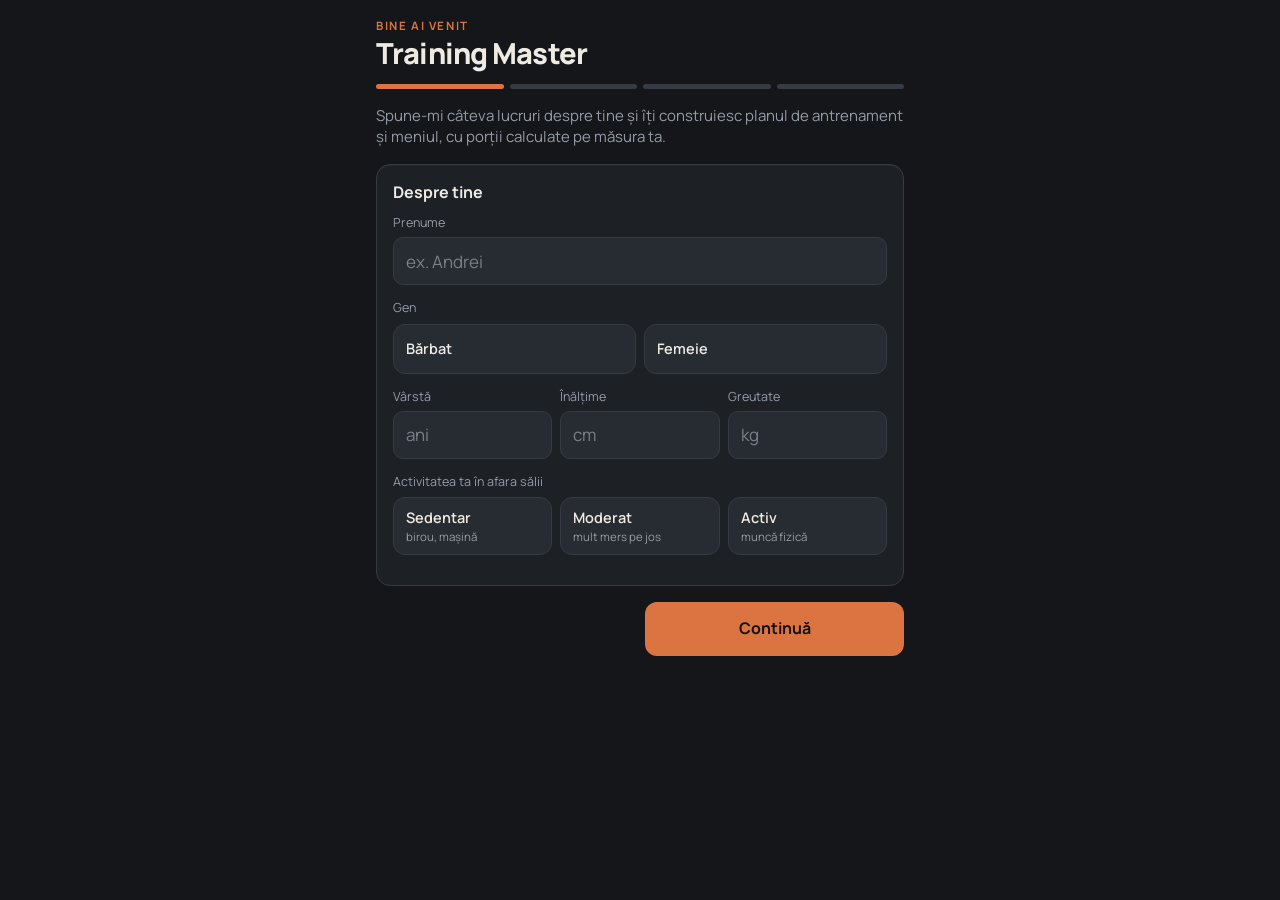
<file: index.html>
<!DOCTYPE html>
<html lang="ro">
<head>
<meta charset="UTF-8">
<meta name="viewport" content="width=device-width, initial-scale=1, viewport-fit=cover">
<title>Training Master</title>
<meta name="description" content="Plan de antrenament, meniu cu porții calculate și jurnal de progres, pe profilul tău.">
<meta name="theme-color" content="#141619">
<meta name="color-scheme" content="dark">
<meta name="mobile-web-app-capable" content="yes">
<meta name="apple-mobile-web-app-capable" content="yes">
<meta name="apple-mobile-web-app-status-bar-style" content="black-translucent">
<meta name="apple-mobile-web-app-title" content="Training Master">
<link rel="manifest" href="manifest.webmanifest">
<link rel="icon" type="image/png" sizes="192x192" href="icons/icon-192.png">
<link rel="apple-touch-icon" href="icons/apple-touch-icon.png">
<style>
/* Manrope (SIL Open Font License, vezi fonts/OFL-Manrope.txt), inclus în aplicație ca să meargă și fără internet */
@font-face{font-family:'Manrope';font-style:normal;font-display:swap;font-weight:200 800;src:url(fonts/manrope-latin-ext-wght-normal.woff2) format('woff2-variations');unicode-range:U+0100-02AF,U+0304,U+0308,U+0329,U+1E00-1E9F,U+1EF2-1EFF,U+2020,U+20A0-20AB,U+20AD-20C0,U+2113,U+2C60-2C7F,U+A720-A7FF}
@font-face{font-family:'Manrope';font-style:normal;font-display:swap;font-weight:200 800;src:url(fonts/manrope-latin-wght-normal.woff2) format('woff2-variations');unicode-range:U+0000-00FF,U+0131,U+0152-0153,U+02BB-02BC,U+02C6,U+02DA,U+02DC,U+0304,U+0308,U+0329,U+2000-206F,U+2074,U+20AC,U+2122,U+2191,U+2193,U+2212,U+2215,U+FEFF,U+FFFD}
:root{
  --bg:#141619; --surface:#1D2025; --surface-2:#272B32; --line:#353A43;
  --text:#EFEBE3; --muted:#959CA7; --good:#5DBB8A; --warn:#E0B552; --danger:#E0736B;
  --accent:#DB7440; --accent-dim:#7A3F1E; --anim-outline:#0D0F12; --map-base:#3A414B; --map-line:rgba(0,0,0,.35); --anim-pad:#2B3037; --anim-padhi:#4B535E; --anim-metal:#6E7682; --anim-metal2:#3B4149; --anim-steel:#A9B0BA; --anim-floor:#191C20; --anim-body:#E6E0D6; --anim-body2:#7D838D; --anim-hair:#2B2420; --anim-mp:var(--accent); --anim-ms:rgba(219,116,64,.45); --glow:rgba(219,116,64,.26);
  --r:14px; --tab-h:62px;
  /* v2.6: sistem de design unitar: toate culorile și razele trec prin variabilele de mai jos */
  --surface-hi:#23272D; --surface-lo:#1B1E23; --surface-glow:#2C3138; --map-bg:#2E343C;
  --placeholder:#79818C; --on-accent:#15110D; --on-good:#0E1A13; --on-light:#15171A;
  --info:#6FA8E6; --mistake:#E9B9AC; --banner-bg:#3A2E14; --banner-text:#F3DFA6;
  --good-soft:rgba(93,187,138,.14); --good-line:rgba(93,187,138,.5); --danger-soft:rgba(224,115,107,.12);
  --hairline:rgba(255,255,255,.035); --press:rgba(255,255,255,.05); --hover:rgba(255,255,255,.035);
  --scrim:rgba(0,0,0,.6); --glass:rgba(20,22,25,.94); --glass-2:rgba(20,22,25,.72);
  --r-xs:8px; --r-sm:10px; --r-md:12px; --r-lg:20px; --r-pill:999px;
  --shadow-float:0 8px 24px rgba(0,0,0,.5);
}
*{box-sizing:border-box;-webkit-tap-highlight-color:transparent}
html{-webkit-text-size-adjust:100%;overflow-x:hidden}
body{margin:0;background:var(--bg);color:var(--text);font:16px/1.45 Manrope,-apple-system,BlinkMacSystemFont,"Segoe UI",Roboto,Helvetica,Arial,sans-serif;font-feature-settings:"tnum" 0;-webkit-font-smoothing:antialiased;overscroll-behavior-y:none}
body.noscroll{overflow:hidden;position:fixed;left:0;right:0;width:100%}
button,input{font:inherit;color:inherit}
button{cursor:pointer;border:0;background:none;padding:0}
[hidden]{display:none!important}
h1,h2,h3,h4,p{margin:0}
small{font-size:12.5px;color:var(--muted);font-weight:400}
:focus-visible{outline:2px solid var(--accent);outline-offset:2px}

#app{max-width:560px;margin:0 auto;padding:0 16px calc(var(--tab-h) + 96px + env(safe-area-inset-bottom))}
#banner{background:var(--banner-bg);color:var(--banner-text);font-size:13px;padding:10px 16px calc(10px);padding-top:calc(10px + env(safe-area-inset-top));text-align:center}

.top{display:flex;justify-content:space-between;align-items:flex-end;padding:calc(18px + env(safe-area-inset-top)) 0 14px}
.eyebrow{color:var(--accent);font-size:11.5px;font-weight:700;letter-spacing:.14em;text-transform:uppercase}
h1{font-size:29px;font-weight:800;letter-spacing:-.02em;line-height:1.1;margin-top:3px;text-wrap:balance}
h2{font-size:21px;font-weight:800;letter-spacing:-.01em}
h3{font-size:16px;font-weight:700;margin-bottom:10px}
h4{font-size:12px;text-transform:uppercase;letter-spacing:.08em;color:var(--muted);margin:14px 0 6px}
.lead{color:var(--muted);margin:0 0 16px;font-size:15px}
.avatar{width:42px;height:42px;border-radius:50%;background:var(--accent-dim);border:2px solid var(--accent);font-weight:800;font-size:17px;flex:none}

.card{background:var(--surface);border:1px solid var(--line);border-radius:var(--r);padding:16px;margin-bottom:12px}
.card.note{border-left:3px solid var(--accent)}
.card.note p{color:var(--muted);font-size:14px;margin-top:4px}
.card.note.warn{border-left-color:var(--warn)} .card.note.good{border-left-color:var(--good)}
.card.note .btn{margin-top:10px}
.fine{font-size:13px;color:var(--muted);line-height:1.5}
.fine.pad{padding:8px 4px 0}
.kv{color:var(--muted);font-size:14px;margin-bottom:4px}

/* butoane */
.btn{display:inline-flex;align-items:center;justify-content:center;gap:6px;min-height:46px;padding:0 18px;border-radius:var(--r-md);background:var(--accent);color:var(--on-accent);font-weight:700;font-size:15px;text-decoration:none;white-space:nowrap}
.btn:active{filter:brightness(.88)}
.btn.ghost{background:transparent;color:var(--text);border:1px solid var(--line)}
.btn.small{min-height:38px;padding:0 13px;font-size:13.5px;border-radius:var(--r-sm)}
.btn.big{width:100%;min-height:54px;font-size:16px;margin-top:8px}
.btn.danger{color:var(--danger)}
.row2{display:grid;grid-template-columns:minmax(0,1fr) minmax(0,1fr);gap:10px;margin:12px 0}
.row2 .btn{padding:6px 10px;white-space:normal;text-align:center;line-height:1.2}
.icon{width:44px;height:44px;border-radius:var(--r-md);border:1px solid var(--line);font-size:20px;color:var(--muted);flex:none}

/* săptămâna */
.week{display:flex;justify-content:space-between;align-items:center;gap:12px;font-size:14.5px}
.week small{display:block;margin-top:2px}
.week b{font-size:17px}
.plates{display:flex;gap:5px;flex:none}
.plate{width:22px;height:22px;border-radius:50%;border:3px solid var(--line);position:relative}
.plate::after{content:"";position:absolute;inset:5px;border-radius:50%;background:var(--bg)}
.plate.on{border-color:var(--accent);background:var(--accent-dim)}

/* zile */
.chips{display:flex;gap:8px;overflow-x:auto;margin:0 -16px 14px;padding:2px 16px 6px;scrollbar-width:none}
.chips::-webkit-scrollbar{display:none}
.chip{flex:none;min-width:112px;text-align:left;padding:10px 13px;border-radius:var(--r-md);background:var(--surface);border:1px solid var(--line);display:flex;flex-direction:column;gap:1px}
.chip b{font-size:12px;color:var(--muted);font-weight:700;text-transform:uppercase;letter-spacing:.06em}
.chip span{font-size:14px;font-weight:600}
.chip i{font-style:normal;font-size:11px;color:var(--accent);font-weight:700}
.chip.on{background:var(--accent-dim);border-color:var(--accent)}
.chip.on b,.chip.on i{color:var(--text)}
.dayhead{margin:4px 0 12px}
.dayhead p{color:var(--muted);font-size:13.5px;margin-top:2px}

/* exerciții */
.ex{background:var(--surface);border:1px solid var(--line);border-radius:var(--r);margin-bottom:10px;overflow:hidden}
.ex.open{border-color:var(--accent)}
.ex-head{display:flex;align-items:center;gap:12px;width:100%;padding:13px 14px;text-align:left}
.ring{flex:none;width:44px;height:44px;border-radius:50%;border:3px solid var(--line);display:grid;place-items:center;font-size:13px;font-weight:700;color:var(--muted);font-variant-numeric:tabular-nums}
.ex.complete .ring{border-color:var(--good);background:var(--good-soft);color:var(--good);font-size:18px}
.ex-txt{flex:1;min-width:0;display:flex;flex-direction:column;gap:2px}
.ex-txt b{font-size:15.5px;line-height:1.25}
.chev{color:var(--muted);font-size:22px;transition:transform .15s}
.ex.open .chev{transform:rotate(90deg)}
.ex-body{padding:2px 14px 16px;border-top:1px solid var(--line)}
.anim{position:relative;margin:12px 0 0;background:var(--surface-2);border-radius:var(--r-md);color:var(--text);overflow:hidden}
.anim svg{display:block;width:100%;height:auto;max-height:240px}
.anim-btn{position:absolute;right:8px;top:8px;min-height:32px;padding:0 11px;border-radius:var(--r-sm);background:var(--glass-2);border:1px solid var(--line);font-size:12.5px;font-weight:700;color:var(--muted)}
.anim-cap{position:absolute;left:10px;top:9px;font-size:12px;font-weight:700;color:var(--accent);letter-spacing:.02em}
.sug{font-size:13.5px;color:var(--text);background:var(--surface-2);border-radius:var(--r-sm);padding:10px 12px;margin:12px 0}
.sets{display:flex;flex-direction:column;gap:8px}
.set{display:flex;align-items:center;gap:8px}
.sn{width:18px;text-align:center;font-size:13px;color:var(--muted);font-weight:700;flex:none}
.unit{font-size:12.5px;color:var(--muted);flex:none}
.in{width:100%;min-width:0;height:48px;border-radius:var(--r-sm);background:var(--surface-2);border:1px solid var(--line);padding:0 12px;font-size:17px;font-variant-numeric:tabular-nums}
.set .in{text-align:center;padding:0 6px}
.in::placeholder{color:var(--placeholder)}
.in:focus{outline:none;border-color:var(--accent)}
.chk{flex:none;width:48px;height:48px;border-radius:var(--r-sm);border:2px solid var(--line);font-size:20px;color:var(--muted);opacity:.75;transition:background .15s,border-color .15s,transform .1s}
.chk:active,.mchk:active,.stepper button:active,.icon:active{transform:scale(.94)}
.set.ok .chk{opacity:1}
.set.ok .chk{background:var(--good);border-color:var(--good);color:var(--on-good)}
.set.ok .in{border-color:var(--good-line);color:var(--good)}
.ex-actions{display:flex;flex-wrap:wrap;gap:8px;margin:12px 0 4px}

details.how{margin-top:12px;border-top:1px solid var(--line);padding-top:4px}
details.how summary{list-style:none;padding:10px 0;font-weight:700;font-size:14px;cursor:pointer;display:flex;justify-content:space-between}
details.how summary::-webkit-details-marker{display:none}
details.how summary::after{content:"+";color:var(--muted);font-size:18px;line-height:1}
details.how[open] summary::after{content:"−"}
details.how p,details.how li{font-size:14px;line-height:1.55}
details.how p{margin-bottom:8px;color:var(--muted)}
details.how p b{color:var(--text)}
details.how ol,details.how ul{margin:0;padding-left:20px}
details.how li{margin-bottom:5px}
details.how ul li{color:var(--mistake)}
details.how ul li b{color:var(--text)}
.card details.how ul li{color:var(--muted)}
.en{white-space:nowrap}
.tip{background:var(--surface-2);border-left:3px solid var(--accent);border-radius:var(--r-xs);padding:9px 12px;margin-top:10px;color:var(--text)!important}
.rest{margin-top:10px}

/* cronometru */
#timer{position:fixed;left:50%;transform:translateX(-50%);bottom:calc(var(--tab-h) + 10px + env(safe-area-inset-bottom));width:min(528px,calc(100% - 24px));z-index:30;background:var(--surface-2);border:1px solid var(--accent);border-radius:var(--r);display:flex;align-items:center;gap:6px;padding:8px 8px 8px 16px;overflow:hidden;box-shadow:var(--shadow-float)}
#timer-fill{position:absolute;left:0;top:0;bottom:0;background:var(--accent-dim);opacity:.55;transition:width .25s linear}
#timer-t{position:relative;flex:1;font-weight:800;font-size:18px;font-variant-numeric:tabular-nums}
#timer button{position:relative;min-width:48px;height:40px;border-radius:var(--r-sm);border:1px solid var(--line);background:var(--surface);font-size:13.5px;font-weight:700;padding:0 10px}
#timer.fin{border-color:var(--good)} #timer.fin #timer-fill{background:var(--good);opacity:.25}

/* nutriție */
.bar{margin-bottom:12px}
.bar-l{display:flex;justify-content:space-between;font-size:13.5px;color:var(--muted);margin-bottom:5px}
.bar-l b{color:var(--text);font-size:15px}
.track{height:9px;border-radius:5px;background:var(--surface-2);overflow:hidden}
.track i{display:block;height:100%;border-radius:5px;background:var(--accent);transition:width .3s}
.track i.alt{background:var(--good)}
.water{display:flex;justify-content:space-between;align-items:center;gap:12px}
.water small{display:block}
.stepper{display:flex;align-items:center;gap:6px;flex:none}
.stepper button{width:44px;height:44px;border-radius:var(--r-md);border:1px solid var(--line);font-size:22px}
.stepper span{min-width:48px;text-align:center;font-weight:800;font-size:18px;font-variant-numeric:tabular-nums}
.meal{background:var(--surface);border:1px solid var(--line);border-radius:var(--r);margin-bottom:10px}
.meal.open{border-color:var(--accent)}
.meal-head{display:flex;align-items:center;gap:10px;padding:12px}
.mchk{flex:none;width:44px;height:44px;border-radius:var(--r-md);border:2px solid var(--line);font-size:19px;color:var(--muted);transition:background .15s,border-color .15s,transform .1s}
.mchk.on{background:var(--good);border-color:var(--good);color:var(--on-good)}
.meal-txt{flex:1;min-width:0;text-align:left;display:flex;flex-direction:column;gap:3px}
.meal-txt small{text-transform:uppercase;letter-spacing:.04em;font-size:11px;font-weight:700;color:var(--accent)}
.meal-txt b{font-size:15px;line-height:1.3}
.meal.eaten .meal-txt b{color:var(--muted)}
.meal-body{padding:0 14px 14px;border-top:1px solid var(--line)}
.ingr{margin:12px 0;padding:0;list-style:none}
.ingr li{padding:8px 0;border-bottom:1px dashed var(--line);font-size:14.5px}
.ingr li:last-child{border-bottom:0}
.prep{font-size:14px;line-height:1.55;margin-bottom:8px}

/* progres */
.stats{display:grid;grid-template-columns:repeat(3,1fr);gap:8px;margin-bottom:12px}
.stats div,.tgrid div{background:var(--surface);border:1px solid var(--line);border-radius:var(--r-md);padding:12px 8px;text-align:center}
.stats b,.tgrid b{display:block;font-size:20px;font-weight:800;font-variant-numeric:tabular-nums}
.stats span,.tgrid span{display:block;font-size:11.5px;line-height:1.3;color:var(--muted);margin-top:2px}
.tgrid{display:grid;grid-template-columns:repeat(4,1fr);gap:6px;margin:12px 0}
.tgrid div{background:var(--surface-2);padding:10px 4px}
.tgrid b{font-size:16px}
.bwrow{display:grid;grid-template-columns:1fr 1fr auto;gap:8px;align-items:end;margin-bottom:10px}
.bwrow label,.fld{display:block;font-size:12.5px;color:var(--muted)}
.bwrow .in,.fld .in{margin-top:5px}
.bwrow .btn{height:48px}
.spark{width:100%;height:56px;margin:6px 0}
.advice{border-radius:var(--r-sm);padding:11px 12px;font-size:14px;background:var(--surface-2);border-left:3px solid var(--muted);margin:8px 0}
.advice.good{border-left-color:var(--good)} .advice.warn{border-left-color:var(--warn)}
.advice .btn{margin-top:10px}
.list{list-style:none;margin:8px 0 0;padding:0}
.list li{display:flex;justify-content:space-between;align-items:center;gap:12px;padding:11px 0;border-bottom:1px solid var(--line);font-size:14.5px}
.list li:last-child{border-bottom:0}
.list span{min-width:0}
.list small{display:block}
.list b{flex:none;font-weight:600;font-variant-numeric:tabular-nums;text-align:right}
.list.tap li{cursor:pointer;min-height:52px}
.list.tap b{color:var(--accent)}
.dot{display:inline-block;width:10px;height:10px;border-radius:50%;margin-right:8px}
.hist{border-bottom:1px solid var(--line)}
.hist:last-child{border-bottom:0}
.hist-head{width:100%;display:flex;justify-content:space-between;gap:10px;padding:12px 0;text-align:left;font-size:14px}
.hist-head b{flex:none;color:var(--muted);font-weight:600;font-variant-numeric:tabular-nums}
.hist-body{padding:0 0 12px}
.hist-body p{font-size:13.5px;color:var(--muted);margin-bottom:8px}
.hist-body p b{color:var(--text)}
.plan{margin:8px 0;padding:0;list-style:none;counter-reset:d}
.plan li{counter-increment:d;display:flex;flex-direction:column;padding:9px 0 9px 40px;position:relative;border-bottom:1px solid var(--line)}
.plan li:last-child{border-bottom:0}
.plan li::before{content:counter(d);position:absolute;left:0;top:10px;width:28px;height:28px;border-radius:50%;border:2px solid var(--accent);display:grid;place-items:center;font-size:13px;font-weight:800}
.plan span{font-size:13px;color:var(--muted)}

/* formular */
.fld{margin-bottom:14px}
.fld>span{display:block;margin-bottom:6px}
.grid3{display:grid;grid-template-columns:repeat(3,1fr);gap:8px}
.opts{display:flex;flex-wrap:wrap;gap:8px}
.opt{flex:1 1 30%;min-width:88px;position:relative}
.opt input{position:absolute;opacity:0;inset:0;width:100%;height:100%;margin:0;cursor:pointer}
.opt span{display:flex;flex-direction:column;justify-content:center;gap:2px;min-height:50px;height:100%;padding:9px 12px;border-radius:var(--r-md);border:1px solid var(--line);background:var(--surface-2);color:var(--text)}
.opt span b{font-size:14.5px;font-weight:600}
.opt span small{font-size:11.5px;line-height:1.3}
.opt input:checked+span{border-color:var(--accent);background:var(--accent-dim)}
.opt input:checked+span small{color:var(--text)}
.opt input:focus-visible+span{outline:2px solid var(--accent);outline-offset:2px}
.card>.opts .opt{flex-basis:100%}
.opts.sw .opt{flex:none;min-width:0;width:48px}
.swatch span{min-height:48px;padding:0;background:var(--c)!important;border:3px solid transparent}
.swatch input:checked+span{border-color:var(--text)}
.hint{display:block;margin-top:7px}

/* bara de jos */
#tabs{position:fixed;left:0;right:0;bottom:0;z-index:20;background:var(--glass);-webkit-backdrop-filter:blur(12px);backdrop-filter:blur(12px);border-top:1px solid var(--line);padding-bottom:env(safe-area-inset-bottom)}
#tabs div{max-width:560px;margin:0 auto;display:grid;grid-template-columns:repeat(4,1fr);height:var(--tab-h)}
#tabs button{display:flex;flex-direction:column;align-items:center;justify-content:center;gap:3px;color:var(--muted);font-size:11px;font-weight:600}
#tabs svg{width:24px;height:24px;fill:none;stroke:currentColor;stroke-width:1.8;stroke-linecap:round;stroke-linejoin:round}
#tabs button.on{color:var(--accent)}

/* foi */
#sheet{position:fixed;inset:0;z-index:40;background:var(--scrim);display:flex;align-items:flex-end;justify-content:center}
.sheet-box{width:100%;max-width:560px;max-height:88vh;display:flex;flex-direction:column;background:var(--surface);border-radius:var(--r-lg) var(--r-lg) 0 0;border-top:1px solid var(--line);box-shadow:var(--shadow-float)}
.sheet-bar{flex:none;position:relative;height:30px;display:flex;justify-content:center;align-items:flex-start;padding-top:8px}
.grab{width:40px;height:5px;border-radius:var(--r-pill);background:var(--line)}
.sheet-x{position:absolute;right:10px;top:8px;width:44px;height:44px;border-radius:var(--r-pill);background:var(--surface-2);color:var(--muted);font-size:16px;font-weight:700;z-index:3}
.sheet-x:active{transform:scale(.94)}
#sheet-in{position:relative;flex:1;min-height:0;overflow-y:auto;overscroll-behavior:contain;padding:6px 18px calc(20px + env(safe-area-inset-bottom));-webkit-overflow-scrolling:touch}
#sheet-in>h3:first-child{padding-right:44px}
#sheet-in h3{font-size:20px;font-weight:800;margin-bottom:8px}
#toast{position:fixed;left:50%;transform:translateX(-50%);bottom:calc(var(--tab-h) + 76px + env(safe-area-inset-bottom));z-index:50;background:var(--text);color:var(--on-light);font-size:14px;font-weight:600;padding:10px 16px;border-radius:var(--r-pill);max-width:calc(100% - 32px);text-align:center;box-shadow:0 6px 20px rgba(0,0,0,.5)}

@media (max-width:359px){.tgrid{grid-template-columns:repeat(2,1fr)}.bwrow{grid-template-columns:1fr 1fr}.bwrow .btn{grid-column:1/-1}}
@media (prefers-reduced-motion:reduce){*{transition:none!important}}

@supports (color: color-mix(in srgb, red 50%, transparent)){
  :root{--anim-ms:color-mix(in srgb, var(--accent) 45%, transparent);--glow:color-mix(in srgb, var(--accent) 30%, transparent)}
}

/* ---------- v2.2: antrenamentul de azi ---------- */
.hero{position:relative;border-radius:var(--r-lg);padding:18px 16px 16px;margin-bottom:12px;border:1px solid var(--line);overflow:hidden;
  background:radial-gradient(130% 95% at 100% 0%, var(--glow) 0%, transparent 62%), linear-gradient(180deg,var(--surface-hi),var(--surface-lo))}
.hero-top{display:flex;justify-content:space-between;gap:12px;align-items:flex-start}
.hero h2{font-size:27px;margin-top:5px;line-height:1.1}
.hero .mus{margin-top:14px}
.hero-stats{display:flex;gap:18px;margin:14px 0 6px;color:var(--muted);font-size:13px}
.hero-stats b{color:var(--text);font-size:16px;margin-right:2px;font-variant-numeric:tabular-nums}
.hero .btn.big{margin-top:10px;box-shadow:0 6px 18px -6px var(--glow)}
.hero-done{display:flex;justify-content:space-between;align-items:center;gap:10px;margin-top:12px;padding:10px 10px 10px 14px;border-radius:var(--r-md);background:var(--good-soft);color:var(--good);font-weight:700;font-size:14px}
.pring{position:relative;width:64px;height:64px;flex:none}
.pring svg{width:100%;height:100%;display:block}
.pr-bg{fill:none;stroke:rgba(255,255,255,.08);stroke-width:5.5}
.pr-fg{fill:none;stroke:var(--accent);stroke-width:5.5;stroke-linecap:round;transition:stroke-dasharray .45s ease}
.pring span{position:absolute;inset:0;display:flex;flex-direction:column;align-items:center;justify-content:center;font-size:11.5px;color:var(--muted);line-height:1.15;text-align:center}
.pring em{font-style:normal;white-space:nowrap}
.pring b{font-size:17px;color:var(--text)}
.pring small{font-size:10.5px}
.sec{font-size:11.5px;text-transform:uppercase;letter-spacing:.12em;color:var(--muted);margin:22px 2px 10px;font-weight:700}
.week{padding:13px 16px}

/* grupe musculare */
.mus{display:flex;flex-wrap:wrap;gap:6px}
.mu{font-size:12px;font-weight:700;padding:6px 10px;border-radius:var(--r-pill);line-height:1;white-space:nowrap}
.mu.p{background:var(--accent);color:var(--on-accent)}
.mu.s{background:var(--anim-ms);color:var(--text)}

/* rândul exercițiului */
.ex-head{gap:12px;padding:10px 12px}
.anim-thumb{width:62px;height:50px;border-radius:var(--r-sm);background:var(--surface-2);flex:none;overflow:hidden;display:block}
.anim-thumb svg{width:100%;height:100%;display:block}
.ex-txt small.tgt{color:var(--text);opacity:.8;font-weight:600}
.ex .ring{width:40px;height:40px;font-size:12px;border-width:2.5px}
.ex.complete .anim-thumb{box-shadow:inset 0 0 0 2px var(--good)}
.anim{margin-top:12px}
.anim .mus{position:relative;padding:2px 10px 11px}
.anim-btn{width:44px;min-height:44px;padding:0;font-size:12px;letter-spacing:-.05em}

/* nutriție */
.nut{display:flex;gap:16px;align-items:center}
.kring{position:relative;width:122px;height:122px;flex:none}
.kring svg{width:100%;height:100%;display:block}
.kr-bg{fill:none;stroke:var(--surface-2);stroke-width:9}
.kr-fg{fill:none;stroke:var(--accent);stroke-width:9;stroke-linecap:round;transition:stroke-dasharray .45s ease}
.kring div{position:absolute;inset:0;display:flex;flex-direction:column;align-items:center;justify-content:center;text-align:center;line-height:1.15}
.kring b{font-size:22px;font-weight:800;font-variant-numeric:tabular-nums}
.kring span{font-size:11.5px;color:var(--muted)}
.kring small{font-size:11px}
.macros{flex:1;min-width:0}
.macros .bar{margin-bottom:10px}
.macros .bar:last-child{margin-bottom:0}
.macros .bar-l{font-size:12.5px}
.macros .bar-l b{font-size:14px}
.track i.mp{background:var(--good)} .track i.mc{background:var(--info)} .track i.mf{background:var(--warn)}
.fine.pad0{margin:-2px 4px 14px}

/* onboarding pe pași */
.steps{display:flex;gap:6px;margin:0 0 16px}
.steps span{flex:1;height:5px;border-radius:3px;background:var(--line);transition:background .3s}
.steps span.on{background:var(--accent)} .steps span.done{background:var(--accent-dim)}
.row2.wiz{margin-top:16px}
.row2.wiz .btn{min-height:54px;font-size:16px}

@media (max-width:359px){.nut{flex-direction:column;align-items:stretch}.kring{margin:0 auto}.hero-stats{gap:12px}}

/* ---------- v2.3: finisaje ---------- */
.card{box-shadow:inset 0 1px 0 var(--hairline)}
h1{letter-spacing:-.03em}
.avatar{box-shadow:0 0 0 4px var(--bg),0 0 0 5px var(--line);transition:transform .15s}
.avatar:active{transform:scale(.94)}
#tabs button{transition:color .2s}
#tabs svg{box-sizing:content-box;padding:4px 16px;border-radius:var(--r-pill);transition:background .2s}
#tabs button.on svg{background:var(--glow)}
.btn{transition:filter .15s, transform .1s}
.btn:active{transform:scale(.98)}
.ex,.meal{transition:border-color .2s}
.anim{background:radial-gradient(120% 90% at 50% 0%, var(--surface-glow) 0%, var(--surface-2) 70%)}
.vchart{display:flex;gap:7px;align-items:flex-end;height:120px;margin:6px 0 10px}
.vb{flex:1;display:flex;flex-direction:column;align-items:center;justify-content:flex-end;height:100%;gap:6px;min-width:0}
.vb i{display:block;width:100%;border-radius:7px 7px 3px 3px;background:var(--surface-2);min-height:4px;transition:height .4s ease}
.vb.cur i{background:var(--accent)}
.vb.has i{background:var(--accent-dim)}
.vb.cur.has i{background:var(--accent)}
.vb span{font-size:10px;color:var(--muted);white-space:nowrap}
.vb b{font-size:10px;color:var(--text);font-weight:700;min-height:12px}

/* ---------- v2.5: alegerea antrenamentului ---------- */
.bmap{display:block}
.bmap text{font-size:5.2px;fill:var(--muted);font-family:inherit;letter-spacing:.02em}
.hero-body{display:flex;gap:12px;align-items:center;margin-top:12px}
.hero-body .bmap{width:92px;flex:none}
.hero-body .mus{margin-top:0;align-content:center}
.linkbtn{display:flex;align-items:center;justify-content:center;gap:8px;width:100%;min-height:44px;margin-top:6px;color:var(--accent);font-weight:700;font-size:14px;border-radius:var(--r-md)}
.linkbtn svg{width:18px;height:18px;fill:none;stroke:currentColor;stroke-width:2;stroke-linecap:round;stroke-linejoin:round}
.linkbtn:active{background:var(--press)}
.chip.more{border-style:dashed;background:transparent}
.chip.more i{font-size:16px;line-height:1;color:var(--accent)}
.jumps{display:flex;gap:6px;overflow-x:auto;margin:12px -18px 4px;padding:0 18px 4px;scrollbar-width:none;position:sticky;top:-6px;z-index:2;background:var(--surface);padding-top:10px}
.jumps::-webkit-scrollbar{display:none}
.jumps button{flex:none;font-size:12.5px;font-weight:700;padding:8px 12px;border-radius:var(--r-pill);border:1px solid var(--line);color:var(--text);background:var(--surface-2);white-space:nowrap}
.pk{margin-top:18px}
.pk h4{display:flex;align-items:center;gap:8px;font-size:15px;text-transform:none;letter-spacing:0;color:var(--text);margin:0 0 4px}
.pk>.fine{margin-bottom:10px}
.wgrid{display:grid;grid-template-columns:minmax(0,1fr) minmax(0,1fr);gap:10px}
.wcard{display:flex;flex-direction:column;gap:8px;text-align:left;background:var(--surface-2);border:1px solid var(--line);border-radius:var(--r);padding:10px 10px 12px;transition:border-color .2s, transform .1s}
.wcard:active{transform:scale(.98)}
.wcard .bmap{width:100%;height:auto;max-height:96px;border-radius:var(--r-sm);background:radial-gradient(90% 90% at 50% 30%, var(--map-bg), var(--surface-hi));padding:6px 0 2px}
.wcard.on{border-color:var(--accent);box-shadow:inset 0 0 0 1px var(--accent)}
.wtxt{display:flex;flex-direction:column;gap:3px;min-width:0}
.wtxt b{font-size:14px;line-height:1.25}
.wtxt small{font-size:11.5px;line-height:1.3}
.wtxt em{font-style:normal;font-size:11.5px;color:var(--muted);font-weight:600}
.badge{display:inline-block;align-self:flex-start;font-style:normal;font-size:10.5px;font-weight:800;letter-spacing:.04em;text-transform:uppercase;color:var(--on-accent);background:var(--accent);border-radius:var(--r-pill);padding:3px 7px}

/* ---------- v2.6: sistem de design unitar și stări ---------- */
/* stări de apăsare pentru tot ce se atinge; stări de hover doar pe dispozitive cu mouse */
.chip,.wcard,.list.tap li,.hist-head,.meal-txt,.ex-head,.jumps button{transition:background .15s,border-color .15s,transform .1s}
.chip:active,.jumps button:active{transform:scale(.97)}
.list.tap li:active,.hist-head:active{background:var(--press)}
.list.tap li{margin:0 -8px;padding-left:8px;padding-right:8px;border-radius:var(--r-sm)}
.list.tap li:focus-visible{outline-offset:-2px}
.btn:disabled,.btn[aria-disabled=true]{opacity:.45;pointer-events:none}
.icon[aria-disabled=true]{opacity:.35}
@media (hover:hover){
  .btn:hover{filter:brightness(1.08)}
  .btn.ghost:hover{background:var(--hover);filter:none}
  .chip:hover,.wcard:hover{border-color:var(--muted)}
  .chip.on:hover,.wcard.on:hover{border-color:var(--accent)}
  .list.tap li:hover,.hist-head:hover,.ex-head:hover,.icon:hover,.stepper button:hover,.chk:hover,.mchk:hover,.sheet-x:hover{background:var(--hover)}
  .set.ok .chk:hover,.mchk.on:hover{background:var(--good)}
}
.btn.danger-fill{background:var(--danger);color:var(--on-good)}
.btn.ghost.danger{border-color:var(--danger-soft);background:var(--danger-soft)}

/* exercițiul care urmează și trecerea la următorul */
.ex.next{border-color:var(--accent-dim)}
.ex.next:not(.open){box-shadow:inset 3px 0 0 var(--accent)}
.nx{font-style:normal;font-size:10.5px;font-weight:800;letter-spacing:.08em;text-transform:uppercase;color:var(--accent)}
.next-btn{margin-top:14px}

/* nutriție */
.kring b.over{color:var(--warn)}
.kr-fg.over{stroke:var(--warn)}
.water small+small{margin-top:0}

/* profil */
.bk{font-size:13px;font-weight:600;color:var(--good);margin:10px 0 0}
.bk.none{color:var(--warn)}
.card.dz{border-color:var(--danger-soft);background:linear-gradient(180deg,var(--danger-soft),transparent 70%),var(--surface)}
.card.dz .btn{margin-top:12px;width:100%}
.bwrow label{display:flex;flex-direction:column;justify-content:flex-end}
.hero .eyebrow{text-wrap:balance}

</style>
</head>
<body>
<div id="banner" hidden>Salvarea nu funcționează în acest mod de navigare (fereastră privată?). Datele se pierd când închizi pagina.</div>
<main id="app"></main>

<div id="timer" hidden>
  <div id="timer-fill"></div>
  <span id="timer-t" aria-live="polite"></span>
  <button data-act="tminus" aria-label="Scade 15 secunde">−15</button>
  <button data-act="tplus" aria-label="Adaugă 15 secunde">+15</button>
  <button data-act="tskip">Sari</button>
</div>

<nav id="tabs" hidden aria-label="Secțiuni"><div>
  <button data-act="tab" data-tab="train"><svg viewBox="0 0 24 24" aria-hidden="true"><path d="M6.5 7v10M3.5 9.5v5M17.5 7v10M20.5 9.5v5M6.5 12h11"/></svg>Antrenament</button>
  <button data-act="tab" data-tab="food"><svg viewBox="0 0 24 24" aria-hidden="true"><path d="M7 3v8M4.5 3v4.5a2.5 2.5 0 0 0 5 0V3M7 11v10M17 3c-2 1.5-3 4-3 7h3zm0 7v11"/></svg>Nutriție</button>
  <button data-act="tab" data-tab="prog"><svg viewBox="0 0 24 24" aria-hidden="true"><path d="M4 20V10M10 20V4M16 20v-7M21 20H3"/></svg>Progres</button>
  <button data-act="tab" data-tab="me"><svg viewBox="0 0 24 24" aria-hidden="true"><circle cx="12" cy="8" r="4"/><path d="M4 21c0-4 3.5-6.5 8-6.5s8 2.5 8 6.5"/></svg>Profil</button>
</div></nav>

<div id="sheet" hidden data-act="sheetbg"><div class="sheet-box" role="dialog" aria-modal="true"><div class="sheet-bar"><span class="grab" aria-hidden="true"></span><button class="sheet-x" data-act="closesheet" aria-label="Închide">✕</button></div><div id="sheet-in"></div></div></div>
<div id="toast" hidden role="status"></div>

<script>
/* ============ DATE: exerciții, programe, rețete ============ */

/* k: 'c' = compus partea superioară, 'l' = compus partea inferioară, 'i' = izolare, 't' = pe timp
   bw: true = se poate face fără greutate adăugată */
const EX = {
  /* ---------- PIEPT ---------- */
  bench: {n:'Împins la piept cu bara', en:'Bench Press', m:'Piept', k:'c', eq:'Bancă orizontală + bară',
    s:['Întinde-te pe bancă cu tălpile ferm pe podea și omoplații trași spre spate și în jos.',
       'Prinde bara puțin mai lat decât umerii și coboar-o controlat până atinge ușor pieptul, la nivelul sternului.',
       'Împinge bara în sus până brațele sunt aproape întinse, fără să blochezi brusc coatele.',
       'Inspiră la coborâre, expiră la împingere.'],
    b:['Bara săltată de pe piept: pierzi controlul și crește riscul de accidentare.','Șoldul ridicat de pe bancă în timpul împingerii.'],
    tip:'La primele ședințe lucrează doar cu bara goală (20 kg) și roagă un antrenor din sală să îți verifice poziția.',
    alt:['dbbench','chestpress','pushup']},
  dbbench: {n:'Împins la piept cu gantere', en:'Dumbbell Bench Press', m:'Piept', k:'c', eq:'Bancă orizontală + gantere',
    s:['Șezi pe bancă cu ganterele pe coapse, apoi lasă-te pe spate aducându-le la nivelul pieptului.',
       'Împinge ganterele în sus și ușor spre interior, fără să le lovești una de alta.',
       'Coboară controlat până când coatele ajung puțin sub nivelul băncii.'],
    b:['Coatele deschise la 90° față de corp: ține-le la aproximativ 45°.','Coborâre prea rapidă, fără control.'],
    tip:'Notează greutatea unei singure gantere.', alt:['bench','chestpress','pushup']},
  chestpress: {n:'Împins la piept la aparat', en:'Chest Press Machine', m:'Piept', k:'c', eq:'Aparat chest press',
    s:['Reglează scaunul astfel încât mânerele să fie la nivelul pieptului.',
       'Ține spatele lipit de spătar și împinge mânerele înainte până brațele sunt aproape întinse.',
       'Revino lent, fără să lași plăcile de greutate să se atingă între repetări.'],
    b:['Umerii ridicați spre urechi.','Spatele desprins de spătar ca să ajuți împingerea.'],
    tip:'Cel mai simplu exercițiu de piept pentru început: aparatul ghidează mișcarea.', alt:['dbbench','bench','pushup']},
  incline: {n:'Împins înclinat cu gantere', en:'Incline Dumbbell Press', m:'Piept superior', k:'c', eq:'Bancă înclinată 30-45° + gantere',
    s:['Reglează banca la 30-45° și adu ganterele la nivelul pieptului.',
       'Împinge ganterele în sus și ușor spre interior.',
       'Coboară controlat până simți o întindere ușoară în piept.'],
    b:['Bancă prea ridicată: exercițiul devine unul pentru umeri.','Spatele arcuit excesiv.'],
    tip:'Notează greutatea unei singure gantere.', alt:['chestpress','dbbench','pushup']},
  pushup: {n:'Flotări', en:'Push-up', m:'Piept, triceps', k:'c', bw:true, eq:'Fără echipament (sau o bancă)',
    s:['Palmele puțin mai late decât umerii, corpul drept de la cap la călcâie.',
       'Coboară pieptul spre podea cu coatele la aproximativ 45° față de corp.',
       'Împinge înapoi până brațele sunt întinse.'],
    b:['Șoldul lăsat în jos sau ridicat prea sus.','Capul împins înainte.'],
    tip:'Prea greu? Pune palmele pe o bancă sau sprijină-te pe genunchi. Lasă câmpul de kg gol.', alt:['chestpress','dbbench']},
  flye: {n:'Fluturări la aparat sau la cablu', en:'Pec Deck / Cable Fly', m:'Piept', k:'i', eq:'Aparat pec deck sau cabluri',
    s:['Brațele deschise lateral, coatele ușor îndoite.',
       'Adu brațele în față ca într-o îmbrățișare, strângând pieptul la final.',
       'Revino lent până simți întinderea în piept.'],
    b:['Coatele care se îndoaie și se întind: unghiul rămâne fix.','Greutate prea mare, mișcare din umeri.'],
    tip:'', alt:['incline','chestpress']},

  /* ---------- SPATE ---------- */
  latpull: {n:'Tracțiuni la helcometru', en:'Lat Pulldown', m:'Spate (dorsali)', k:'c', eq:'Helcometru cu bară lată',
    s:['Fixează coapsele sub suport și prinde bara mai lat decât umerii.',
       'Trage bara spre partea de sus a pieptului, cu pieptul ușor împins înainte.',
       'Gândește-te că tragi cu coatele spre șolduri, nu cu mâinile.',
       'Revino controlat până brațele sunt întinse.'],
    b:['Balans din trunchi ca să tragi bara.','Bara trasă în spatele gâtului: riscant pentru umeri.'],
    tip:'', alt:['asstpull','crow','dbrow']},
  asstpull: {n:'Tracțiuni asistate la aparat', en:'Assisted Pull-up', m:'Spate (dorsali)', k:'c', eq:'Aparat de tracțiuni asistate',
    s:['Alege contragreutatea, urcă pe platformă și prinde mânerele late.',
       'Trage-te în sus până bărbia trece de mâini, cu pieptul înainte.',
       'Coboară lent până brațele sunt întinse.'],
    b:['Mișcare pe jumătate, fără întindere completă jos.','Umerii ridicați spre urechi.'],
    tip:'Notează contragreutatea aleasă. Aici progresul înseamnă o contragreutate MAI MICĂ.', alt:['latpull','crow'], assist:true},
  crow: {n:'Ramat la cablu din șezut', en:'Seated Cable Row', m:'Spate (mijloc)', k:'c', eq:'Aparat de ramat cu cablu',
    s:['Șezi cu genunchii ușor îndoiți și spatele drept.',
       'Trage mânerul spre abdomen, cu coatele pe lângă corp, apropiind omoplații.',
       'Revino controlat până brațele sunt întinse, fără să rotunjești spatele.'],
    b:['Legănatul trunchiului înainte și înapoi.','Umerii ridicați spre urechi.'],
    tip:'', alt:['machinerow','dbrow','latpull','brow']},
  dbrow: {n:'Ramat cu gantera, un braț', en:'One-Arm Dumbbell Row', m:'Spate', k:'c', eq:'Bancă + ganteră',
    s:['Sprijină un genunchi și o palmă pe bancă, cu spatele drept și paralel cu podeaua.',
       'Trage gantera spre șold, cu cotul aproape de corp.',
       'Coboară controlat până brațul este întins. Fă toate repetările, apoi schimbă brațul.'],
    b:['Trunchiul care se rotește ca să ridice greutatea.','Gantera trasă spre umăr în loc de șold.'],
    tip:'', alt:['machinerow','crow','latpull','brow']},
  brow: {n:'Ramat cu bara, aplecat', en:'Barbell Row', m:'Spate', k:'c', eq:'Bară',
    s:['Apleacă trunchiul la aproximativ 45°, cu genunchii ușor îndoiți și spatele drept.',
       'Trage bara spre partea de jos a abdomenului, cu coatele aproape de corp.',
       'Coboară controlat până brațele sunt întinse.'],
    b:['Spatele rotunjit.','Trunchiul ridicat la fiecare repetare ca să ajuți mișcarea.'],
    tip:'Dacă simți zona lombară, treci la ramatul la aparat, cu pieptul sprijinit.', alt:['machinerow','crow','dbrow']},
  machinepress: {n:'Împins pentru umeri la aparat', en:'Machine Shoulder Press', m:'Umeri', k:'c', eq:'Aparat shoulder press',
    s:['Reglează scaunul astfel încât mânerele să fie la nivelul umerilor.',
       'Cu spatele lipit de spătar, împinge mânerele în sus până brațele sunt aproape întinse.',
       'Coboară controlat până când mâinile ajung la nivelul bărbiei.'],
    b:['Spatele desprins de spătar.','Coatele blocate brusc sus.'],
    tip:'Varianta cea mai sigură pentru umeri la început: aparatul ghidează traseul.', alt:['dbshoulder','ohp']},
  machinerow: {n:'Ramat la aparat, cu pieptul sprijinit', en:'Chest-Supported Machine Row', m:'Spate (mijloc)', k:'c', eq:'Aparat de ramat cu suport pentru piept',
    s:['Reglează scaunul astfel încât mânerele să fie la nivelul pieptului și sprijină pieptul de pernă.',
       'Trage mânerele spre corp, ducând coatele în spate și apropiind omoplații.',
       'Revino lent până brațele sunt întinse, fără să desprinzi pieptul de pernă.'],
    b:['Pieptul desprins de pernă ca să tragi cu tot corpul.','Umerii ridicați spre urechi.'],
    tip:'Suportul de piept scoate zona lombară din ecuație: bun dacă te doare spatele la ramat.', alt:['crow','dbrow','latpull']},
  facepull: {n:'Face pull la cablu', en:'Face Pull', m:'Umeri posteriori, spate sus', k:'i', eq:'Cablu cu frânghie, la nivelul feței',
    s:['Prinde frânghia cu ambele mâini și fă un pas în spate.',
       'Trage frânghia spre față, despărțind capetele, cu coatele la nivelul umerilor.',
       'Ține o secundă, apoi revino controlat.'],
    b:['Greutate prea mare: mișcarea devine scurtă și smucită.','Trunchiul lăsat pe spate.'],
    tip:'Foarte bun pentru postură și sănătatea umerilor. Nu îl sări.', alt:['latraise']},

  /* ---------- UMERI ---------- */
  ohp: {n:'Împins deasupra capului cu bara', en:'Overhead Press', m:'Umeri', k:'c', eq:'Bară + suport',
    s:['Stai în picioare cu bara la nivelul claviculelor, prinsă puțin mai lat decât umerii.',
       'Strânge abdomenul și fesierii pentru stabilitate.',
       'Împinge bara vertical până brațele sunt întinse, trecând capul ușor în față la final.',
       'Coboară controlat înapoi la nivelul claviculelor.'],
    b:['Spatele arcuit excesiv.','Bara împinsă în față în loc de vertical.'],
    tip:'', alt:['machinepress','dbshoulder']},
  dbshoulder: {n:'Împins cu gantere din șezut', en:'Dumbbell Shoulder Press', m:'Umeri', k:'c', eq:'Bancă cu spătar + gantere',
    s:['Șezi cu spatele sprijinit și ganterele la nivelul umerilor, cu palmele spre înainte.',
       'Împinge ganterele deasupra capului până brațele sunt aproape întinse.',
       'Coboară controlat până la nivelul urechilor.'],
    b:['Spatele desprins de spătar.','Coborâre prea scurtă.'],
    tip:'Notează greutatea unei singure gantere.', alt:['machinepress','ohp']},
  latraise: {n:'Ridicări laterale cu gantere', en:'Lateral Raise', m:'Umeri (lateral)', k:'i', eq:'Gantere ușoare',
    s:['Stai în picioare cu ganterele pe lângă corp și coatele ușor îndoite.',
       'Ridică brațele lateral până la nivelul umerilor.',
       'Coboară lent, în 2-3 secunde.'],
    b:['Greutate prea mare și balans din corp.','Brațele ridicate peste nivelul umerilor.'],
    tip:'Aici greutățile mici sunt normale: 2-6 kg pe ganteră la început.', alt:['facepull']},

  /* ---------- BRAȚE ---------- */
  bicep: {n:'Flexii pentru biceps cu gantere', en:'Dumbbell Curl', m:'Biceps', k:'i', eq:'Gantere',
    s:['Stai în picioare cu brațele întinse și coatele lipite de corp.',
       'Îndoaie coatele și ridică ganterele spre umeri, fără să miști coatele din loc.',
       'Coboară controlat până brațele sunt complet întinse.'],
    b:['Balans din spate ca să arunci greutatea în sus.'], tip:'', alt:['hammer','cablecurl']},
  hammer: {n:'Flexii ciocan', en:'Hammer Curl', m:'Biceps, antebraț', k:'i', eq:'Gantere',
    s:['Ține ganterele cu palmele față în față, ca pe un ciocan.',
       'Îndoaie coatele și ridică ganterele spre umeri, cu coatele fixe pe lângă corp.',
       'Coboară controlat.'],
    b:['Balans din corp.'], tip:'', alt:['bicep','cablecurl']},
  cablecurl: {n:'Flexii pentru biceps la cablu', en:'Cable Curl', m:'Biceps', k:'i', eq:'Cablu jos, cu bară dreaptă sau EZ',
    s:['Stai cu fața la aparat și prinde bara cu palmele în sus, cu coatele lipite de corp.',
       'Îndoaie coatele și adu bara spre piept, fără să miști coatele din loc.',
       'Coboară lent până brațele sunt întinse. Cablul ține mușchiul încordat pe tot traseul.'],
    b:['Balans din spate.','Coatele care fug în față la urcare.'], tip:'', alt:['bicep','hammer']},
  tricep: {n:'Extensii pentru triceps la cablu', en:'Triceps Pushdown', m:'Triceps', k:'i', eq:'Cablu sus, cu bară sau frânghie',
    s:['Prinde bara sau frânghia cu coatele lipite de corp, îndoite la 90°.',
       'Întinde brațele complet în jos, fără să miști coatele.',
       'Revino controlat până la 90°.'],
    b:['Coatele depărtate de corp.','Trunchiul aplecat peste bară ca să împingi cu greutatea corpului.'], tip:'', alt:['ohtri']},
  ohtri: {n:'Extensii triceps deasupra capului, la cablu', en:'Overhead Cable Triceps Extension', m:'Triceps', k:'i', eq:'Cablu jos, cu frânghie',
    s:['Cu spatele la aparat, ține frânghia în spatele capului, cu coatele îndreptate înainte.',
       'Întinde brațele deasupra capului, fără să depărtezi coatele.',
       'Revino lent până simți întinderea în triceps.'],
    b:['Coatele care se deschid lateral.','Spatele arcuit.'], tip:'', alt:['tricep']},

  /* ---------- PICIOARE & FESIERI ---------- */
  squat: {n:'Genuflexiuni cu bara', en:'Back Squat', m:'Cvadriceps, fesieri', k:'l', eq:'Rack + bară',
    s:['Așază bara pe partea de sus a spatelui (nu pe gât), cu picioarele la lățimea umerilor.',
       'Coboară împingând șoldul în spate și îndoind genunchii, ca și cum te-ai așeza pe un scaun.',
       'Coboară până când coapsele sunt cel puțin paralele cu podeaua, cu genunchii pe direcția vârfurilor.',
       'Ridică-te împingând în toată talpa, cu spatele drept.'],
    b:['Genunchii care cad spre interior la ridicare.','Călcâiele ridicate de pe podea.'],
    tip:'Învață mișcarea cu bara goală sau cu varianta goblet. Montează barele de siguranță ale rack-ului.',
    alt:['goblet','legpress','hacksquat']},
  goblet: {n:'Genuflexiuni goblet', en:'Goblet Squat', m:'Cvadriceps, fesieri', k:'l', eq:'O ganteră sau un kettlebell',
    s:['Ține gantera vertical la piept, cu coatele sub ea.',
       'Coboară între genunchi, cu pieptul sus și călcâiele pe podea.',
       'Ridică-te împingând în toată talpa.'],
    b:['Trunchiul aplecat mult înainte.','Genunchii care cad spre interior.'],
    tip:'Cea mai bună variantă pentru a învăța genuflexiunea.', alt:['squat','legpress','hacksquat']},
  legpress: {n:'Presă pentru picioare', en:'Leg Press', m:'Cvadriceps, fesieri', k:'l', eq:'Aparat leg press',
    s:['Așază tălpile pe platformă la lățimea umerilor, cu spatele și șoldul lipite de scaun.',
       'Coboară platforma controlat până când genunchii ajung la aproximativ 90°.',
       'Împinge înapoi fără să blochezi genunchii la final.'],
    b:['Genunchii blocați complet sus.','Șoldul care se ridică de pe scaun în punctul de jos.'],
    tip:'Tălpile mai sus pe platformă mută efortul spre fesieri; mai jos, spre cvadriceps.', alt:['hacksquat','goblet','squat']},
  hacksquat: {n:'Genuflexiuni la aparatul hack', en:'Hack Squat', m:'Cvadriceps, fesieri', k:'l', eq:'Aparat hack squat',
    s:['Sprijină spatele și umerii de pernele aparatului, cu tălpile la lățimea umerilor, la mijlocul platformei.',
       'Deblochează siguranțele și coboară controlat până când coapsele sunt paralele cu platforma.',
       'Împinge în toată talpa până aproape de întindere, fără să blochezi genunchii.'],
    b:['Călcâiele ridicate de pe platformă.','Coborâre prea scurtă.'],
    tip:'La final, pune la loc siguranțele înainte să ieși din aparat.', alt:['squat','legpress','goblet']},
  rdl: {n:'Îndreptări românești', en:'Romanian Deadlift', m:'Ischiogambieri, fesieri', k:'l', eq:'Bară sau gantere',
    s:['Ține bara în fața coapselor, cu genunchii ușor îndoiți.',
       'Împinge șoldul în spate și coboară bara lipită de picioare, cu spatele drept.',
       'Oprește-te când simți o întindere puternică în spatele coapselor, de obicei sub genunchi.',
       'Revino împingând șoldul înainte și strângând fesierii.'],
    b:['Spatele rotunjit.','Genunchii îndoiți prea mult: exercițiul devine genuflexiune.'],
    tip:'', alt:['backext','legcurl','hipthrust']},
  deadlift: {n:'Îndreptări clasice', en:'Deadlift', m:'Spate, fesieri, picioare', k:'l', eq:'Bară cu discuri',
    s:['Stai cu bara deasupra mijlocului tălpii, cu picioarele la lățimea șoldului.',
       'Prinde bara în afara picioarelor, cu spatele drept, pieptul sus și umerii puțin în fața barei.',
       'Ridică bara lipită de corp, întinzând în același timp genunchii și șoldul.',
       'Coboară controlat pe același traseu.'],
    b:['Spatele rotunjit: cea mai importantă greșeală de evitat.','Bara depărtată de corp.'],
    tip:'Exercițiu tehnic. Nu te grăbi cu greutatea și cere unui antrenor să te vadă la început.',
    alt:['rdl','hipthrust','backext']},
  hipthrust: {n:'Hip thrust', en:'Hip Thrust', m:'Fesieri', k:'l', eq:'Bancă + bară (cu burete) sau aparat dedicat',
    s:['Sprijină partea de sus a spatelui pe bancă, cu bara peste șold și tălpile pe podea.',
       'Împinge șoldul în sus până când trunchiul este paralel cu podeaua.',
       'Strânge fesierii o secundă sus, cu bărbia în piept.',
       'Coboară controlat.'],
    b:['Spatele arcuit în loc de fesieri strânși.','Tălpile prea departe sau prea aproape: sus, gambele trebuie să fie verticale.'],
    tip:'Folosește un burete sau un prosop pe bară. Dacă sala are aparat de hip thrust, este mai comod.',
    alt:['glutebridge','backext','rdl']},
  glutebridge: {n:'Podul fesier', en:'Glute Bridge', m:'Fesieri', k:'l', bw:true, eq:'Saltea (opțional o ganteră pe șold)',
    s:['Întinde-te pe spate cu genunchii îndoiți și tălpile aproape de șezut.',
       'Împinge șoldul în sus până când corpul este drept de la umeri la genunchi.',
       'Strânge fesierii două secunde, apoi coboară.'],
    b:['Împingere din zona lombară.','Tălpile prea departe de șezut.'], tip:'', alt:['hipthrust','backext']},
  bulgarian: {n:'Fandări bulgărești', en:'Bulgarian Split Squat', m:'Fesieri, cvadriceps', k:'l', bw:true, eq:'Bancă + gantere',
    s:['Sprijină laba piciorului din spate pe bancă, cu celălalt picior la un pas mare în față.',
       'Coboară genunchiul din spate spre podea, cu trunchiul ușor aplecat înainte.',
       'Împinge în călcâiul piciorului din față ca să te ridici. Termină repetările, apoi schimbă piciorul.'],
    b:['Piciorul din față prea aproape de bancă.','Genunchiul din față care cade spre interior.'],
    tip:'Începe fără greutăți, până prinzi echilibrul. Notează greutatea unei gantere.', alt:['lunge','stepup','legpress']},
  lunge: {n:'Fandări din mers', en:'Walking Lunge', m:'Fesieri, cvadriceps', k:'l', bw:true, eq:'Gantere + spațiu liber',
    s:['Fă un pas mare în față și coboară până când ambii genunchi ajung la aproximativ 90°.',
       'Împinge în piciorul din față și adu piciorul din spate direct în pasul următor.',
       'Ține trunchiul drept și privirea înainte.'],
    b:['Pași prea scurți.','Genunchiul din spate lovit de podea.'], tip:'Notează greutatea unei gantere.', alt:['bulgarian','stepup']},
  stepup: {n:'Urcări pe bancă', en:'Step-up', m:'Fesieri, cvadriceps', k:'l', bw:true, eq:'Bancă sau cutie + gantere',
    s:['Pune toată talpa unui picior pe bancă.',
       'Urcă împingând doar în piciorul de sus, fără avânt din piciorul de jos.',
       'Coboară lent, în 2-3 secunde. Termină repetările, apoi schimbă piciorul.'],
    b:['Avânt luat din piciorul de jos.','Coborâre prin cădere.'], tip:'', alt:['bulgarian','lunge']},
  legext: {n:'Extensii pentru picioare', en:'Leg Extension', m:'Cvadriceps', k:'i', eq:'Aparat leg extension',
    s:['Reglează aparatul astfel încât genunchii să fie în dreptul axului, cu rola pe glezne.',
       'Întinde genunchii complet și ține o secundă sus.',
       'Coboară lent.'],
    b:['Mișcare smucită, cu avânt.'], tip:'', alt:['goblet','legpress']},
  legcurl: {n:'Flexii pentru picioare', en:'Leg Curl', m:'Ischiogambieri', k:'i', eq:'Aparat leg curl (culcat sau șezând)',
    s:['Așază-te în aparat cu rola deasupra călcâielor.',
       'Îndoaie genunchii și adu călcâiele spre șezut.',
       'Revino lent până picioarele sunt aproape întinse.'],
    b:['Șoldul ridicat de pe suport.'], tip:'', alt:['rdl','backext']},
  kickback: {n:'Extensii pentru fesieri la cablu', en:'Cable Glute Kickback', m:'Fesieri', k:'i', eq:'Cablu jos + manșetă de gleznă',
    s:['Prinde manșeta de gleznă și sprijină-te cu mâinile de aparat, cu trunchiul ușor aplecat.',
       'Împinge piciorul în spate și puțin în lateral, strângând fesierul.',
       'Revino lent. Termină repetările, apoi schimbă piciorul.'],
    b:['Spatele arcuit ca să ridici piciorul mai sus.','Balans din corp.'], tip:'', alt:['glutebridge','abduction']},
  abduction: {n:'Abducții la aparat', en:'Hip Abduction Machine', m:'Fesieri (lateral)', k:'i', eq:'Aparat de abducții',
    s:['Șezi cu spatele sprijinit și genunchii pe interiorul pernelor.',
       'Depărtează genunchii cât poți de mult și ține o secundă.',
       'Revino lent, fără să lași plăcile să se atingă.'],
    b:['Mișcare scurtă și rapidă.'], tip:'Ușor aplecat înainte simți mai bine fesierii.', alt:['kickback']},
  backext: {n:'Hiperextensii', en:'Back Extension', m:'Fesieri, ischiogambieri, lombari', k:'l', bw:true, eq:'Banca de hiperextensii (45°)',
    s:['Reglează suportul sub șold, astfel încât să te poți apleca liber.',
       'Coboară trunchiul cu spatele drept.',
       'Ridică-te strângând fesierii, până când corpul este în linie dreaptă.'],
    b:['Ridicare peste linia corpului, cu spatele arcuit.'],
    tip:'Pentru fesieri: bărbia în piept și partea de sus a spatelui ușor rotunjită. Poți ține un disc la piept.', alt:['rdl','glutebridge']},
  calf: {n:'Ridicări pe vârfuri', en:'Calf Raise', m:'Gambe', k:'i', eq:'Aparat pentru gambe sau o treaptă',
    s:['Stai cu vârfurile pe marginea platformei.',
       'Ridică-te pe vârfuri cât de sus poți și ține o secundă.',
       'Coboară lent sub nivelul platformei.'],
    b:['Mișcare rapidă și scurtă.'], tip:'', alt:[]},

  /* ---------- ABDOMEN ---------- */
  plank: {n:'Plank (scândura)', en:'Plank', m:'Abdomen', k:'t', eq:'Saltea',
    s:['Sprijină-te pe antebrațe și pe vârfurile picioarelor, cu corpul drept de la cap la călcâie.',
       'Strânge abdomenul și fesierii.',
       'Respiră normal și menține poziția.'],
    b:['Șoldul lăsat în jos: apasă pe zona lombară.','Șezutul ridicat prea sus.'], tip:'', alt:['legraise','cablecrunch']},
  legraise: {n:'Ridicări de picioare', en:'Leg Raise', m:'Abdomen', k:'i', bw:true, eq:'Bară de tracțiuni, scaun roman sau saltea',
    s:['Atârnat de bară sau întins pe saltea, ține picioarele apropiate.',
       'Ridică picioarele controlat, îndoind genunchii dacă este prea greu.',
       'Coboară lent, fără balans.'],
    b:['Balans din corp.','Zona lombară desprinsă de saltea.'], tip:'Lasă câmpul de kg gol.', alt:['plank','cablecrunch']},
  cablecrunch: {n:'Abdomene la cablu', en:'Cable Crunch', m:'Abdomen', k:'i', eq:'Cablu sus, cu frânghie',
    s:['În genunchi, cu fața la aparat, ține frânghia lângă cap.',
       'Rotunjește spatele și adu coatele spre genunchi, strângând abdomenul.',
       'Revino lent.'],
    b:['Tragere din brațe sau din șold.'], tip:'', alt:['legraise','plank']}
};

/* Zile de antrenament: [exercițiu, seturi, repetări] */
const BLOCKS = {
  UA:  {n:'Superior A', s:'Piept · Spate · Umeri · Brațe', e:[['bench',3,'8-10'],['latpull',3,'8-10'],['ohp',3,'8-10'],['crow',3,'10-12'],['latraise',3,'12-15'],['bicep',3,'10-12'],['tricep',3,'10-12']]},
  UB:  {n:'Superior B', s:'Piept · Spate · Umeri · Brațe', e:[['incline',3,'8-10'],['dbrow',3,'8-10'],['dbshoulder',3,'10-12'],['flye',3,'12-15'],['facepull',3,'12-15'],['hammer',3,'10-12'],['ohtri',3,'10-12']]},
  LA:  {n:'Inferior A', s:'Picioare · Fesieri · Abdomen', e:[['squat',3,'8-10'],['rdl',3,'8-10'],['legpress',3,'10-12'],['legcurl',3,'10-12'],['calf',3,'12-15'],['plank',3,'30-45']]},
  LB:  {n:'Inferior B', s:'Picioare · Fesieri · Abdomen', e:[['deadlift',3,'6-8'],['bulgarian',3,'8-10'],['hipthrust',3,'10-12'],['legext',3,'12-15'],['calf',3,'12-15'],['legraise',3,'10-12']]},
  FA:  {n:'Tot corpul A', s:'Genuflexiuni · Împins · Tras', e:[['squat',3,'8-10'],['bench',3,'8-10'],['crow',3,'10-12'],['legcurl',3,'10-12'],['latraise',3,'12-15'],['plank',3,'30-45']]},
  FB:  {n:'Tot corpul B', s:'Ischio · Umeri · Spate', e:[['rdl',3,'8-10'],['dbshoulder',3,'8-10'],['latpull',3,'8-10'],['legpress',3,'10-12'],['incline',3,'10-12'],['bicep',2,'10-12'],['tricep',2,'10-12']]},
  FC:  {n:'Tot corpul C', s:'Fesieri · Piept · Spate', e:[['hipthrust',3,'10-12'],['dbbench',3,'8-10'],['dbrow',3,'8-10'],['bulgarian',3,'8-10'],['facepull',3,'12-15'],['legraise',3,'10-12']]},
  PUSH:{n:'Împins', s:'Piept · Umeri · Triceps', e:[['bench',3,'8-10'],['dbshoulder',3,'8-10'],['incline',3,'10-12'],['latraise',3,'12-15'],['flye',3,'12-15'],['tricep',3,'10-12'],['ohtri',2,'10-12']]},
  PULL:{n:'Tras', s:'Spate · Biceps · Abdomen', e:[['latpull',3,'8-10'],['brow',3,'8-10'],['crow',3,'10-12'],['facepull',3,'12-15'],['bicep',3,'10-12'],['hammer',3,'10-12'],['cablecrunch',3,'12-15']]},
  SA:  {n:'Umeri și brațe', s:'Umeri · Biceps · Triceps · Abdomen', e:[['ohp',3,'8-10'],['latraise',4,'12-15'],['facepull',3,'12-15'],['bicep',3,'10-12'],['tricep',3,'10-12'],['hammer',2,'10-12'],['ohtri',2,'10-12'],['cablecrunch',3,'12-15']]},
  GA:  {n:'Fesieri și ischio', s:'Fesieri · Spatele coapsei', e:[['hipthrust',4,'8-10'],['rdl',3,'8-10'],['bulgarian',3,'8-10'],['legcurl',3,'10-12'],['kickback',3,'12-15'],['abduction',3,'15-20']]},
  GB:  {n:'Cvadriceps și fesieri', s:'Fața coapsei · Fesieri · Abdomen', e:[['squat',3,'8-10'],['legpress',3,'10-12'],['lunge',3,'10-12'],['legext',3,'12-15'],['abduction',3,'15-20'],['calf',3,'12-15'],['plank',3,'30-45']]},
  GC:  {n:'Fesieri complet', s:'Fesieri · Abdomen', e:[['hipthrust',3,'12-15'],['stepup',3,'10-12'],['backext',3,'12-15'],['goblet',3,'10-12'],['kickback',3,'12-15'],['legraise',3,'10-12']]},
  UL:  {n:'Superior complet', s:'Spate · Umeri · Piept · Brațe', e:[['latpull',3,'8-10'],['dbshoulder',3,'8-10'],['crow',3,'10-12'],['incline',3,'10-12'],['latraise',3,'12-15'],['tricep',2,'10-12'],['bicep',2,'10-12']]},
  UL2: {n:'Superior și abdomen', s:'Spate · Piept · Umeri · Abdomen', e:[['asstpull',3,'6-10'],['chestpress',3,'10-12'],['dbrow',3,'8-10'],['latraise',3,'12-15'],['facepull',3,'12-15'],['plank',3,'30-45']]},
  LEGS:{n:'Picioare', s:'Cvadriceps · Ischiogambieri · Fesieri · Gambe', e:[['squat',4,'6-10'],['rdl',3,'8-10'],['legpress',3,'10-12'],['legcurl',3,'10-12'],['legext',3,'12-15'],['calf',4,'10-15']]},
  CT:  {n:'Piept și triceps', s:'Piept · Triceps · Umeri', e:[['bench',4,'6-10'],['incline',3,'8-10'],['chestpress',3,'10-12'],['flye',3,'12-15'],['tricep',3,'10-12'],['ohtri',3,'10-12']]},
  BB:  {n:'Spate și biceps', s:'Spate · Biceps · Umeri (spate)', e:[['latpull',4,'8-10'],['crow',3,'8-10'],['dbrow',3,'8-10'],['facepull',3,'12-15'],['bicep',3,'10-12'],['hammer',3,'10-12']]},
  CORE:{n:'Abdomen și core', s:'Abdomen · Zona lombară', e:[['plank',3,'30-60'],['cablecrunch',3,'12-15'],['legraise',3,'10-15'],['backext',3,'12-15']]},
  GABS:{n:'Fesieri și abdomen', s:'Fesieri · Abdomen', e:[['hipthrust',4,'8-12'],['kickback',3,'12-15'],['abduction',3,'15-20'],['cablecrunch',3,'12-15'],['legraise',3,'10-12'],['plank',2,'30-45']]},
  FW:  {n:'Tot corpul, accent pe fesieri', s:'Fesieri · Picioare · Spate · Piept', e:[['hipthrust',3,'8-12'],['goblet',3,'10-12'],['latpull',3,'8-10'],['chestpress',3,'10-12'],['legcurl',3,'10-12'],['abduction',2,'15-20'],['plank',2,'30-45']]},
  MX:  {n:'Fesieri și superior', s:'Fesieri · Spate · Piept', e:[['hipthrust',3,'12-15'],['backext',3,'12-15'],['kickback',3,'12-15'],['asstpull',3,'6-10'],['chestpress',3,'10-12'],['dbrow',3,'8-10'],['plank',3,'30-45']]}
};

/* Program = accent × număr de zile pe săptămână */
const PROGRAMS = {
  echilibrat: {3:['FA','FB','FC'], 4:['UA','LA','UB','LB'], 5:['UA','LA','PUSH','PULL','LB']},
  inferior:   {3:['GA','UL','GB'], 4:['GA','UL','GB','MX'], 5:['GA','UL','GB','UL2','GC']},
  superior:   {3:['UA','LA','UB'], 4:['UA','LA','UB','SA'], 5:['PUSH','PULL','LA','UA','SA']}
};
/* Biblioteca: orice antrenament poate fi ales în ziua respectivă, în afara programului.
   Note din cercetare: fiecare grupă de 2 ori pe săptămână crește mai mult decât o dată (Schoenfeld 2016);
   fesierii răspund cel mai bine la 2-3 ședințe pe săptămână, alternând zile cu accent pe șold și pe cvadriceps. */
const LIB = [
  {id:'ppl', n:'Push · Pull · Legs', d:'Împins (piept, umeri, triceps), tras (spate, biceps) și picioare, în zile separate. Repetă ciclul ca fiecare grupă să ajungă de 2 ori pe săptămână.', k:['PUSH','PULL','LEGS']},
  {id:'bro', n:'Pe grupe musculare', d:'Două grupe pe zi. Fiecare grupă e lucrată o singură dată pe săptămână, așa că fă toate zilele din listă în aceeași săptămână.', k:['CT','BB','SA','LEGS']},
  {id:'ul', n:'Superior · Inferior', d:'Alternezi partea de sus cu cea de jos. La 4 antrenamente pe săptămână, fiecare grupă e lucrată de 2 ori.', k:['UA','UB','LA','LB']},
  {id:'full', n:'Tot corpul', d:'Toate grupele într-o singură ședință. Ideal la 2-3 antrenamente pe săptămână sau când ai puțin timp.', k:['FA','FB','FC','FW']},
  {id:'glute', n:'Fesieri și picioare', d:'Alternează o zi cu accent pe fesieri și ischiogambieri cu una cu accent pe cvadriceps. Fesierii cresc cel mai bine lucrați de 2-3 ori pe săptămână.', k:['GA','GB','GC','GABS']},
  {id:'upw', n:'Partea superioară', d:'Spate, umeri, piept și brațe, pentru o siluetă echilibrată și postură bună.', k:['UL','UL2','MX']},
  {id:'core', n:'Abdomen', d:'O sesiune scurtă pentru abdomen și zona lombară. Merge și după alt antrenament.', k:['CORE']}
];
const LIB_ORDER = {m: ['ppl', 'bro', 'ul', 'full', 'glute', 'upw', 'core'], f: ['glute', 'full', 'upw', 'ul', 'ppl', 'bro', 'core']};
const LIBK = LIB.reduce((a, c) => a.concat(c.k.filter(k => !a.includes(k))), []);
const WEEKPLAN = {3:'Luni · Miercuri · Vineri', 4:'Luni · Marți · Joi · Vineri', 5:'Luni · Marți · Miercuri · Vineri · Sâmbătă'};

/* ---------- INGREDIENTE: valori la 100 g (kcal, proteine, carbohidrați, grăsimi) ----------
   u = greutatea unei bucăți, one/many = denumirea la bucată, st = pasul de rotunjire, ml = lichid */
const ING = {
  ou:{one:'ou',many:'ouă',u:55,k:143,p:12.6,c:0.7,f:9.5,mx:220},
  albus:{one:'albuș',many:'albușuri',u:33,k:52,p:11,c:0.7,f:0.2,mx:132},
  ovaz:{n:'fulgi de ovăz',k:379,p:13.5,c:66,f:7,mx:100},
  lapte:{n:'lapte 1,5%',ml:1,k:47,p:3.4,c:4.9,f:1.5,mx:300},
  kefir:{n:'kefir sau lapte bătut',ml:1,k:50,p:3.4,c:4.5,f:1.8,mx:400},
  banana:{one:'banană',many:'banane',u:120,st:0.5,k:89,p:1.1,c:23,f:0.3,mx:240},
  mar:{one:'măr',many:'mere',u:150,st:0.5,k:52,p:0.3,c:14,f:0.2,mx:300},
  fruct:{n:'fruct la alegere (portocală, pară, kiwi)',k:55,p:0.7,c:13,f:0.2,mx:250},
  fructepad:{n:'fructe de pădure',k:50,p:1,c:12,f:0.3,mx:200},
  iaurtgr:{n:'iaurt grecesc 2%',k:73,p:10,c:3.6,f:2,mx:300},
  skyr:{n:'skyr natur',k:63,p:11,c:4,f:0.2,mx:350},
  cottage:{n:'brânză cottage',k:98,p:11,c:3.4,f:4.3,mx:250},
  branzavaci:{n:'brânză de vaci slabă',k:85,p:13,c:3.5,f:2,mx:250},
  telemea:{n:'telemea light',k:180,p:17,c:1,f:12,mx:120},
  cascaval:{n:'cașcaval',k:350,p:25,c:1,f:27,mx:50},
  parmezan:{n:'parmezan ras',k:392,p:36,c:3,f:26,mx:20},
  paine:{one:'felie de pâine integrală',many:'felii de pâine integrală',u:35,k:245,p:9,c:44,f:3,mx:105},
  rondele:{one:'rondea de orez expandat',many:'rondele de orez expandat',u:9,k:385,p:8,c:81,f:3,mx:45},
  crackers:{n:'crackers integrali',k:420,p:10,c:65,f:12,mx:50},
  granola:{n:'granola fără zahăr adăugat',k:420,p:10,c:64,f:13,mx:70},
  miere:{n:'miere',k:304,p:0.3,c:82,f:0,mx:25},
  unarahide:{n:'unt de arahide',k:590,p:25,c:16,f:50,mx:30},
  nuci:{n:'nuci',k:654,p:15,c:14,f:65,mx:30},
  migdale:{n:'migdale',k:579,p:21,c:22,f:50,mx:30},
  chia:{n:'semințe de chia',k:486,p:17,c:42,f:31,mx:40},
  avocado:{n:'avocado',k:160,p:2,c:9,f:15,mx:100},
  hummus:{n:'hummus',k:230,p:7,c:14,f:16,mx:80},
  ulei:{n:'ulei de măsline',k:884,p:0,c:0,f:100,mx:20},
  curcanfel:{n:'piept de curcan feliat',k:105,p:20,c:2,f:2,mx:150},
  pui:{n:'piept de pui (cântărit crud)',k:114,p:23,c:0,f:2.2,mx:250},
  curcan:{n:'piept de curcan (cântărit crud)',k:107,p:24,c:0,f:1.5,mx:250},
  pulpe:{n:'pulpe de pui dezosate, fără piele (crude)',k:120,p:19.5,c:0,f:4.5,mx:250},
  curcantoc:{n:'carne tocată de curcan',k:150,p:20,c:0,f:8,mx:250},
  vita:{n:'mușchi de vită slab (crud)',k:140,p:21.5,c:0,f:6,mx:250},
  somon:{n:'file de somon (crud)',k:200,p:20,c:0,f:13,mx:220},
  pestealb:{n:'file de cod sau merluciu (crud)',k:82,p:18,c:0,f:0.7,mx:300},
  ton:{n:'ton în suc propriu, scurs',k:110,p:25,c:0,f:1,mx:200},
  creveti:{n:'creveți decorticați',k:90,p:19,c:0.5,f:1,mx:250},
  orez:{n:'orez (cântărit crud)',k:355,p:7,c:78,f:0.7,mx:130},
  paste:{n:'paste integrale (cântărite crude)',k:350,p:13,c:66,f:2.5,mx:130},
  quinoa:{n:'quinoa (cântărită crudă)',k:368,p:14,c:64,f:6,mx:110},
  cartofi:{n:'cartofi',k:77,p:2,c:17,f:0.1,mx:400},
  cartofid:{n:'cartofi dulci',k:86,p:1.6,c:20,f:0.1,mx:350},
  legume:{n:'legume (broccoli, ardei, dovlecel, ciuperci)',k:35,p:2.5,c:5,f:0.3,mx:300},
  salata:{n:'salată (verde, roșii, castraveți)',k:18,p:1,c:3,f:0.2,mx:250},
  sosrosii:{n:'sos de roșii simplu (pasată)',k:35,p:1.5,c:6,f:0.3,mx:200},
  baton:{one:'baton proteic',many:'batoane proteice',u:55,k:360,p:33,c:33,f:11,mx:55},
  malai:{n:'mălai',k:360,p:8.5,c:77,f:1.5,mx:110},
  pudra:{one:'măsură de pudră proteică (30 g)',many:'măsuri de pudră proteică (30 g)',u:30,st:0.5,k:390,p:78,c:7,f:6,mx:45}
};

/* Mesele zilei. Rol ingredient: p = sursa de proteine, c = sursa de carbohidrați,
   f = grăsimi/extra (se ajustează cu porția), x = cantitate fixă (legume etc.) */
const SLOTS = {m1:'Mic dejun', m2:'Gustare', m3:'Prânz', m4:'Gustare înainte de sală', m5:'Cină', m6:'Seara'};
const SLOTSETS = {
  3:[['m1',.30],['m3',.38],['m5',.32]],
  4:[['m1',.26],['m3',.32],['m4',.14],['m5',.28]],
  5:[['m1',.23],['m2',.11],['m3',.29],['m4',.12],['m5',.25]],
  6:[['m1',.21],['m2',.10],['m3',.27],['m4',.11],['m5',.23],['m6',.08]]
};

const RECIPES = {
  m1:[
    {n:'Omletă cu terci de ovăz și banană', i:[['ou',110,'p'],['albus',66,'p'],['ovaz',60,'c'],['lapte',200,'x'],['banana',120,'c'],['ulei',5,'f']],
     prep:'Bate ouăle cu albușurile și un praf de sare. Gătește omleta 3-4 minute la foc mediu, în tigaie antiaderentă unsă cu uleiul. Fierbe ovăzul în lapte 3-5 minute, amestecând, și pune banana felii deasupra.'},
    {n:'Clătite din ovăz cu iaurt și fructe', i:[['ovaz',60,'c'],['ou',110,'p'],['iaurtgr',150,'p'],['fructepad',80,'x'],['miere',10,'f']],
     prep:'Mixează în blender ovăzul cu ouăle și 2-3 linguri de apă. Coace clătite mici în tigaie antiaderentă, fără ulei, 1-2 minute pe fiecare parte. Servește cu iaurtul, fructele și mierea.'},
    {n:'Terci de ovăz cu proteină și unt de arahide', i:[['ovaz',70,'c'],['lapte',250,'x'],['pudra',30,'p'],['unarahide',15,'f'],['banana',120,'c']],
     prep:'Fierbe ovăzul în lapte 4-5 minute. Ia-l de pe foc, lasă-l un minut și abia apoi amestecă pudra proteică (nu se fierbe). Adaugă untul de arahide și banana felii.'},
    {n:'Sandviș cu curcan și cașcaval, cu iaurt', i:[['paine',70,'c'],['curcanfel',80,'p'],['cascaval',30,'f'],['salata',100,'x'],['iaurtgr',150,'p']],
     prep:'Prăjește pâinea în toaster și pune curcanul, cașcavalul și legumele feliate. Iaurtul se mănâncă alături, simplu.'},
    {n:'Ouă jumări cu avocado pe pâine prăjită', i:[['ou',110,'p'],['albus',66,'p'],['paine',70,'c'],['avocado',50,'f'],['salata',100,'x']],
     prep:'Gătește ouăle la foc mic, în tigaie antiaderentă fără ulei, amestecând 2-3 minute până se leagă. Zdrobește avocado cu furculița pe pâinea prăjită și pune ouăle deasupra. Roșii alături.'},
    {n:'Bol cu skyr, granola și fructe', i:[['skyr',250,'p'],['granola',40,'c'],['banana',120,'c'],['fructepad',100,'x'],['nuci',10,'f']],
     prep:'Fără gătit: pune skyr-ul într-un bol și adaugă granola, banana felii, fructele de pădure și nucile.'},
    {n:'Omletă cu legume și telemea', i:[['ou',165,'p'],['legume',150,'x'],['telemea',30,'f'],['paine',70,'c']],
     prep:'Călește 3-4 minute ciuperci, ardei sau spanac în tigaie antiaderentă, cu o lingură de apă. Toarnă ouăle bătute, presară telemeaua și gătește acoperit 3 minute. Servește cu pâine prăjită.'},
    {n:'Budincă de chia cu iaurt și banană', i:[['chia',30,'f'],['lapte',200,'x'],['iaurtgr',200,'p'],['banana',120,'c'],['miere',10,'c']],
     prep:'De seara: amestecă semințele de chia cu laptele și lasă la frigider peste noapte. Dimineața adaugă iaurtul, banana felii și mierea.'},
    {n:'Mămăliguță cu brânză de vaci și ouă', i:[['malai',60,'c'],['branzavaci',120,'p'],['ou',110,'p'],['salata',100,'x']],
     prep:'Fierbe mălaiul în 250 ml de apă cu un praf de sare, amestecând 8-10 minute. Fierbe ouăle 8 minute sau fă-le ochiuri în tigaie antiaderentă, fără ulei. Servește mămăliguța cu brânza, ouăle și o roșie.'}
  ],
  m2:[
    {n:'Iaurt grecesc cu fructe și nuci', i:[['iaurtgr',200,'p'],['fructepad',100,'c'],['nuci',15,'f']], prep:'Fără gătit: amestecă totul într-un bol.'},
    {n:'Brânză cottage cu măr și miere', i:[['cottage',180,'p'],['mar',150,'c'],['miere',10,'f']], prep:'Taie mărul cubulețe, pune-l peste brânză și adaugă mierea. Merge și cu scorțișoară.'},
    {n:'Baton proteic și un fruct', i:[['baton',55,'p'],['fruct',150,'c']], prep:'Varianta pentru zilele aglomerate. Alege un baton cu cel puțin 15 g de proteine.'},
    {n:'Pâine cu unt de arahide, banană și kefir', i:[['paine',35,'c'],['unarahide',15,'f'],['banana',120,'c'],['kefir',250,'p']], prep:'Întinde untul de arahide pe pâinea prăjită și pune banana felii deasupra. Kefirul se bea alături.'},
    {n:'Telemea light cu roșii și crackers', i:[['telemea',80,'p'],['salata',150,'x'],['crackers',20,'c']], prep:'Taie telemeaua cuburi și servește-o cu roșii, castraveți și crackers.'},
    {n:'Măr copt cu scorțișoară și iaurt', i:[['mar',150,'c'],['iaurtgr',200,'p'],['miere',10,'f']], prep:'Taie mărul felii, presară scorțișoară și coace-l 15 minute la 180°C (sau 3 minute la microunde). Servește cu iaurtul și mierea.'},
    {n:'Hummus cu legume crude, ou fiert și crackers', i:[['hummus',50,'f'],['salata',150,'x'],['crackers',25,'c'],['ou',55,'p']], prep:'Fierbe oul 8-9 minute. Taie morcov și castravete bastonașe și servește-le cu hummus și crackers.'},
    {n:'Ouă fierte și un fruct', i:[['ou',110,'p'],['fruct',150,'c']], prep:'Fierbe ouăle 8-9 minute din momentul în care apa clocotește. Se pot pregăti din timp și ține la frigider 3-4 zile.'}
  ],
  m3:[
    {n:'Piept de pui la cuptor cu orez și legume', i:[['pui',180,'p'],['orez',75,'c'],['legume',200,'x'],['ulei',10,'f']],
     prep:'Condimentează puiul cu sare, piper, boia și usturoi. Coace-l la 200°C timp de 20-25 de minute (sau la grătar, 5-6 minute pe fiecare parte). Fierbe orezul 15 minute în apă cu sare (o parte orez, două părți apă). Legumele se coc în aceeași tavă, stropite cu uleiul.'},
    {n:'Piept de curcan la cuptor cu cartofi copți și salată', i:[['curcan',180,'p'],['cartofi',300,'c'],['salata',150,'x'],['ulei',10,'f']],
     prep:'Taie cartofii felii groase, cu tot cu coajă, și coace-i 35-40 de minute la 200°C. Curcanul condimentat intră în cuptor în ultimele 20-25 de minute. Salata se drege cu uleiul și zeamă de lămâie.'},
    {n:'Vită la tigaie cu quinoa și legume', i:[['vita',160,'p'],['quinoa',70,'c'],['legume',200,'x'],['ulei',10,'f']],
     prep:'Clătește quinoa și fierbe-o 15 minute (o parte quinoa, două părți apă). Rumenește vita 2-3 minute pe fiecare parte, în tigaie încinsă cu jumătate din ulei, apoi las-o 5 minute să se odihnească. Legumele se călesc 5 minute în restul de ulei.'},
    {n:'Somon la cuptor cu orez și broccoli', i:[['somon',150,'p'],['orez',70,'c'],['legume',200,'x']],
     prep:'Pune somonul în tavă cu sare, piper și felii de lămâie și coace-l 12-15 minute la 200°C, fără ulei (are grăsimea lui). Fierbe orezul 15 minute. Broccoli se gătește la abur sau se fierbe 4-5 minute.'},
    {n:'Pulpe de pui dezosate la cuptor cu cartofi natur', i:[['pulpe',180,'p'],['cartofi',300,'c'],['salata',150,'x'],['ulei',5,'f']],
     prep:'Condimentează pulpele (fără piele) și coace-le 30 de minute la 200°C. Fierbe cartofii 20 de minute în apă cu sare și presară pătrunjel. Salată de varză cu uleiul și oțet.'},
    {n:'Tocăniță de curcan cu orez și ardei', i:[['curcantoc',160,'p'],['orez',75,'c'],['legume',150,'x'],['sosrosii',100,'x'],['ulei',5,'f']],
     prep:'Rumenește carnea 5 minute în ulei, adaugă ardeiul tăiat cuburi și sosul de roșii și fierbe 10-12 minute la foc mic. Servește peste orezul fiert.'},
    {n:'Cod la cuptor cu cartofi și salată', i:[['pestealb',220,'p'],['cartofi',300,'c'],['salata',150,'x'],['ulei',10,'f']],
     prep:'Pune peștele în tavă cu sare, piper, lămâie și jumătate din ulei și coace-l 12-15 minute la 200°C. Cartofii se coc 35-40 de minute. Salata se drege cu restul de ulei.'},
    {n:'Paste integrale cu pui și sos de roșii', i:[['pui',170,'p'],['paste',75,'c'],['sosrosii',150,'x'],['parmezan',10,'f'],['ulei',5,'f']],
     prep:'Fierbe pastele după timpul de pe pachet. Taie puiul cuburi și rumenește-l 6-7 minute în ulei, apoi adaugă sosul de roșii, usturoi și busuioc și fierbe 5 minute. Amestecă pastele în sos și presară parmezanul.'},
    {n:'Ciorbă de perișoare de curcan, cu pâine', i:[['curcantoc',170,'p'],['orez',25,'c'],['legume',250,'x'],['paine',70,'c']],
     prep:'Amestecă carnea cu jumătate din orez, pătrunjel, sare și piper și formează perișoare mici. Fierbe 15 minute legumele tăiate mărunt (morcov, ceapă, ardei, țelină) în 1,5 l de apă, adaugă perișoarele și restul orezului și mai fierbe 20 de minute. Acrește cu borș sau zeamă de lămâie și pune leuștean. Se păstrează 3 zile la frigider.'},
    {n:'Tocăniță de pui cu mămăligă', i:[['pulpe',180,'p'],['malai',70,'c'],['legume',150,'x'],['sosrosii',100,'x'],['ulei',5,'f']],
     prep:'Rumenește 5 minute puiul tăiat cuburi în ulei, adaugă ceapă și ardei, apoi sosul de roșii și 100 ml de apă și fierbe acoperit 25 de minute. Fierbe mălaiul în 300 ml de apă cu sare 8-10 minute, amestecând.'}
  ],
  m4:[
    {n:'Shake proteic cu banană', i:[['pudra',30,'p'],['banana',120,'c'],['lapte',250,'x']], prep:'Mixează totul în blender sau în shaker (banana se poate mânca separat). Ideal cu 45-60 de minute înainte de sală.'},
    {n:'Iaurt grecesc cu ovăz și miere', i:[['iaurtgr',200,'p'],['ovaz',30,'c'],['miere',10,'c']], prep:'Amestecă ovăzul crud în iaurt și lasă 5 minute să se înmoaie. Adaugă mierea.'},
    {n:'Sandviș cu piept de curcan', i:[['paine',70,'c'],['curcanfel',70,'p'],['salata',50,'x']], prep:'Două felii de pâine, curcan, frunze de salată și roșie. Se poate lua la pachet.'},
    {n:'Baton proteic și banană', i:[['baton',55,'p'],['banana',120,'c']], prep:'Varianta de pus în geanta de sală.'},
    {n:'Brânză cottage cu fruct', i:[['cottage',180,'p'],['fruct',150,'c']], prep:'Taie fructul cuburi și amestecă-l cu brânza.'},
    {n:'Ovăz rapid cu proteină', i:[['ovaz',40,'c'],['pudra',20,'p'],['fructepad',50,'x']], prep:'Toarnă apă fierbinte peste ovăz și lasă 3 minute. Amestecă pudra proteică și adaugă fructele.'},
    {n:'Skyr cu banană și migdale', i:[['skyr',200,'p'],['banana',120,'c'],['migdale',10,'f']], prep:'Fără gătit: banana felii și migdalele peste skyr.'},
    {n:'Rondele de orez cu brânză de vaci și miere', i:[['branzavaci',150,'p'],['rondele',27,'c'],['miere',10,'c']], prep:'Întinde brânza pe rondele și stropește cu miere.'}
  ],
  m5:[
    {n:'Somon la cuptor cu cartofi dulci și salată', i:[['somon',140,'p'],['cartofid',250,'c'],['salata',150,'x']],
     prep:'Taie cartofii dulci cuburi și coace-i 25-30 de minute la 200°C. Somonul, cu sare, piper și lămâie, intră în cuptor în ultimele 12-15 minute. Salata se drege cu lămâie.'},
    {n:'Piept de pui la cuptor cu cartofi dulci și legume', i:[['pui',170,'p'],['cartofid',250,'c'],['legume',200,'x'],['ulei',5,'f']],
     prep:'Pune în aceeași tavă puiul condimentat, cartofii dulci cuburi și legumele, stropește cu uleiul și coace 25 de minute la 200°C.'},
    {n:'Salată de paste integrale cu ton', i:[['ton',140,'p'],['paste',70,'c'],['salata',150,'x'],['ulei',10,'f']],
     prep:'Fierbe pastele și răcește-le sub jet de apă. Amestecă-le cu tonul scurs, roșii, castraveți, uleiul și zeamă de lămâie. Se poate pregăti din timp.'},
    {n:'Chiftele de curcan la cuptor cu piure', i:[['curcantoc',160,'p'],['cartofi',300,'c'],['lapte',50,'x'],['salata',100,'x']],
     prep:'Amestecă carnea cu usturoi, pătrunjel, sare și piper, formează chiftele și coace-le 18-20 de minute la 200°C, pe hârtie de copt (nu se prăjesc). Fierbe cartofii și pasează-i cu laptele cald, fără unt.'},
    {n:'Cod cu lămâie, quinoa și broccoli', i:[['pestealb',200,'p'],['quinoa',65,'c'],['legume',200,'x'],['ulei',10,'f']],
     prep:'Coace peștele 12-15 minute la 200°C, cu lămâie și uleiul. Fierbe quinoa 15 minute. Broccoli se gătește la abur 4-5 minute.'},
    {n:'Pui la grătar cu cartofi natur și salată de castraveți', i:[['pui',170,'p'],['cartofi',280,'c'],['salata',150,'x'],['iaurtgr',50,'x'],['ulei',5,'f']],
     prep:'Gătește puiul la grătar sau în tigaie-grill, 5-6 minute pe fiecare parte. Fierbe cartofii 20 de minute. Amestecă castraveții feliați cu iaurtul, usturoi și mărar.'},
    {n:'Vită la cuptor cu orez și legume', i:[['vita',150,'p'],['orez',65,'c'],['legume',200,'x'],['ulei',5,'f']],
     prep:'Rumenește vita un minut pe fiecare parte în tigaie, apoi dă-o 8-10 minute la cuptor, la 200°C. Orezul fierbe 15 minute. Legumele se coc în tavă, cu uleiul.'},
    {n:'Creveți cu usturoi și paste integrale', i:[['creveti',180,'p'],['paste',70,'c'],['salata',100,'x'],['ulei',10,'f']],
     prep:'Fierbe pastele. Călește creveții 2-3 minute în ulei cu usturoi, până devin roz, și amestecă-i cu pastele și pătrunjel. Salată alături.'},
    {n:'Pește la grătar cu mămăligă și salată de varză', i:[['pestealb',200,'p'],['malai',60,'c'],['salata',150,'x'],['ulei',10,'f']],
     prep:'Gătește peștele în tigaie-grill încinsă 3-4 minute pe fiecare parte, cu sare, piper și lămâie. Fierbe mălaiul în 250 ml de apă cu sare 8-10 minute. Salata de varză se drege cu uleiul, oțet și mărar.'}
  ],
  m6:[
    {n:'Brânză de vaci cu miere', i:[['branzavaci',200,'p'],['miere',10,'c']], prep:'Fără gătit. Proteina din brânză se digeră lent, potrivit pentru seară.'},
    {n:'Iaurt grecesc cu fructe și nuci', i:[['iaurtgr',200,'p'],['fructepad',50,'c'],['nuci',10,'f']], prep:'Fără gătit: amestecă totul și presară scorțișoară.'},
    {n:'Skyr cu fructe de pădure și migdale', i:[['skyr',200,'p'],['fructepad',50,'c'],['migdale',15,'f']], prep:'Fără gătit.'},
    {n:'Brânză cottage cu fructe de pădure', i:[['cottage',180,'p'],['fructepad',80,'c']], prep:'Fără gătit.'},
    {n:'Kefir cu banană și migdale', i:[['kefir',300,'p'],['banana',60,'c'],['migdale',15,'f']], prep:'Kefirul se bea ca atare, cu banana și migdalele alături.'},
    {n:'Ouă fierte cu roșii și pâine', i:[['ou',110,'p'],['salata',100,'x'],['paine',35,'c']], prep:'Fierbe ouăle 8-9 minute. Servește-le cu roșii și o felie de pâine prăjită.'},
    {n:'Telemea light cu roșii și pâine', i:[['telemea',70,'p'],['salata',150,'x'],['paine',35,'c']], prep:'Fără gătit: telemea, roșii, castraveți și o felie de pâine.'},
    {n:'Shake proteic de seară', i:[['pudra',30,'p'],['lapte',250,'c']], prep:'Amestecă pudra în lapte, în shaker.'}
  ]
};

if (typeof module !== 'undefined') module.exports = {EX, BLOCKS, PROGRAMS, WEEKPLAN, ING, SLOTS, SLOTSETS, RECIPES, LIB, LIB_ORDER, LIBK};

/* ============ CALCULE: ținte nutriționale, program, porții, progresie ============ */

const clamp = (x, a, b) => Math.min(b, Math.max(a, x));
const num = v => { const n = parseFloat(String(v == null ? '' : v).replace(',', '.')); return isFinite(n) ? n : null; };

function ymd(d) {
  d = d || new Date();
  return d.getFullYear() + '-' + String(d.getMonth() + 1).padStart(2, '0') + '-' + String(d.getDate()).padStart(2, '0');
}
function parseYmd(s) { const a = s.split('-').map(Number); return new Date(a[0], a[1] - 1, a[2]); }
function daysBetween(a, b) { return Math.round((parseYmd(b) - parseYmd(a)) / 86400000); }
function mondayOf(s) { const d = parseYmd(s); const wd = d.getDay(); d.setDate(d.getDate() + (wd === 0 ? -6 : 1 - wd)); return ymd(d); }

/* Greutatea curentă = ultima cântărire */
function curWeight(p) { return p.bw && p.bw.length ? p.bw[p.bw.length - 1].w : p.w; }

/* Ținte zilnice: Mifflin-St Jeor + nivel de activitate + obiectiv */
function targets(p) {
  const w = curWeight(p);
  const bmr = 10 * w + 6.25 * p.h - 5 * p.age + (p.sex === 'f' ? -161 : 5);
  const af = ({sed: 1.4, mod: 1.55, act: 1.7}[p.act] || 1.55) + (p.days - 4) * 0.025;
  const tdee = bmr * af;
  const bmi = w / Math.pow(p.h / 100, 2);
  let goal = p.goal, note = '';
  if (goal === 'slab' && bmi < 18.5) { goal = 'ton'; note = 'Greutatea ta este deja sub intervalul sănătos pentru înălțime, așa că am calculat calorii de menținere, nu de slăbire.'; }
  else if (goal === 'slab' && p.age < 18) { goal = 'ton'; note = 'Sub 18 ani nu recomandăm deficit caloric. Am calculat calorii de menținere.'; }
  const floor = Math.max(bmr * 1.05, p.sex === 'f' ? 1300 : 1600);
  let kcal = goal === 'masa' ? tdee * 1.12 : goal === 'slab' ? Math.max(tdee * 0.82, floor) : tdee;
  kcal = Math.round(kcal / 50) * 50;
  /* proteinele se raportează la o greutate de referință, ca să nu iasă exagerate la greutăți mari */
  const refW = Math.min(w, 25 * Math.pow(p.h / 100, 2));
  let prot = refW * (goal === 'ton' ? 1.8 : 2.0);
  prot = Math.round(Math.min(prot, kcal * 0.3 / 4) / 5) * 5;
  const auto = {kcal, prot};
  if (p.kcalO) kcal = goal === 'slab' || p.goal === 'slab' ? Math.max(p.kcalO, Math.round(floor / 50) * 50) : p.kcalO;
  if (p.protO) prot = p.protO;
  const fat = Math.round(Math.max(0.8 * refW, kcal * 0.25 / 9));
  const carb = Math.max(0, Math.round((kcal - prot * 4 - fat * 9) / 4));
  const water = Math.round(w * 0.035 * 4) / 4;
  return {bmr: Math.round(bmr), tdee: Math.round(tdee), kcal, prot, fat, carb, water, bmi, goal, note, auto, floor: Math.round(floor / 50) * 50};
}

function mealCount(p, kcal) { return p.meals || (kcal < 1900 ? 4 : kcal < 2500 ? 5 : 6); }

/* Programul profilului: zile + exerciții (cu înlocuirile alese și seturi în plus la nivel intermediar) */
function buildDay(p, k, i) {
  const b = BLOCKS[k];
  return {i, k, name: b.n, sub: b.s, lib: i >= 100, ex: b.e.map((e, j) => {
    const sw = p.swaps && p.swaps[k + ':' + e[0]];
    return {base: e[0], id: sw && EX[sw] ? sw : e[0], sets: e[1] + (p.level === 'int' && j < 2 ? 1 : 0), reps: e[2]};
  })};
}
function programKeys(p) { return (PROGRAMS[p.focus] || PROGRAMS.echilibrat)[p.days] || PROGRAMS.echilibrat[4]; }
function program(p) { return programKeys(p).map((k, i) => buildDay(p, k, i)); }
/* indicele unei zile: dacă antrenamentul e în programul tău, rămâne ziua din program (rotația continuă firesc) */
function dayIndexFor(p, k) { const i = programKeys(p).indexOf(k); return i >= 0 ? i : 100 + LIBK.indexOf(k); }
function dayByIndex(p, i) {
  const keys = programKeys(p);
  if (i >= 100 && LIBK[i - 100]) return buildDay(p, LIBK[i - 100], i);
  return buildDay(p, keys[Math.min(Math.max(0, i || 0), keys.length - 1)], Math.min(Math.max(0, i || 0), keys.length - 1));
}

function repRange(reps) { const m = String(reps).match(/(\d+)\D+(\d+)/); return m ? [+m[1], +m[2]] : [+reps || 0, +reps || 0]; }
function restFor(id) { const k = EX[id].k; return k === 'i' ? 75 : k === 't' ? 60 : 120; }
function e1rm(w, r) { return w * (1 + r / 30); }
/* Scorul unui set, pentru recorduri: forța estimată; la greutatea corpului contează repetările,
   la tracțiunile asistate o contragreutate mai mică e mai bună, la plank contează secundele */
function score(id, x) {
  const e = EX[id]; if (!e) return 0;
  if (e.k === 't') return x.r;
  if (e.assist) return 300 - (x.w || 0) + x.r / 100;
  return e1rm(x.w || 0, x.r) + x.r / 100;
}
function okSets(ses, id) { return ((ses && ses.sets && ses.sets[id]) || []).filter(s => s && s.ok); }

/* Ultima ședință (înainte de `before`) în care exercițiul a fost făcut */
function lastPerf(p, id, before) {
  const ss = p.sessions || [];
  for (let i = ss.length - 1; i >= 0; i--) {
    if (before && ss[i].d >= before) continue;
    const s = okSets(ss[i], id);
    if (s.length) return {d: ss[i].d, sets: s};
  }
  return null;
}

/* Progresie dublă: întâi repetări până la capătul intervalului, apoi greutate */
function suggest(p, ex, today) {
  const e = EX[ex.id], last = lastPerf(p, ex.id, today), rr = repRange(ex.reps);
  if (!last) {
    if (e.k === 't') return {text: 'Prima dată: ține poziția cât poți corect, chiar dacă sunt mai puțin de ' + rr[0] + ' secunde.'};
    return {text: 'Prima dată: alege o greutate cu care termini seturile simțind că mai puteai face 2-3 repetări.'};
  }
  const top = last.sets.reduce((a, b) => (b.w > a.w ? b : a), last.sets[0]);
  if (e.k === 't') {
    const best = Math.max.apply(null, last.sets.map(s => s.r));
    return {w: 0, r: Math.min(rr[1] + 15, best + 5), last, text: 'Data trecută: ' + last.sets.map(s => s.r + ' s').join(' · ') + '. Azi încearcă +5 secunde.'};
  }
  const lastTxt = last.sets.map(s => (s.w ? fmtN(s.w) + ' kg × ' : '') + s.r).join(' · ');
  const allTop = last.sets.length >= Math.min(ex.sets, 2) && last.sets.every(s => s.r >= rr[1]);
  if (allTop && !top.w && !e.assist) return {w: 0, r: rr[1], up: true, last, text: 'Data trecută: ' + lastTxt + '. Ai atins maximul de repetări: ține o ganteră sau un disc ușor ca să crești dificultatea.'};
  if (allTop && top.w > 0) {
    /* pași mici: 2 kg pe ganteră, 2,5 kg la bară; 5 kg la picioare doar peste 40 kg */
    const db = /ganter/i.test(e.eq);
    const inc = db && e.k !== 'i' ? 2 : e.k === 'l' ? (top.w >= 40 ? 5 : 2.5) : e.k === 'c' ? 2.5 : 0;
    if (ex.id === 'asstpull') return {w: Math.max(0, top.w - 5), r: rr[0], last, text: 'Data trecută: ' + lastTxt + '. Ai atins maximul de repetări: scade contragreutatea cu un pas.'};
    if (inc) return {w: top.w + inc, r: rr[0], last, text: 'Data trecută: ' + lastTxt + '. Ai atins ' + rr[1] + ' repetări la toate seturile: urcă la ' + fmtN(top.w + inc) + ' kg.'};
    return {w: top.w, r: rr[0], up: true, last, text: 'Data trecută: ' + lastTxt + '. Ai atins maximul de repetări: treci la următoarea greutate disponibilă.'};
  }
  const minR = Math.min.apply(null, last.sets.map(s => s.r));
  return {w: top.w, r: Math.min(rr[1], minR + 1), last, text: 'Data trecută: ' + lastTxt + '. Păstrează greutatea și încearcă o repetare în plus.'};
}

function fmtN(n) { return (Math.round(n * 100) / 100).toString().replace('.', ','); }

/* ---------- NUTRIȚIE: porții calculate pe ținta fiecărei mese ---------- */
function mac(id, g) { const a = ING[id]; return {k: a.k * g / 100, p: a.p * g / 100, c: a.c * g / 100, f: a.f * g / 100}; }
function roundQty(id, g) {
  const a = ING[id];
  if (a.u) { const st = a.st || 1; return Math.max(st, Math.round(g / a.u / st) * st) * a.u; }
  const step = a.ml ? (g < 100 ? 10 : 50) : (g < 40 ? 5 : 10);
  return Math.max(step, Math.round(g / step) * step);
}
function qtyText(it) {
  const a = ING[it.id];
  if (a.u) {
    const n = Math.round(it.g / a.u * 2) / 2, whole = Math.floor(n), half = n - whole > 0;
    const q = (whole ? whole : '') + (half ? '½' : '');
    return q + ' ' + (n <= 1 ? a.one : a.many);
  }
  return it.g + (a.ml ? ' ml ' : ' g ') + a.n;
}

/* dacă porțiile ating limita realistă, restul caloriilor vine din alimente care se potrivesc firesc la masa respectivă */
const FILL = {m1: ['paine', 'miere'], m2: ['migdale'], m3: ['paine', 'ulei'], m4: ['miere', 'rondele'], m5: ['paine', 'ulei'], m6: ['nuci']};
function minStep(id) { const a = ING[id]; return a.u ? a.u * (a.st || 1) : a.ml ? 25 : 5; }
function capQty(id, g) {
  const a = ING[id]; if (!a.mx || g <= a.mx) return g;
  if (a.u) { const st = a.st || 1; return Math.max(st, Math.floor(a.mx / a.u / st) * st) * a.u; }
  return a.mx;
}
function solveMeal(rc, K, Pt, slot) {
  const base = rc.i.reduce((s, x) => s + mac(x[0], x[1]).k, 0);
  const s0 = clamp(K / base, 0.5, 1.8), sx = clamp(K / base, 0.6, 1.25);
  const fix = {k: 0, p: 0}, gp = {k: 0, p: 0}, gc = {k: 0, p: 0};
  rc.i.forEach(x => {
    const m = mac(x[0], x[2] === 'f' ? x[1] * s0 : x[2] === 'x' ? x[1] * sx : x[1]);
    const t = x[2] === 'p' ? gp : x[2] === 'c' ? gc : fix;
    t.k += m.k; t.p += m.p;
  });
  const LO = 0.4, HI = 2.3, CLO = 0.25, CHI = 3.2;
  let sp = 1, sc = 1;
  if (gp.k > 0 && gc.k > 0) {
    const det = gp.p * gc.k - gc.p * gp.k;
    if (Math.abs(det) > 1e-6) sp = ((Pt - fix.p) * gc.k - gc.p * (K - fix.k)) / det;
    sp = clamp(sp, LO, HI);
    sc = clamp((K - fix.k - sp * gp.k) / gc.k, CLO, CHI);
    sp = clamp((K - fix.k - sc * gc.k) / gp.k, LO, HI);
  } else if (gp.k > 0) sp = clamp((K - fix.k) / gp.k, LO, HI);
  else if (gc.k > 0) sc = clamp((K - fix.k) / gc.k, CLO, CHI);
  const items = rc.i.map(x => ({id: x[0], r: x[2], g: capQty(x[0], roundQty(x[0], x[1] * (x[2] === 'p' ? sp : x[2] === 'c' ? sc : x[2] === 'f' ? s0 : sx)))}));
  const sum = () => items.reduce((t, it) => { const m = mac(it.id, it.g); return {k: t.k + m.k, p: t.p + m.p, c: t.c + m.c, f: t.f + m.f}; }, {k: 0, p: 0, c: 0, f: 0});
  let tot = sum();
  (FILL[slot] || []).forEach(id => {
    const miss = K - tot.k; if (miss < 60) return;
    const it = items.find(x => x.id === id), have = it ? it.g : 0;
    const g = capQty(id, roundQty(id, have + Math.min(ING[id].mx - have, miss / ING[id].k * 100)));
    if (g <= have) return;
    if (it) it.g = g; else items.push({id, g, r: 'c'});
    tot = sum();
  });
  /* porțiile minime (un baton, un ou) pot depăși masa: atunci scad pe rând sursele de carbohidrați și grăsimi */
  for (let guard = 0; guard < 14 && tot.k > K * 1.06; guard++) {
    const cand = items.filter(it => (it.r === 'c' || it.r === 'f') && it.g > minStep(it.id)).sort((x, y) => mac(y.id, y.g).k - mac(x.id, x.g).k)[0];
    if (!cand) break;
    cand.g = Math.max(minStep(cand.id), cand.g - minStep(cand.id));
    tot = sum();
  }
  return {name: rc.n, prep: rc.prep, items, k: Math.round(tot.k), p: Math.round(tot.p), c: Math.round(tot.c), f: Math.round(tot.f)};
}

function hashStr(s) { let h = 7; for (let i = 0; i < s.length; i++) h = (h * 31 + s.charCodeAt(i)) >>> 0; return h; }
/* Rotație: fiecare masă trece prin toate rețetele ei înainte să se repete */
function pickIdx(p, date, slot) {
  const f = p.food && p.food[date];
  if (f && f.pick && f.pick[slot] != null && RECIPES[slot][f.pick[slot]]) return f.pick[slot];
  const a = date.split('-').map(Number), day = Math.floor(Date.UTC(a[0], a[1] - 1, a[2]) / 86400000);
  return (day + hashStr(slot + p.id)) % RECIPES[slot].length;
}

/* Meniul unei zile: fiecare masă primește o parte din calorii și proteine; două treceri de corecție
   aduc totalul zilei cât mai aproape de țintă */
function planDay(p, date, t) {
  t = t || targets(p);
  const set = SLOTSETS[mealCount(p, t.kcal)];
  const mainShare = set.filter(s => /m[135]/.test(s[0])).reduce((a, s) => a + s[1], 0);
  let extra = 0, kf = 1, meals = [], tot = null, best = null;
  for (let pass = 0; pass < 8; pass++) {
    meals = set.map(s => {
      const rc = RECIPES[s[0]][pickIdx(p, date, s[0])];
      const main = /m[135]/.test(s[0]);
      const m = solveMeal(rc, t.kcal * s[1] * kf, t.prot * s[1] + (main ? extra * s[1] / mainShare : 0), s[0]);
      m.slot = s[0]; m.idx = pickIdx(p, date, s[0]);
      return m;
    });
    tot = meals.reduce((a, m) => ({k: a.k + m.k, p: a.p + m.p, c: a.c + m.c, f: a.f + m.f}), {k: 0, p: 0, c: 0, f: 0});
    const dp = t.prot - tot.p, dk = t.kcal / tot.k;
    /* păstrează cea mai bună variantă: caloriile contează mai mult; proteinele doar să nu fie sub țintă */
    const err = Math.abs(dk - 1) * 100 * (dk < 1 && t.goal === 'slab' ? 1.5 : 1) + Math.max(0, dp) / t.prot * 30;
    if (!best || err < best.err) best = {err, meals, tot};
    if (Math.abs(dp) < 5 && Math.abs(dk - 1) < 0.02) break;
    extra += dp; kf = clamp(kf * Math.pow(dk, 1.3), 0.75, 1.35);
  }
  return {meals: best.meals, tot: best.tot, t};
}

if (typeof module !== 'undefined') module.exports = {targets, program, buildDay, dayByIndex, dayIndexFor, planDay, solveMeal, suggest, qtyText, mealCount, ymd, mondayOf, repRange, score};

/* ============ ANIMAȚII: siluetă SVG pentru fiecare exercițiu ============
   Vedere laterală, silueta privește spre dreapta. Unghiuri în grade, în coordonate SVG:
   0 = înainte (dreapta), 90 = în jos, -90 = în sus, 180 = înapoi.
   Fiecare exercițiu are două poziții (A = start, B = capătul mișcării); animația merge A → B → A. */
const ANIM = (() => {
  const L = {t: 29, ua: 16, fa: 15.5, th: 23, sh: 23, ft: 7, nk: 4, hr: 5.5};
  const R = Math.PI / 180;
  const V = (a, l) => [Math.cos(a * R) * l, Math.sin(a * R) * l];
  const P_ = (p, q) => [p[0] + q[0], p[1] + q[1]];
  const ST = {ank: [80, 99], th: 90, sh: 90, t: -90};
  const VB = '0 -14 160 118';

  /* b = comun ambelor poziții; pr = aparate și greutăți */
  const D = {
    bench: {b: {hip: [96, 72], t: 180, foot: [121, 99], us: 0.65}, A: {hand: [70, 46]}, B: {hand: [72, 64]},
      pr: [['bench', 50, 77, 112, 77], ['plate', 'hand', 9]]},
    dbbench: {b: {hip: [96, 72], t: 180, foot: [121, 99], us: 0.65}, A: {hand: [70, 46]}, B: {hand: [74, 66]},
      pr: [['bench', 50, 77, 112, 77], ['db', 'hand']]},
    chestpress: {b: {hip: [68, 78], t: -98, hd: -92, foot: [92, 99]}, A: {hand: [94, 51]}, B: {hand: [76, 49]},
      pr: [['stack', 40, 18, 'hand'], ['seat', 58, 82, 82, 82], ['seat', 61, 80, 55, 40], ['line', 70, 85, 70, 100, 2.6], ['lever', 100, 6, 'hand'], ['grip', 'hand']]},
    incline: {b: {hip: [92, 74], t: -140, hd: -128, foot: [119, 99], us: 0.65}, A: {hand: [73, 29]}, B: {hand: [77, 48]},
      pr: [['seat', 86, 79, 106, 79], ['seat', 89, 77, 62, 54], ['line', 96, 81, 96, 100, 2.5], ['db', 'hand']]},
    pushup: {mir: true, b: {hand: [55, 99], us: 0.85}, A: {hip: [77.6, 79.7], t: 203, th: 20, sh: 20, ft: 60}, B: {hip: [79.7, 89], t: 186, th: 8.5, sh: 8.5, ft: 55}, eb: -1,
      pr: []},
    flye: {b: {hip: [68, 78], t: -98, hd: -92, foot: [92, 99]}, A: {hand: [57, 52]}, B: {hand: [91, 52]},
      pr: [['stack', 40, 18, 'hand', 0.25], ['seat', 58, 82, 82, 82], ['seat', 61, 80, 55, 40], ['line', 70, 85, 70, 100, 2.6], ['lever', 64, 14, 'hand'], ['grip', 'hand']]},
    latpull: {b: {hip: [72, 76], t: -100, hd: -95, th: -2, sh: 90, us: 0.7}, A: {hand: [73, 22]}, B: {hand: [76, 44]},
      pr: [['stack', 44, -14, 'hand'], ['line', 44, -14, 78, -14, 2.6], ['seat', 58, 80, 86, 80], ['line', 72, 83, 72, 100, 2.6], ['pad', 'knee', 4, 0, -6], ['cable', 76, -12, 'hand'], ['grip', 'hand']]},
    asstpull: {b: {hand: [86, 14], th: 30, sh: 160, ft: 170}, A: {hip: [81, 73.5], t: -92}, B: {hip: [80, 46], t: -92},
      pr: [['stack', 112, 6, 'hip', 0.3], ['line', 72, 14, 106, 14, 3], ['line', 98, 14, 98, 100, 2.6], ['seat', 'knee', 0]]},
    crow: {b: {hip: [60, 86], foot: [100, 82], ft: -80}, A: {t: -70, hand: [99, 64]}, B: {t: -98, hand: [67, 72]},
      pr: [['stack', 134, 34, 'hand'], ['seat', 38, 91, 76, 91], ['line', 104, 70, 104, 98, 3], ['cable', 127.5, 80, 'hand'], ['grip', 'hand']]},
    dbrow: {b: {hip: [62, 54], t: -4, hd: 10, th: 90, sh: 180, ft: 90, foot2: [50, 99], hand2: [99, 76]}, A: {hand: [92, 83]}, B: {hand: [74, 62]},
      pr: [['bench', 36, 79, 104, 79], ['db', 'hand']]},
    brow: {b: {ank: [80, 99], th: 60, sh: 100, t: -40, hd: -15}, A: {hand: [95, 69]}, B: {hand: [80, 53]},
      pr: [['plate', 'hand', 9]]},
    facepull: {b: Object.assign({}, ST, {t: -95, eb: -1}), A: {hand: [106, 26]}, B: {hand: [88, 13]},
      pr: [['stack', 146, -4, 'hand'], ['cable', 139.5, 20, 'hand'], ['grip', 'hand']]},
    ohp: {b: Object.assign({}, ST, {us: 0.65}), A: {hand: [85, 17]}, B: {hand: [81, -2]}, pr: [['plate', 'hand', 9]]},
    dbshoulder: {b: {hip: [72, 74], t: -92, foot: [96, 99], us: 0.65}, A: {hand: [77, 38]}, B: {hand: [74, 18]},
      pr: [['seat', 60, 78, 88, 78], ['seat', 64, 76, 60, 30], ['line', 74, 80, 74, 100, 2.5], ['db', 'hand']]},
    latraise: {front: true, b: {hy: 53, sy: 24, kx: 6, ky: 76, fx: 7, fy: 99, ef: 8}, A: {aa: 8, ef: 0}, B: {aa: 86},
      pr: [['db2']]},
    bicep: {b: Object.assign({}, ST, {ua: 92}), A: {fa: 92}, B: {fa: -75}, pr: [['db', 'hand']]},
    hammer: {b: Object.assign({}, ST, {ua: 92}), A: {fa: 92}, B: {fa: -75}, pr: [['dbv', 'hand']]},
    tricep: {b: Object.assign({}, ST, {t: -82, ua: 100}), A: {fa: -5}, B: {fa: 92},
      pr: [['stack', 112, -14, 'hand'], ['cable', 105.5, -10, 'hand'], ['grip', 'hand']]},
    ohtri: {b: {hip: [80, 54], t: -66, hd: -70, foot: [98, 99], foot2: [58, 95], ft2: 40, ua: -78}, A: {fa: 150}, B: {fa: 282},
      pr: [['stack', 22, 2, 'hand', 0.3], ['cable', 28.5, 92, 'hand'], ['grip', 'hand']]},
    squat: {b: {ank: [80, 99], hr: [1, 1], eb: 1}, A: {th: 90, sh: 90, t: -90, hd: -90}, B: {th: 15, sh: 115, t: -50, hd: -70},
      pr: [['rack', 106, 2, 64], ['plate', 'sh', 10, -2, -1]]},
    goblet: {b: {ank: [80, 99], hr: [8, 9], eb: 1}, A: {th: 90, sh: 90, t: -90, hd: -90}, B: {th: 12, sh: 112, t: -62, hd: -78},
      pr: [['db', 'hand', 4.5]]},
    legpress: {b: {hip: [62, 86], t: -132, hd: -115, kb: -1, hand: [68, 86]}, A: {foot: [99, 59], ft: -40}, B: {foot: [84, 72], ft: -45},
      pr: [['line', 70, 98, 130, 42, 2.4], ['line', 40, 100, 70, 92, 2.6], ['seat', 66, 91, 40, 61], ['platform', 'ank', 47, 22, 2, 2]]},
    rdl: {b: {ank: [80, 99], hr: [0, 31]}, A: {th: 90, sh: 92, t: -90, hd: -90}, B: {th: 45, sh: 95, t: -20, hd: -5},
      pr: [['plate', 'hand', 10]]},
    deadlift: {b: {ank: [80, 99], hr: [0, 31]}, A: {th: 30, sh: 112, t: -25, hd: -10}, B: {th: 90, sh: 90, t: -90, hd: -90},
      pr: [['plate', 'hand', 11]]},
    hipthrust: {b: {foot: [104, 99], hh: [-2, -3], eb: -1}, A: {hip: [80.2, 90.6], t: 220, hd: 230}, B: {hip: [87, 72], t: 180, hd: 205},
      pr: [['bench', 28, 78, 60, 78], ['plate', 'hip', 10, 0, -6]]},
    glutebridge: {b: {foot: [96, 99], hand: [79, 98.5]}, A: {hip: [79, 94], t: 180}, B: {hip: [76.3, 81.7], t: 155},
      pr: [['mat', 30, 101, 110, 101]]},
    bulgarian: {b: {foot: [98, 99], foot2: [56, 73], ft2: 170, hr: [0, 31]}, A: {hip: [77, 52], t: -86}, B: {hip: [75, 70], t: -78},
      pr: [['bench', 34, 78, 62, 78], ['db', 'hand']]},
    lunge: {b: {foot: [100, 99], foot2: [56, 94], ft2: 40, hr: [0, 31]}, A: {hip: [78, 54], t: -90}, B: {hip: [77, 72], t: -86},
      pr: [['db', 'hand']]},
    stepup: {b: {foot: [102, 79], hr: [0, 31]}, A: {hip: [86, 58], t: -76, foot2: [68, 99]}, B: {hip: [99, 33], t: -90, foot2: [95, 79]},
      pr: [['box', 88, 80, 44, 20], ['db', 'hand']]},
    legext: {b: {hip: [64, 74], t: -96, th: 0, hh: [6, 5]}, A: {sh: 92, ft: 0}, B: {sh: -4, ft: -80},
      pr: [['stack', 34, 30, 'ank', 0.3], ['seat', 52, 79, 88, 79], ['seat', 55, 77, 51, 40], ['line', 62, 82, 62, 100, 2.6], ['pad', 'ank', 3.6, 3, -1]]},
    legcurl: {b: {hip: [52, 74], t: -96, th: 0, hh: [7, 5]}, A: {sh: -2, ft: -80}, B: {sh: 112, ft: 10},
      pr: [['stack', 24, 30, 'ank', 0.3], ['seat', 40, 79, 76, 79], ['seat', 43, 77, 39, 40], ['line', 52, 82, 52, 100, 2.6], ['pad', 'knee', 4, -3, -7], ['pad', 'ank', 3.6, 0, 4.5]]},
    kickback: {b: {hip: [72, 56], t: -38, hd: -25, foot2: [72, 99], hand: [106, 48]}, A: {th: 115, sh: 75, ft: 0}, B: {th: 165, sh: 172, ft: 80},
      pr: [['stack', 120, 30, 'ank', 0.3], ['line', 104, 48, 114, 48, 2.6], ['line', 113.5, 46, 113.5, 100, 2.6], ['cable', 113.5, 97, 'ank'], ['grip', 'ank']]},
    abduction: {front: true, b: {hy: 64, sy: 34, ky: 70, fy: 95, aa: 12, ef: 0}, A: {kx: 7, fx: 7}, B: {kx: 21, fx: 17},
      pr: [['box', 60, 66, 40, 7], ['kpad']]},
    backext: {b: {hip: [82, 58], th: 136, sh: 136, ft: 226, hc: [0, 0]}, A: {t: 78}, B: {t: -44},
      pr: [['line', 40, 99, 88, 62, 3], ['line', 84, 66, 92, 100, 2.6], ['pad', 'hip', 4.5, 3, 3], ['pad', 'ank', 3.2, 2, 3.5]]},
    calf: {b: {th: 90, sh: 90, t: -90, hr: [3, 31]}, A: {ank: [80, 95], ft: -23}, B: {ank: [83.5, 85.7], ft: 60},
      pr: [['box', 85, 92, 42, 8]]},
    plank: {hold: true, mir: true, b: {t: 192, th: 11, sh: 11, ft: 85, ua: 90, fa: 0}, A: {hip: [80.5, 85.5]}, B: {hip: [80.5, 86.3]},
      pr: [['mat', 40, 101, 132, 101]]},
    legraise: {b: {hand: [82, -12]}, A: {hip: [82, 50], t: -90, th: 90, sh: 90}, B: {hip: [86, 46], t: -98, th: -6, sh: -6},
      pr: [['line', 68, -12, 98, -12, 3], ['line', 98, -12, 98, 100, 2.8]]},
    cablecrunch: {b: {hip: [74, 74], th: 90, sh: 180, ft: 90, hx: [3, 2]}, A: {t: -82, hd: -80}, B: {t: 8, hd: 70},
      pr: [['stack', 108, -14, 'hand', 0.3], ['cable', 101.5, -10, 'hand'], ['grip', 'hand']]},
    machinepress: {b: {hip: [72, 74], t: -92, foot: [96, 99], us: 0.65}, A: {hand: [77, 38]}, B: {hand: [74, 18]},
      pr: [['stack', 40, 4, 'hand'], ['seat', 60, 78, 88, 78], ['seat', 64, 76, 60, 30], ['line', 74, 81, 74, 100, 2.6], ['lever', 52, 46, 'hand'], ['grip', 'hand']]},
    machinerow: {b: {hip: [62, 78], t: -86, hd: -88, foot: [86, 99]}, A: {hand: [99, 52]}, B: {hand: [74, 55]},
      pr: [['stack', 128, 12, 'hand'], ['seat', 50, 82, 74, 82], ['line', 62, 85, 62, 100, 2.6], ['cpad', 80, 42, 80, 66], ['line', 80, 66, 84, 100, 2.4], ['lever', 112, 12, 'hand'], ['grip', 'hand']]},
    cablecurl: {b: Object.assign({}, ST, {ua: 92}), A: {fa: 92}, B: {fa: -75},
      pr: [['stack', 120, 36, 'hand'], ['cable', 113.5, 95, 'hand'], ['grip', 'hand']]},
    hacksquat: {b: {ank: [88, 97], hr: [2, -1], eb: 1}, A: {th: 88, sh: 95, t: -110, hd: -100}, B: {th: 20, sh: 120, t: -110, hd: -100},
      pr: [['line', 96, 100, 104, 92, 2.6], ['line', 77, 100, 47, 18, 2.6], ['backpad'], ['plate', 'hip', 9, -15, -2]]}
  };

  function ik(r, tg, l1, l2, s) {
    const dx = tg[0] - r[0], dy = tg[1] - r[1], d = Math.hypot(dx, dy), a = Math.atan2(dy, dx);
    const dc = Math.min(l1 + l2 - 0.01, Math.max(Math.abs(l1 - l2) + 0.01, d));
    const al = Math.acos(Math.max(-1, Math.min(1, (l1 * l1 + dc * dc - l2 * l2) / (2 * l1 * dc))));
    const ja = a + s * al, j = [r[0] + Math.cos(ja) * l1, r[1] + Math.sin(ja) * l1];
    const ea = Math.atan2(tg[1] - j[1], tg[0] - j[0]);
    return [j, [j[0] + Math.cos(ea) * l2, j[1] + Math.sin(ea) * l2]];
  }
  const lerp = (a, b, s) => Array.isArray(a) ? a.map((x, i) => x + (b[i] - x) * s) : typeof a === 'number' ? a + (b - a) * s : (s < 0.5 ? a : b);
  function pose(def, s) {
    const A = Object.assign({}, def.b, def.A), B = Object.assign({}, def.b, def.B), o = {};
    for (const k in A) o[k] = k in B ? lerp(A[k], B[k], s) : A[k];
    ['eb', 'kb'].forEach(k => { if (def[k] != null && o[k] == null) o[k] = def[k]; });
    return o;
  }

  /* ---------- vedere laterală ---------- */
  function solve(P) {
    let hip;
    if (P.ank) { const knee = P_(P.ank, V(P.sh + 180, L.sh)); hip = P_(knee, V(P.th + 180, L.th)); } else hip = P.hip;
    const sh = P_(hip, V(P.t, L.t)), head = P_(sh, V(P.hd != null ? P.hd : P.t, L.nk + L.hr));
    const s = {hip, sh, head, chest: P_(hip, V(P.t, L.t * 0.72))};
    const leg = (f, th, shA, kb, ft) => {
      let k, a;
      if (f) [k, a] = ik(hip, f, L.th, L.sh, kb); else { k = P_(hip, V(th, L.th)); a = P_(k, V(shA, L.sh)); }
      return [hip, k, a, P_(a, V(ft, L.ft))];
    };
    s.leg1 = P.ank ? leg(null, P.th, P.sh, 0, P.ft || 0) : leg(P.foot, P.th, P.sh, P.kb != null ? P.kb : -1, P.ft || 0);
    s.leg2 = (P.foot2 || P.th2 != null) ? leg(P.foot2, P.th2 != null ? P.th2 : P.th, P.sh2 != null ? P.sh2 : P.sh, P.kb2 != null ? P.kb2 : -1, P.ft2 != null ? P.ft2 : (P.ft || 0)) : null;
    const tgt = x => P['hand' + x] || (P['hr' + x] && P_(sh, P['hr' + x])) || (P['hh' + x] && P_(hip, P['hh' + x])) || (P['hc' + x] && P_(s.chest, P['hc' + x])) || (P['hx' + x] && P_(head, P['hx' + x]));
    const arm = x => {
      const t = tgt(x);
      const ua = L.ua * (P.us || 1);
      if (t) { const r = ik(sh, t, ua, L.fa, P['eb' + x] != null ? P['eb' + x] : P.eb != null ? P.eb : 1); return [sh, r[0], r[1]]; }
      const e = P_(sh, V(P['ua' + x], ua)); return [sh, e, P_(e, V(P['fa' + x], L.fa))];
    };
    s.arm1 = arm('');
    s.arm2 = ['hand2', 'hr2', 'hh2', 'hc2', 'hx2', 'ua2'].some(k => k in P) ? arm('2') : null;
    return s;
  }

  const f1 = n => (Math.round(n * 10) / 10).toString();
  const pts = a => a.map(p => f1(p[0]) + ',' + f1(p[1])).join(' ');
  const line = (a, w, st, op) => '<polyline points="' + pts(a) + '" fill="none" stroke="' + (st || 'currentColor') + '" stroke-width="' + w + '" stroke-linecap="round" stroke-linejoin="round"' + (op != null ? ' opacity="' + op + '"' : '') + '/>';
  const circ = (c, r, fill, st, sw, op) => '<circle cx="' + f1(c[0]) + '" cy="' + f1(c[1]) + '" r="' + f1(r) + '" fill="' + fill + '"' + (st ? ' stroke="' + st + '" stroke-width="' + sw + '"' : '') + (op != null ? ' opacity="' + op + '"' : '') + '/>';
  const poly = (a, fill, op) => '<polygon points="' + pts(a) + '" fill="' + fill + '" stroke="' + fill + '" stroke-width="0.7" stroke-linejoin="round"' + (op != null ? ' opacity="' + op + '"' : '') + '/>';
  const rect = (x, y, w, h, fill, rx, st) => '<rect x="' + f1(x) + '" y="' + f1(y) + '" width="' + f1(w) + '" height="' + f1(h) + '" rx="' + (rx || 0) + '" fill="' + fill + '"' + (st ? ' stroke="' + st + '" stroke-width="0.9"' : '') + '/>';
  const OUT = 'var(--anim-outline)', PAD = 'var(--anim-pad)', PADHI = 'var(--anim-padhi)', MET = 'var(--anim-metal)', MET2 = 'var(--anim-metal2)', STEEL = 'var(--anim-steel)';
  const WT = 'var(--accent)', WTD = 'var(--accent-dim)';
  const SKIN = 'var(--anim-body)', SKIN2 = 'var(--anim-body2)', HAIR = 'var(--anim-hair)', MP = 'var(--anim-mp)', MS = 'var(--anim-ms)';
  const GROUND = '<rect x="-80" y="100.6" width="320" height="40" fill="var(--anim-floor)"/><line x1="-80" y1="100.6" x2="240" y2="100.6" stroke="' + MET2 + '" stroke-width="0.9"/>';
  let ACTV = 0, MIR = 1;

  /* ---------- grupe musculare: p = principale, s = secundare ---------- */
  const MN = {chest: 'Piept', abs: 'Abdomen', back: 'Spate', traps: 'Trapez', lowerback: 'Zona lombară', glutes: 'Fesieri', gmed: 'Fesier lateral',
    shoulders: 'Umeri', reardelt: 'Umeri (spate)', biceps: 'Biceps', triceps: 'Triceps', forearms: 'Antebrațe', quads: 'Cvadriceps',
    hamstrings: 'Ischiogambieri', calves: 'Gambe', hipflex: 'Flexorii șoldului'};
  const MUS = {
    bench: 'chest|triceps shoulders', dbbench: 'chest|triceps shoulders', chestpress: 'chest|triceps shoulders', incline: 'chest shoulders|triceps',
    pushup: 'chest|triceps shoulders abs', flye: 'chest|shoulders', latpull: 'back|biceps reardelt', asstpull: 'back|biceps reardelt',
    crow: 'back|biceps reardelt traps', dbrow: 'back|biceps reardelt', brow: 'back|biceps reardelt lowerback', facepull: 'reardelt traps|back',
    machinerow: 'back|biceps reardelt traps', machinepress: 'shoulders|triceps', cablecurl: 'biceps|forearms', hacksquat: 'quads glutes|hamstrings',
    ohp: 'shoulders|triceps traps abs', dbshoulder: 'shoulders|triceps', latraise: 'shoulders|traps', bicep: 'biceps|forearms', hammer: 'biceps forearms|',
    tricep: 'triceps|', ohtri: 'triceps|', squat: 'quads glutes|hamstrings lowerback abs', goblet: 'quads glutes|abs', legpress: 'quads glutes|hamstrings',
    rdl: 'hamstrings glutes|lowerback', deadlift: 'glutes hamstrings lowerback|quads back traps', hipthrust: 'glutes|hamstrings', glutebridge: 'glutes|hamstrings',
    bulgarian: 'quads glutes|hamstrings', lunge: 'quads glutes|hamstrings calves', stepup: 'glutes quads|hamstrings', legext: 'quads|', legcurl: 'hamstrings|calves',
    kickback: 'glutes|hamstrings', abduction: 'gmed|glutes', backext: 'lowerback glutes|hamstrings', calf: 'calves|', plank: 'abs|shoulders glutes',
    legraise: 'abs|hipflex', cablecrunch: 'abs|'
  };
  const ONE = {dbrow: 'arm', kickback: 'leg', stepup: 'leg', bulgarian: 'leg'};
  function muscles(id) { const m = (MUS[id] || '|').split('|'); return {p: m[0].split(' ').filter(Boolean), s: (m[1] || '').split(' ').filter(Boolean)}; }
  const mcol = (mus, m) => mus.p.includes(m) ? MP : mus.s.includes(m) ? MS : null;

  /* profilul fiecărui segment: [poziția pe segment, grosime în față, grosime în spate] */
  const PR = {
    torso: [[0, 4.6, 6.6], [0.14, 5, 6.2], [0.42, 4.5, 4.6], [0.72, 6.2, 5.6], [0.9, 5.6, 5.4], [1, 4.4, 4.4]],
    thigh: [[0, 5.4, 5.8], [0.3, 5.3, 5], [0.75, 4.2, 4], [1, 3.4, 3.4]],
    shin: [[0, 3.3, 3.4], [0.28, 2.9, 4.4], [0.62, 2.4, 2.9], [1, 2, 2.1]],
    uarm: [[0, 3.9, 3.9], [0.45, 3.5, 3.6], [1, 2.6, 2.6]],
    farm: [[0, 2.7, 2.7], [0.3, 2.9, 2.7], [1, 1.9, 1.9]],
    neck: [[0, 2.7, 2.7], [1, 2.3, 2.3]],
    foot: [[0, 2.5, 1.8], [0.35, 2.1, 1.5], [1, 1.1, 1]]
  };
  /* "în față" = partea anterioară a corpului; trunchiul e orientat invers față de membre */
  function fr(p, q, sg) { const d = [q[0] - p[0], q[1] - p[1]], l = Math.hypot(d[0], d[1]) || 1, u = [d[0] / l, d[1] / l]; sg *= MIR; return {p, u, l, n: [sg * u[1], -sg * u[0]]}; }
  const at = (F, t, o) => [F.p[0] + F.u[0] * F.l * t + F.n[0] * o, F.p[1] + F.u[1] * F.l * t + F.n[1] * o];
  function rad(pr, t, side) {
    for (let i = 1; i < pr.length; i++) if (t <= pr[i][0]) { const a = pr[i - 1], b = pr[i], k = (t - a[0]) / ((b[0] - a[0]) || 1); return a[side] + (b[side] - a[side]) * k; }
    return pr[pr.length - 1][side];
  }
  function shape(F, pr) {
    const A = [], B = [];
    for (let i = 0; i <= 12; i++) { const t = i / 12; A.push(at(F, t, rad(pr, t, 1))); B.push(at(F, t, -rad(pr, t, 2))); }
    return A.concat(B.reverse());
  }
  function lens(F, pr, side, t0, t1, depth, inset) {
    const A = [], B = [], sg = side === 1 ? 1 : -1, fib = [[], []];
    for (let i = 0; i <= 10; i++) {
      const t = t0 + (t1 - t0) * i / 10, r = rad(pr, t, side) - (inset == null ? 0.3 : inset), k = Math.sin(Math.PI * i / 10);
      A.push(at(F, t, sg * r)); B.push(at(F, t, sg * (r - r * depth * k)));
      fib[0].push(at(F, t, sg * (r - r * depth * k * 0.36))); fib[1].push(at(F, t, sg * (r - r * depth * k * 0.7)));
    }
    return {p: A.concat(B.reverse()), fib};
  }
  /* mușchiul: formă, fibre și intensitate care crește în timpul efortului */
  function musc(L_, col, op) {
    const o = (op == null ? 1 : op) * (col === MP ? 0.68 + 0.32 * ACTV : 1);
    return poly(L_.p, col, o) + line(L_.fib[0].slice(2, 9), 0.42, 'rgba(0,0,0,.25)', op) + line(L_.fib[1].slice(2, 9), 0.42, 'rgba(0,0,0,.18)', op);
  }
  /* un grup de forme cu contur exterior comun (fără linii între segmentele aceluiași membru) */
  function grp(list, fill) {
    let o = '', f = '';
    list.forEach(x => {
      if (x.c) { o += circ(x.c, x.r + 0.8, OUT); f += circ(x.c, x.r, fill); }
      else { o += '<polygon points="' + pts(x) + '" fill="' + OUT + '" stroke="' + OUT + '" stroke-width="1.7" stroke-linejoin="round"/>'; f += poly(x, fill); }
    });
    return o + f;
  }
  const shade = (F, pr) => poly(lens(F, pr, 2, 0.04, 0.96, 0.4, 0.1).p, '#000', 0.09);
  const MDEF = {
    chest: [['torso', 1, 0.46, 1, 1]], abs: [['torso', 1, 0.08, 0.56, 0.7]], back: [['torso', 2, 0.36, 0.95, 0.9]],
    traps: [['torso', 2, 0.84, 1, 0.9], ['neck', 2, 0, 0.95, 0.85]], lowerback: [['torso', 2, 0.1, 0.44, 0.65]],
    reardelt: [['uarm', 2, 0, 0.42, 0.95]], biceps: [['uarm', 1, 0.3, 0.92, 0.85]], triceps: [['uarm', 2, 0.28, 0.94, 0.85]],
    forearms: [['farm', 1, 0.05, 0.62, 0.8], ['farm', 2, 0.05, 0.62, 0.8]],
    quads: [['thigh', 1, 0.08, 0.93, 0.85]], hamstrings: [['thigh', 2, 0.26, 0.92, 0.85]], calves: [['shin', 2, 0.06, 0.62, 0.85]], hipflex: [['thigh', 1, 0, 0.32, 0.8]]
  };

  /* un membru (braț sau picior) desenat cu volum, contur și mușchii lui */
  function limbSide(pts3, kind, mus, far) {
    const body = far ? SKIN2 : SKIN, op = far ? 0.5 : 1;
    let h = '';
    if (kind === 'leg') {
      const T = fr(pts3[0], pts3[1], 1), S = fr(pts3[1], pts3[2], 1), fd = [pts3[3][0] - pts3[2][0], pts3[3][1] - pts3[2][1]], fl = Math.hypot(fd[0], fd[1]) || 1;
      const heel = [pts3[2][0] - fd[0] / fl * 2, pts3[2][1] - fd[1] / fl * 2], toe = [pts3[3][0] + fd[0] / fl * 0.8, pts3[3][1] + fd[1] / fl * 0.8];
      h += grp([shape(fr(heel, toe, 1), PR.foot), shape(S, PR.shin), {c: pts3[1], r: 3.6}, shape(T, PR.thigh)], body);
      if (!far) h += shade(S, PR.shin) + shade(T, PR.thigh);
      ['quads', 'hamstrings', 'calves', 'hipflex'].forEach(m => { const c = mcol(mus, m); if (c) MDEF[m].forEach(d => { h += musc(lens(d[0] === 'thigh' ? T : S, PR[d[0]], d[1], d[2], d[3], d[4]), c, op); }); });
    } else {
      const U = fr(pts3[0], pts3[1], 1), F = fr(pts3[1], pts3[2], 1), hd = [pts3[2][0] + F.u[0] * 1.6, pts3[2][1] + F.u[1] * 1.6];
      h += grp([shape(F, PR.farm), {c: pts3[1], r: 2.6}, shape(U, PR.uarm), {c: pts3[0], r: 4.2}, {c: hd, r: 2.3}], body);
      if (!far) h += shade(U, PR.uarm) + shade(F, PR.farm);
      const dc = mcol(mus, 'shoulders');
      if (dc) {
        const A = [], B = [];
        for (let i = 0; i <= 8; i++) { const t = 0.42 * i / 8, k = 1 - Math.pow(i / 8, 2) * 0.75; A.push(at(U, t, (rad(PR.uarm, t, 1) - 0.25) * k)); B.push(at(U, t, -(rad(PR.uarm, t, 2) - 0.25) * k)); }
        const o = op * (dc === MP ? 0.68 + 0.32 * ACTV : 1);
        h += circ(pts3[0], 3.8, dc, null, 0, o) + poly(A.concat(B.reverse()), dc, o) + line([at(U, 0.05, 0), at(U, 0.36, 0)], 0.45, 'rgba(0,0,0,.22)', op);
      }
      ['reardelt', 'biceps', 'triceps', 'forearms'].forEach(m => { const c = mcol(mus, m); if (c) MDEF[m].forEach(d => { h += musc(lens(d[0] === 'uarm' ? U : F, PR[d[0]], d[1], d[2], d[3], d[4]), c, op); }); });
    }
    return h;
  }

  function ref(s, r) {
    return ({hand: s.arm1[2], hand2: (s.arm2 || s.arm1)[2], elbow: s.arm1[1], sh: s.sh, hip: s.hip, head: s.head, chest: s.chest,
      knee: s.leg1[1], ank: s.leg1[2], toe: s.leg1[3], knee2: (s.leg2 || s.leg1)[1], ank2: (s.leg2 || s.leg1)[2]})[r];
  }

  /* ---------- echipament ---------- */
  function padSeg(a, b, w) {
    const d = [b[0] - a[0], b[1] - a[1]], l = Math.hypot(d[0], d[1]) || 1;
    let n = [-d[1] / l, d[0] / l]; if (n[1] > 0 || (Math.abs(n[1]) < 0.01 && n[0] > 0)) n = [-n[0], -n[1]];
    const k = w / 2 - 1.1, s = 0.12;
    const hi = [[a[0] + d[0] * s + n[0] * k, a[1] + d[1] * s + n[1] * k], [b[0] - d[0] * s + n[0] * k, b[1] - d[1] * s + n[1] * k]];
    return line([a, b], w + 1.6, OUT) + line([a, b], w, PAD) + line(hi, 1, PADHI);
  }
  const post = (a, b, w) => line([a, b], (w || 2.6) + 1.4, OUT) + line([a, b], w || 2.6, MET) + line([[a[0] - 0.5, a[1]], [b[0] - 0.5, b[1]]], 0.5, 'rgba(255,255,255,.18)');
  const foot = (x) => line([[x - 3.5, 100], [x + 3.5, 100]], 2.4, MET2);
  function plate(q, r) {
    return circ(q, r + 0.8, OUT) + circ(q, r, WTD, WT, 1.3) + circ(q, r * 0.8, 'none', 'rgba(0,0,0,.28)', 0.8) + circ(q, r * 0.48, 'none', WT, 0.6, 0.7) +
      circ(q, 2.3, MET, OUT, 0.6) + circ(q, 1, MET2);
  }
  function hexDb(c, r) {
    const p = []; for (let i = 0; i < 6; i++) p.push(P_(c, V(30 + i * 60, r)));
    return '<polygon points="' + pts(p) + '" fill="' + WT + '" stroke="' + OUT + '" stroke-width="0.9" stroke-linejoin="round"/>' + circ(c, r * 0.38, WTD);
  }
  function stack(x, top, lift) {
    const n = 10, ph = 2.3, w = 11, base = 99.4;
    let h = post([x - 6.5, top], [x - 6.5, 100.6], 2.2) + post([x + 6.5, top], [x + 6.5, 100.6], 2.2) + post([x - 7.5, top], [x + 7.5, top], 2.6);
    h += line([[x, top + 3], [x, base - n * ph - lift]], 0.8, STEEL) + circ([x, top + 3], 2.6, MET2, MET, 0.8) + circ([x, top + 3], 0.9, MET);
    h += line([[x - 3, top + 2], [x - 3, base]], 0.6, 'rgba(255,255,255,.14)') + line([[x + 3, top + 2], [x + 3, base]], 0.6, 'rgba(255,255,255,.14)');
    for (let i = 0; i < n; i++) {
      const mv = i >= n - 3, y = base - (i + 1) * ph - (mv ? lift : 0);
      h += rect(x - w / 2, y, w, ph - 0.35, mv ? WT : MET2, 0.5, OUT);
    }
    h += rect(x + w / 2 - 0.5, base - (n - 2.5) * ph - lift - 0.5, 3, 1.2, MET, 0.4);
    return h + foot(x - 6.5) + foot(x + 6.5);
  }
  function props(def, s, layer, sA) {
    let h = '';
    (def.pr || []).forEach(p => {
      const k = p[0];
      if (layer === 'back') {
        if (k === 'bench') h += post([p[1] + 5, p[2] + 2], [p[1] + 5, 100]) + post([p[3] - 5, p[4] + 2], [p[3] - 5, 100]) + foot(p[1] + 5) + foot(p[3] - 5) + padSeg([p[1], p[2]], [p[3], p[4]], 6);
        else if (k === 'seat' && typeof p[1] === 'number') h += padSeg([p[1], p[2]], [p[3], p[4]], 6);
        else if (k === 'seat') { const c = ref(s, p[1]); h += padSeg([c[0] - 7, c[1] + 4.6], [c[0] + 7, c[1] + 4.6], 5.5); }
        else if (k === 'mat') h += line([[p[1], p[2]], [p[3], p[4]]], 2.6, PAD) + line([[p[1] + 2, p[2] - 0.9], [p[3] - 2, p[4] - 0.9]], 0.6, PADHI);
        else if (k === 'line') h += post([p[1], p[2]], [p[3], p[4]], p[5] || 2.6);
        else if (k === 'box') h += rect(p[1], p[2], p[3], p[4], PAD, 2, OUT) + line([[p[1] + 2, p[2] + 1.2], [p[1] + p[3] - 2, p[2] + 1.2]], 1, PADHI);
        else if (k === 'stack') { const c = ref(s, p[3]), c0 = ref(sA, p[3]); h += stack(p[1], p[2], Math.min(16, Math.hypot(c[0] - c0[0], c[1] - c0[1]) * (p[4] || 0.42))); }
        else if (k === 'cable') { const c = ref(s, p[3]); h += line([[p[1], p[2]], c], 0.8, STEEL) + circ([p[1], p[2]], 2.7, MET2, MET, 0.8) + circ([p[1], p[2]], 0.9, MET); }
        else if (k === 'lever') { const c = ref(s, p[3]); h += line([[p[1], p[2]], c], 5, OUT) + line([[p[1], p[2]], c], 3.6, MET) + circ([p[1], p[2]], 3.2, MET2, OUT, 0.8) + circ([p[1], p[2]], 1.1, MET); }
        else if (k === 'pad') { const c = ref(s, p[1]), q = [c[0] + (p[3] || 0), c[1] + (p[4] || 0)]; h += circ(q, p[2] + 0.8, OUT) + circ(q, p[2], PAD) + circ(q, p[2] * 0.35, MET); }
        else if (k === 'rack') h += post([p[1], p[2]], [p[1], 100.6], 3) + foot(p[1]) + post([p[1], p[3]], [p[1] - 9, p[3]], 2) + post([p[1], p[2] + 18], [p[1] - 4, p[2] + 18], 1.8);
        else if (k === 'backpad') { const T = fr(s.hip, s.sh, -1); h += padSeg(at(T, 0.05, -8.4), at(T, 1.02, -8.4), 6) + circ(at(T, 1.05, -2), 3.2, PAD, OUT, 0.9); }
        else if (k === 'cpad') h += padSeg([p[1], p[2]], [p[3], p[4]], 6);
      } else if (layer === 'weight') {
        if (k === 'plate') { const c = ref(s, p[1]); h += plate([c[0] + (p[3] || 0), c[1] + (p[4] || 0)], p[2]); }
        else if (k === 'platform') {
          const c = ref(s, p[1]), q = [c[0] + (p[4] || 0), c[1] + (p[5] || 0)], d = V(p[2], p[3] / 2), back = V(p[2] - 90, 6);
          h += line([[q[0] - d[0], q[1] - d[1]], [q[0] + d[0], q[1] + d[1]]], 5.6, OUT) + line([[q[0] - d[0], q[1] - d[1]], [q[0] + d[0], q[1] + d[1]]], 4.2, MET) +
            plate([q[0] + back[0], q[1] + back[1]], 7.5);
        }
      } else {
        if (k === 'db') { const c = ref(s, p[1]); h += hexDb(c, p[2] || 3.9); }
        else if (k === 'dbv') { const c = ref(s, p[1]); h += hexDb([c[0], c[1] - 4], 2.9) + hexDb([c[0], c[1] + 4], 2.9) + line([[c[0], c[1] - 2], [c[0], c[1] + 2]], 1.6, MET); }
        else if (k === 'grip') { const c = ref(s, p[1]); h += circ(c, 2.3, MET2, OUT, 0.8) + circ(c, 0.9, MET); }
      }
    });
    return h;
  }
  function head(c, dirDeg, front) {
    if (front) return grp([{c: [c[0], c[1] - 1.1], r: 5.9}], HAIR) + circ([c[0], c[1] + 0.4], 5.3, SKIN) + circ([c[0] - 2, c[1] + 0.2], 0.65, HAIR) + circ([c[0] + 2, c[1] + 0.2], 0.65, HAIR);
    const u = V(dirDeg, 1), n = [-u[1] * MIR, u[0] * MIR];
    const hc = [c[0] + u[0] * 0.9 - n[0] * 1.2, c[1] + u[1] * 0.9 - n[1] * 1.2], fc = [c[0] + n[0] * 0.3, c[1] + n[1] * 0.3];
    return circ(hc, 6.6, OUT) + circ(fc, 6.2, OUT) + circ(hc, 5.8, HAIR) + circ(fc, 5.4, SKIN) +
      circ([c[0] + n[0] * 5.3 - u[0] * 0.6, c[1] + n[1] * 5.3 - u[1] * 0.6], 1.2, SKIN) +
      circ([c[0] - n[0] * 0.6 + u[0] * 0.2, c[1] - n[1] * 0.6 + u[1] * 0.2], 1.3, 'rgba(0,0,0,.12)') +
      circ([c[0] + n[0] * 3 + u[0] * 0.7, c[1] + n[1] * 3 + u[1] * 0.7], 0.65, HAIR);
  }

  function sideSVG(def, s, id, sA) {
    MIR = def.mir ? -1 : 1;
    const mus = muscles(id), none = {p: [], s: []}, one = ONE[id];
    const T = fr(s.hip, s.sh, -1), hdDeg = Math.atan2(s.head[1] - s.sh[1], s.head[0] - s.sh[0]) / R;
    const NK = fr(s.sh, [s.sh[0] + Math.cos(hdDeg * R) * (L.nk + 1.5), s.sh[1] + Math.sin(hdDeg * R) * (L.nk + 1.5)], -1);
    const d = [-1.4, -1], offL = a => a.map(p => [p[0] + d[0], p[1] + d[1]]);
    let h = '<g class="fig">';
    const lowY = Math.max(s.leg1[2][1], s.leg1[3][1], (s.leg2 || s.leg1)[2][1]);
    if (lowY > 92) h += '<ellipse cx="' + f1((s.leg1[2][0] + (s.leg2 || s.leg1)[2][0] + s.hip[0]) / 3) + '" cy="101.3" rx="22" ry="2" fill="#000" opacity=".32"/>';
    h += props(def, s, 'back', sA);
    h += limbSide(s.leg2 || offL(s.leg1), 'leg', one === 'leg' ? none : mus, true);
    h += limbSide(s.arm2 || offL(s.arm1), 'arm', one === 'arm' ? none : mus, true);
    h += props(def, s, 'weight', sA);
    /* trunchi, fesieri, gât */
    h += grp([shape(T, PR.torso), {c: s.hip, r: 5.6}, shape(NK, PR.neck)], SKIN) + shade(T, PR.torso);
    ['chest', 'abs', 'back', 'lowerback', 'traps'].forEach(m => { const c = mcol(mus, m); if (c) MDEF[m].forEach(q => { h += musc(lens(q[0] === 'neck' ? NK : T, PR[q[0]], q[1], q[2], q[3], q[4]), c); }); });
    if (mcol(mus, 'abs')) [0.2, 0.32, 0.44].forEach(t => { h += line([at(T, t, rad(PR.torso, t, 1) - 0.5), at(T, t, rad(PR.torso, t, 1) * 0.45)], 0.5, 'rgba(0,0,0,.28)'); });
    const gc = mcol(mus, 'glutes');
    h += limbSide(s.leg1, 'leg', mus, false);
    if (gc) {
      const TH = fr(s.leg1[0], s.leg1[1], 1), o = [];
      for (let i = 0; i <= 6; i++) { const t = 0.24 - 0.24 * i / 6; o.push(at(T, t, -(rad(PR.torso, t, 2) - 0.35))); }
      for (let i = 0; i <= 6; i++) { const t = 0.34 * i / 6; o.push(at(TH, t, -(rad(PR.thigh, t, 2) - 0.35))); }
      const op = gc === MP ? 0.68 + 0.32 * ACTV : 1;
      h += poly(o.concat([at(TH, 0.3, -1.4), [s.hip[0], s.hip[1]], at(T, 0.2, -1.6)]), gc, op) + line([at(T, 0.16, -3.2), s.hip.map((v, i) => v + T.n[i] * -2.8), at(TH, 0.22, -3)], 0.45, 'rgba(0,0,0,.25)');
    }
    h += head(s.head, hdDeg, false);
    h += limbSide(s.arm1, 'arm', mus, false);
    return GROUND + h + props(def, s, 'front', sA) + '</g>';
  }

  /* ---------- vedere frontală (ridicări laterale, abducții) ---------- */
  function frontSVG(def, P, id) {
    MIR = 1;
    const cx = 80, mus = muscles(id), col = m => mcol(mus, m);
    let h = '<g class="fig"><ellipse cx="80" cy="101.3" rx="20" ry="2" fill="#000" opacity=".32"/>';
    (def.pr || []).forEach(p => { if (p[0] === 'box') h += rect(p[1], p[2], p[3], p[4], PAD, 2, OUT) + line([[p[1] + 2, p[2] + 1.2], [p[1] + p[3] - 2, p[2] + 1.2]], 1, PADHI) + post([p[1] + 6, p[2] + p[4]], [p[1] + 6, 100]) + post([p[1] + p[3] - 6, p[2] + p[4]], [p[1] + p[3] - 6, 100]); });
    const sy = P.sy, hy = P.hy, hands = [];
    [-1, 1].forEach(sg => {
      const hip = [cx + sg * 4.6, hy + 1], knee = [cx + sg * P.kx, P.ky], ft = [cx + sg * P.fx, P.fy];
      const T = fr(hip, knee, 1), S = fr(knee, ft, 1);
      h += '<ellipse cx="' + f1(ft[0] + sg * 1.5) + '" cy="' + f1(ft[1] + 0.6) + '" rx="4.2" ry="2.5" fill="' + OUT + '"/><ellipse cx="' + f1(ft[0] + sg * 1.5) + '" cy="' + f1(ft[1] + 0.6) + '" rx="3.6" ry="1.9" fill="' + SKIN + '"/>';
      h += grp([shape(S, PR.shin), {c: knee, r: 3.4}, shape(T, PR.thigh)], SKIN);
      if (col('gmed')) h += musc(lens(T, PR.thigh, sg < 0 ? 1 : 2, 0, 0.45, 0.9), col('gmed'));
      if (def.pr.some(p => p[0] === 'kpad')) h += rect(knee[0] + sg * 5.6 - 2.4, knee[1] - 6, 4.8, 12, PAD, 2, OUT) + line([[knee[0] + sg * 5.6, knee[1] - 4.5], [knee[0] + sg * 5.6, knee[1] + 4.5]], 0.8, PADHI);
    });
    const tw = (y0, y1, k) => y0 + (y1 - y0) * k;
    const torso = [[cx - 2.6, sy - 2], [cx - 10.6, sy + 0.4], [cx - 9.4, tw(sy, hy, 0.3)], [cx - 6.6, tw(sy, hy, 0.68)], [cx - 8.2, hy], [cx - 6, hy + 4], [cx, hy + 5.5],
      [cx + 6, hy + 4], [cx + 8.2, hy], [cx + 6.6, tw(sy, hy, 0.68)], [cx + 9.4, tw(sy, hy, 0.3)], [cx + 10.6, sy + 0.4], [cx + 2.6, sy - 2]];
    h += grp([torso, [[cx - 2.4, sy - 1], [cx - 2.2, sy - 5], [cx + 2.2, sy - 5], [cx + 2.4, sy - 1]]], SKIN);
    h += line([[cx - 6, tw(sy, hy, 0.24)], [cx, tw(sy, hy, 0.3)], [cx + 6, tw(sy, hy, 0.24)]], 0.5, 'rgba(0,0,0,.16)') + line([[cx, tw(sy, hy, 0.35)], [cx, hy - 1]], 0.5, 'rgba(0,0,0,.12)');
    if (col('traps')) h += poly([[cx - 2.6, sy - 3.4], [cx - 9.6, sy - 0.2], [cx - 5, sy + 1.6], [cx, sy + 0.6], [cx + 5, sy + 1.6], [cx + 9.6, sy - 0.2], [cx + 2.6, sy - 3.4]], col('traps'), col('traps') === MP ? 0.68 + 0.32 * ACTV : 1);
    [-1, 1].forEach(sg => {
      const s0 = [cx + sg * 9.6, sy + 1.2], a1 = 90 - sg * P.aa, a2 = a1 - sg * P.ef;
      const e = P_(s0, V(a1, L.ua)), w = P_(e, V(a2, L.fa)), U = fr(s0, e, 1), F = fr(e, w, 1);
      hands.push(P_(w, V(a2, 1.6)));
      h += grp([shape(F, PR.farm), {c: e, r: 2.6}, shape(U, PR.uarm), {c: s0, r: 4.4}, {c: P_(w, V(a2, 1.6)), r: 2.3}], SKIN);
      const c = col('shoulders');
      if (c) h += musc(lens(U, PR.uarm, 1, 0, 0.42, 0.95), c) + musc(lens(U, PR.uarm, 2, 0, 0.42, 0.95), c) + circ(s0, 3.6, c, null, 0, c === MP ? 0.68 + 0.32 * ACTV : 1);
    });
    h += head([cx, sy - L.nk - L.hr - 0.6], 0, true);
    if (def.pr.some(p => p[0] === 'db2')) hands.forEach(w => { h += hexDb(w, 3.9); });
    return GROUND + h + '</g>';
  }

  /* p = faza ciclului (0..1): pauză scurtă în A, A→B, pauză în B, B→A */
  function ease(p) {
    const seg = p < 0.12 ? 0 : p < 0.5 ? (p - 0.12) / 0.38 : p < 0.62 ? 1 : 1 - (p - 0.62) / 0.38;
    return 0.5 - 0.5 * Math.cos(Math.PI * seg);
  }
  const startPose = {};
  function svgInner(id, p) {
    const def = D[id]; if (!def) return '';
    const e = ease(p);
    ACTV = e;
    const P = pose(def, e);
    if (def.front) return frontSVG(def, P, id);
    const sA = startPose[id] || (startPose[id] = solve(pose(def, 0)));
    return sideSVG(def, solve(P), id, sA);
  }

  /* ---------- harta musculară: corp văzut din față și din spate, cu grupele colorate ---------- */
  function bodyMap(m) {
    const col = k => m.p.includes(k) ? 'var(--accent)' : m.s.includes(k) ? 'var(--anim-ms)' : null;
    const BASE = 'var(--map-base)', LINE = 'var(--map-line)';
    const el = (x, y, rx, ry, f) => '<ellipse cx="' + x + '" cy="' + y + '" rx="' + rx + '" ry="' + ry + '" fill="' + f + '"/>';
    const rr = (x, y, w, h, r, f) => '<rect x="' + x + '" y="' + y + '" width="' + w + '" height="' + h + '" rx="' + r + '" fill="' + f + '"/>';
    const pair = (cx, dx, y, rx, ry, f) => el(cx - dx, y, rx, ry, f) + el(cx + dx, y, rx, ry, f);
    function base(cx) {
      return el(cx, 9, 6, 6.6, BASE) + rr(cx - 2.6, 14, 5.2, 5, 1.5, BASE) +
        '<path d="M' + (cx - 11) + ',20 Q' + cx + ',16 ' + (cx + 11) + ',20 L' + (cx + 9.5) + ',38 L' + (cx + 7.5) + ',51 L' + (cx - 7.5) + ',51 L' + (cx - 9.5) + ',38 Z" fill="' + BASE + '"/>' +
        rr(cx - 8.5, 48, 17, 10, 4, BASE) + pair(cx, 11.5, 23, 4.8, 4.4, BASE) +
        pair(cx, 14, 34, 3.1, 7.4, BASE) + pair(cx, 16, 49, 2.5, 7.2, BASE) + pair(cx, 16.6, 58, 1.9, 2.3, BASE) +
        pair(cx, 4.8, 68, 4.9, 11.5, BASE) + pair(cx, 4.8, 81, 3.3, 2.6, BASE) + pair(cx, 4.8, 92, 3.3, 9, BASE) + pair(cx, 5.3, 103, 3.4, 1.7, BASE);
    }
    const F = 25, B = 75;
    let h = '<svg class="bmap" viewBox="0 0 100 108" aria-hidden="true">' + base(F) + base(B);
    /* față */
    if (col('shoulders')) h += pair(F, 11.5, 23, 4.6, 4.2, col('shoulders'));
    if (col('chest')) h += '<path d="M' + (F - 0.6) + ',24 Q' + (F - 9) + ',22.5 ' + (F - 9) + ',27.5 Q' + (F - 7.5) + ',32.5 ' + (F - 0.6) + ',31.5 Z" fill="' + col('chest') + '"/><path d="M' + (F + 0.6) + ',24 Q' + (F + 9) + ',22.5 ' + (F + 9) + ',27.5 Q' + (F + 7.5) + ',32.5 ' + (F + 0.6) + ',31.5 Z" fill="' + col('chest') + '"/>';
    if (col('abs')) h += rr(F - 4, 33.5, 8, 16, 3, col('abs')) + '<path d="M' + F + ',34 V49 M' + (F - 4) + ',38.5 H' + (F + 4) + ' M' + (F - 4) + ',43.5 H' + (F + 4) + '" stroke="' + LINE + '" stroke-width=".6"/>';
    if (col('biceps')) h += pair(F, 14, 34, 2.7, 6.2, col('biceps'));
    if (col('forearms')) { h += pair(F, 16, 49, 2.2, 6.2, col('forearms')); h += pair(B, 16, 49, 2.2, 6.2, col('forearms')); }
    if (col('hipflex')) h += pair(F, 4.8, 58.5, 3.6, 3.4, col('hipflex'));
    if (col('quads')) h += pair(F, 4.8, 68, 4.4, 10.5, col('quads'));
    if (col('gmed')) h += pair(F, 8.2, 58, 1.8, 4, col('gmed'));
    /* spate */
    if (col('traps')) h += '<path d="M' + B + ',14 L' + (B - 9.5) + ',20.5 L' + B + ',29 L' + (B + 9.5) + ',20.5 Z" fill="' + col('traps') + '"/>';
    if (col('shoulders') || col('reardelt')) h += pair(B, 11.5, 23, 4.6, 4.2, col('reardelt') || col('shoulders'));
    if (col('back')) h += '<path d="M' + (B - 1) + ',27 L' + (B - 9) + ',23.5 L' + (B - 8) + ',35 L' + (B - 1.5) + ',42 Z" fill="' + col('back') + '"/><path d="M' + (B + 1) + ',27 L' + (B + 9) + ',23.5 L' + (B + 8) + ',35 L' + (B + 1.5) + ',42 Z" fill="' + col('back') + '"/>';
    if (col('lowerback')) h += rr(B - 4.5, 41, 9, 9, 3, col('lowerback'));
    if (col('triceps')) h += pair(B, 14, 34, 2.7, 6.2, col('triceps'));
    if (col('glutes')) h += pair(B, 4.4, 56, 4.6, 4.6, col('glutes'));
    if (col('gmed')) h += pair(B, 8.2, 52.5, 2, 3.6, col('gmed'));
    if (col('hamstrings')) h += pair(B, 4.8, 70, 4.1, 9.5, col('hamstrings'));
    if (col('calves')) h += pair(B, 4.8, 91, 3, 7.5, col('calves'));
    return h + '<text x="' + F + '" y="107.5" text-anchor="middle">față</text><text x="' + B + '" y="107.5" text-anchor="middle">spate</text></svg>';
  }
  function dayMuscles(exIds) {
    const p = [], s = [];
    exIds.forEach(id => muscles(id).p.forEach(k => { if (!p.includes(k)) p.push(k); }));
    exIds.forEach(id => muscles(id).s.forEach(k => { if (!p.includes(k) && !s.includes(k)) s.push(k); }));
    return {p, s};
  }

  /* ---------- redare în pagină ---------- */
  const reduce = typeof matchMedia === 'function' && matchMedia('(prefers-reduced-motion: reduce)').matches;
  let paused = reduce, frozenAt = 0.5, raf = 0, last = 0;
  const DUR = 3600;
  function phase(now) { return paused ? frozenAt : (now % DUR) / DUR; }
  function frame(now) {
    raf = 0;
    const els = document.querySelectorAll('.anim[data-anim]');
    if (!els.length) return;
    if (now - last > 30) {
      last = now;
      const p = phase(now);
      els.forEach(el => { const svg = el.querySelector('svg'); if (svg) svg.innerHTML = svgInner(el.dataset.anim, p); });
    }
    if (!paused) raf = requestAnimationFrame(frame);
  }
  /* cadrul se strânge pe zona în care se mișcă silueta; calculat o singură dată pe exercițiu */
  const vbCache = {}, thumbCache = {};
  function fit(svg, id) {
    if (vbCache[id]) { svg.setAttribute('viewBox', vbCache[id]); return true; }
    let x0 = 1e9, y0 = 1e9, x1 = -1e9, y1 = -1e9;
    [0, 0.2, 0.31, 0.42, 0.5].forEach(p => {
      svg.innerHTML = svgInner(id, p);
      const g = svg.querySelector('g.fig'); if (!g) return;
      const b = g.getBBox(); if (!b.width) return;
      x0 = Math.min(x0, b.x); y0 = Math.min(y0, b.y); x1 = Math.max(x1, b.x + b.width); y1 = Math.max(y1, b.y + b.height);
    });
    if (!(x1 > x0)) return false;
    const pad = 6; x0 -= pad; y0 -= pad; x1 += pad; y1 = Math.max(y1 + 2, 104);
    let w = x1 - x0; const h = y1 - y0;
    if (w < h * 1.3) { const nw = h * 1.3; x0 -= (nw - w) / 2; w = nw; }
    vbCache[id] = [x0, y0, w, h].map(n => n.toFixed(1)).join(' ');
    svg.setAttribute('viewBox', vbCache[id]);
    return true;
  }
  function scan(force) {
    document.querySelectorAll('.anim-thumb[data-thumb]').forEach(el => {
      const svg = el.querySelector('svg'), id = el.dataset.thumb; if (!svg || svg.dataset.fit) return;
      if (!fit(svg, id)) return;
      svg.dataset.fit = 1;
      svg.innerHTML = thumbCache[id] || (thumbCache[id] = svgInner(id, 0.5));
    });
    document.querySelectorAll('.anim[data-anim]').forEach(el => {
      const svg = el.querySelector('svg'); if (!svg) return;
      let f = force;
      if (!svg.dataset.fit && fit(svg, el.dataset.anim)) { svg.dataset.fit = 1; f = true; }
      if (f || !svg.innerHTML) svg.innerHTML = svgInner(el.dataset.anim, phase(performance.now()));
      const b = el.querySelector('.anim-btn'); if (b) { b.textContent = paused ? '▶' : '❚❚'; b.setAttribute('aria-label', paused ? 'Pornește animația' : 'Oprește animația'); }
    });
    last = 0;
    if (!raf && !paused) raf = requestAnimationFrame(frame);
  }
  function toggle() {
    if (paused) paused = false; else { frozenAt = phase(performance.now()); paused = true; if (raf) { cancelAnimationFrame(raf); raf = 0; } }
    scan(true);
  }
  function legend(id) {
    const m = muscles(id);
    return '<div class="mus">' + m.p.map(k => '<span class="mu p">' + MN[k] + '</span>').join('') + m.s.map(k => '<span class="mu s">' + MN[k] + '</span>').join('') + '</div>';
  }
  function html(id, name) {
    if (!D[id]) return '';
    return '<div class="anim" data-anim="' + id + '"><svg viewBox="' + VB + '" role="img" aria-label="Animație: ' + name.replace(/"/g, '') + '"></svg>' +
      (D[id].hold ? '<span class="anim-cap">Menține poziția nemișcat</span>' : '') +
      '<button class="anim-btn" data-act="animtoggle" aria-label="Oprește animația">❚❚</button>' + legend(id) + '</div>';
  }
  function thumb(id) { return D[id] ? '<span class="anim-thumb" data-thumb="' + id + '" aria-hidden="true"><svg viewBox="' + VB + '"></svg></span>' : ''; }
  return {D, VB, MN, svgInner, html, thumb, scan, toggle, muscles, bodyMap, dayMuscles, has: id => !!D[id]};
})();

if (typeof module !== 'undefined') module.exports = {ANIM};

/* ============ APLICAȚIA: stare, ecrane, acțiuni ============ */

const LS_KEY = 'fisa-antrenament.v2'; /* nume intern vechi, păstrat ca datele salvate să rămână */
const APP_VERSION = '2.6';
const ACCENTS = {rust: ['#DB7440', '#7A3F1E'], teal: ['#4FB3A2', '#235B52'], violet: ['#A488E6', '#4E3C86'], rose: ['#E0708F', '#7E3550']};
const GOALS = {masa: 'Masă musculară', ton: 'Tonifiere și formă', slab: 'Slăbire'};
const FOCUS = {echilibrat: 'Echilibrat, tot corpul', inferior: 'Accent pe fesieri și picioare', superior: 'Accent pe partea superioară'};
const UNI = {bulgarian: 1, lunge: 1, stepup: 1, kickback: 1, dbrow: 1};

let S = null, storageOK = true;
try { const raw = localStorage.getItem(LS_KEY); if (raw) S = JSON.parse(raw); } catch (e) { storageOK = false; }
if (!S || typeof S !== 'object' || !S.profiles) S = {v: 2, active: null, profiles: {}};
if (!S.profiles[S.active]) S.active = Object.keys(S.profiles)[0] || null;

function save() {
  try { localStorage.setItem(LS_KEY, JSON.stringify(S)); }
  catch (e) { storageOK = false; const b = $('#banner'); if (b) b.hidden = false; }
}

const $ = (s, r) => (r || document).querySelector(s);
const esc = s => String(s == null ? '' : s).replace(/[&<>"']/g, c => ({'&': '&amp;', '<': '&lt;', '>': '&gt;', '"': '&quot;', "'": '&#39;'}[c]));
const P = () => S.profiles[S.active] || null;
const TODAY = () => ymd();
const fmtD = (s, o) => parseYmd(s).toLocaleDateString('ro-RO', o || {day: 'numeric', month: 'short'});
const fmtK = n => Math.round(n).toLocaleString('ro-RO');
const ui = {tab: 'train', day: null, open: null, meal: null, form: null, hist: null, lastDate: ymd(), sy: 0, ask: null};
/* elementele de listă apăsabile se pot folosi și de la tastatură / cititor de ecran */
const TAP = ' role="button" tabindex="0"';

function normProfile(p) {
  p.swaps = p.swaps || {}; p.sessions = p.sessions || []; p.bw = p.bw || []; p.food = p.food || {};
  const keys = Object.keys(p.food).sort();
  keys.slice(0, Math.max(0, keys.length - 45)).forEach(k => delete p.food[k]);
  return p;
}
Object.values(S.profiles).forEach(normProfile);

/* ---------- ședințe ---------- */
const hasOk = s => Object.keys(s.sets || {}).some(id => okSets(s, id).length);
function findSession(p, d, i) { return p.sessions.find(s => s.d === d && s.i === i) || null; }
function ensureSession(p, d, day) {
  let s = findSession(p, d, day.i);
  if (!s) { s = {d, i: day.i, k: day.k, n: day.name, sets: {}}; p.sessions.push(s); p.sessions.sort((a, b) => (a.d < b.d ? -1 : a.d > b.d ? 1 : 0)); }
  return s;
}
/* Data antrenamentului: un antrenament început înainte de miezul nopții și încă deschis (ultimul set bifat
   acum mai puțin de 3 ore) continuă pe data lui, ca seturile să nu se rupă în două ședințe. */
function trainDate(p) {
  const t = TODAY(); p = p || P(); if (!p) return t;
  const now = Date.now(), open = p.sessions.filter(s => s.d < t && !s.done && s.t1 && now - s.t1 < 3 * 3600000 && hasOk(s)).pop();
  return open ? open.d : t;
}
function nextDay(p, prog, today) {
  const ss = p.sessions;
  const cur = ss.filter(s => s.d === today && !s.done && hasOk(s) && s.i < 100).pop();
  if (cur) return cur.i % prog.length;
  for (let i = ss.length - 1; i >= 0; i--) if (hasOk(ss[i]) && ss[i].i < 100) return (ss[i].i + 1) % prog.length;
  return 0;
}
function sesVolume(s) { let v = 0; Object.keys(s.sets).forEach(id => { if (EX[id] && EX[id].k !== 't' && !EX[id].assist) okSets(s, id).forEach(x => { v += (x.w || 0) * x.r; }); }); return v; }
function sesSetCount(s) { return Object.keys(s.sets).reduce((n, id) => n + okSets(s, id).length, 0); }
function weekDates(p, today) {
  const mon = mondayOf(today), set = {};
  p.sessions.forEach(s => { if (hasOk(s) && mondayOf(s.d) === mon) set[s.d] = 1; });
  return Object.keys(set).length;
}
function bestBefore(p, id, before) {
  let best = 0;
  p.sessions.forEach(s => { if (s.d < before) okSets(s, id).forEach(x => { best = Math.max(best, score(id, x)); }); });
  return best;
}

/* ---------- afișare ---------- */
function applyAccent(p) {
  const a = ACCENTS[p && p.accent] || ACCENTS.rust;
  document.documentElement.style.setProperty('--accent', a[0]);
  document.documentElement.style.setProperty('--accent-dim', a[1]);
}
function render() {
  const p = P(), app = $('#app');
  $('#banner').hidden = storageOK;
  if (!p || ui.form) {
    if (!ui.form) ui.form = {mode: 'new', d: {accent: 'rust', meals: 0}};
    applyAccent(ui.form.d);
    $('#tabs').hidden = true;
    app.innerHTML = vForm();
    return;
  }
  applyAccent(p);
  $('#tabs').hidden = false;
  document.querySelectorAll('#tabs button').forEach(b => { const on = b.dataset.tab === ui.tab; b.classList.toggle('on', on); if (on) b.setAttribute('aria-current', 'page'); else b.removeAttribute('aria-current'); });
  const title = {train: 'Antrenament', food: 'Nutriție', prog: 'Progres', me: 'Profil'}[ui.tab];
  const dateTxt = new Date().toLocaleDateString('ro-RO', {weekday: 'long', day: 'numeric', month: 'long'});
  app.innerHTML = '<header class="top"><div><div class="eyebrow">' + esc(dateTxt) + '</div><h1>' + title + '</h1></div>' +
    '<button class="avatar" data-act="profiles" aria-label="Schimbă profilul">' + esc(p.name.charAt(0).toUpperCase()) + '</button></header>' +
    (ui.tab === 'train' ? vTrain(p) : ui.tab === 'food' ? vFood(p) : ui.tab === 'prog' ? vProg(p) : vMe(p));
  ANIM.scan();
}
function rerender() { const y = window.scrollY; render(); window.scrollTo(0, y); }

function plates(done, total) {
  let h = '<div class="plates">';
  for (let i = 0; i < Math.max(total, done); i++) h += '<span class="plate' + (i < done ? ' on' : '') + '"></span>';
  return h + '</div>';
}

/* ---------- ANTRENAMENT ---------- */
function dayMuscles(day) { return ANIM.dayMuscles(day.ex.map(x => x.id)); }
function dayMins(day) { return Math.round(day.ex.reduce((n, x) => n + x.sets * (restFor(x.id) + 45), 0) / 60 + 8); }
function libCat(k) { return LIB.find(c => c.k.includes(k)) || LIB[0]; }
function musChips(m, maxP, maxS) { return '<div class="mus">' + m.p.slice(0, maxP).map(k => '<span class="mu p">' + ANIM.MN[k] + '</span>').join('') + m.s.slice(0, maxS).map(k => '<span class="mu s">' + ANIM.MN[k] + '</span>').join('') + '</div>'; }
function ring(done, total, label) {
  const C = 2 * Math.PI * 22, fr = total ? clamp(done / total, 0, 1) : 0;
  return '<div class="pring"><svg viewBox="0 0 54 54" aria-hidden="true"><circle cx="27" cy="27" r="22" class="pr-bg"/><circle cx="27" cy="27" r="22" class="pr-fg" stroke-dasharray="' + (fr * C).toFixed(1) + ' ' + C.toFixed(1) + '" transform="rotate(-90 27 27)"' + (fr ? '' : ' opacity="0"') + '/></svg><span><em><b>' + done + '</b>/' + total + '</em><small>' + label + '</small></span></div>';
}
function sesDone(ses, day) { return ses ? day.ex.reduce((n, x) => n + Math.min(x.sets, okSets(ses, x.id).length), 0) : 0; }
function vTrain(p) {
  const prog = program(p), today = trainDate(p);
  if (ui.day == null || (ui.day < 100 && ui.day >= prog.length)) {
    /* antrenamentul ales azi din bibliotecă rămâne ales și dacă telefonul închide aplicația;
       dacă azi s-a lucrat deja, rămâi pe antrenamentul de azi; altfel arată ziua care urmează în rotație */
    const pk = p.pick && p.pick.d === today && LIBK[p.pick.i - 100] ? p.pick.i : null;
    const mine = p.sessions.filter(s => s.d === today && hasOk(s) && (s.i < prog.length || s.i >= 100)).pop();
    ui.day = pk != null ? pk : mine ? mine.i : nextDay(p, prog, today);
  }
  const nd = nextDay(p, prog, today), day = dayByIndex(p, ui.day), ses = findSession(p, today, day.i), wk = weekDates(p, today);
  const total = day.ex.reduce((n, x) => n + x.sets, 0), done = sesDone(ses, day), mins = dayMins(day);
  const nextEx = day.ex.find(x => !ses || okSets(ses, x.id).length < x.sets);
  const status = ses && ses.done ? 'Încheiat azi' : done ? 'În desfășurare' : day.i === nd ? 'Azi' : 'Ales de tine';
  const where = day.lib ? libCat(day.k).n : 'ziua ' + (day.i + 1) + ' din ' + prog.length;
  let h = '<section class="hero"><div class="hero-top"><div><div class="eyebrow">' + status + ' · ' + esc(where) + '</div><h2>' + esc(day.name) + '</h2></div>' + ring(done, total, 'seturi') + '</div>' +
    '<div class="hero-body">' + ANIM.bodyMap(dayMuscles(day)) + musChips(dayMuscles(day), 4, 2) + '</div>' +
    '<div class="hero-stats"><span><b>' + day.ex.length + '</b> exerciții</span><span><b>' + total + '</b> seturi</span><span><b>~' + mins + '</b> minute</span></div>' +
    (ses && ses.done ? '<div class="hero-done"><span>✓ ' + sesSetCount(ses) + ' seturi · ' + fmtK(sesVolume(ses)) + ' kg volum</span><button class="btn small ghost" data-act="reopen">Redeschide</button></div>'
      : nextEx ? '<button class="btn big" data-act="start">' + (done ? 'Continuă: ' + esc(EX[nextEx.id].n) : 'Începe antrenamentul') + '</button>'
      : '<button class="btn big" data-act="finish">Încheie antrenamentul</button>') +
    (done ? '' : '<button class="linkbtn" data-act="picker"><svg viewBox="0 0 24 24" aria-hidden="true"><path d="M4 7h13l-3-3M20 17H7l3 3"/></svg>Vreau alt antrenament azi</button>') + '</section>';
  if (day.lib && libCat(day.k).id === 'bro') h += '<section class="card note"><b>Antrenament pe grupe</b><p>Aici fiecare grupă e lucrată o dată pe săptămână. Ca să crești la fel de bine ca în program, fă în aceeași săptămână și celelalte zile: piept și triceps, spate și biceps, umeri și brațe, picioare.</p></section>';
  h += '<section class="card week"><div><b>' + wk + ' din ' + p.days + '</b> antrenamente săptămâna aceasta<small>' + (wk >= p.days ? 'Ținta săptămânii este atinsă.' : 'Program sugerat: ' + WEEKPLAN[p.days]) + '</small></div>' + plates(wk, p.days) + '</section>';

  const from = p.deload || p.created, weeks = {};
  p.sessions.forEach(s => { if (s.d > from && hasOk(s)) weeks[mondayOf(s.d)] = 1; });
  if (Object.keys(weeks).length >= 7) h += '<section class="card note warn"><b>E timpul pentru o săptămână ușoară</b><p>Ai strâns 7 săptămâni de antrenament. Săptămâna aceasta fă aceleași exerciții cu un set mai puțin și cu greutăți cu 10-20% mai mici. Corpul se reface și revii mai puternic.</p><button class="btn small" data-act="deload">Am înțeles, repornește numărătoarea</button></section>';

  h += '<h3 class="sec">Programul tău</h3><div class="chips">' +
    (day.lib ? '<button class="chip on" data-act="picker"><b>Ales azi</b><span>' + esc(day.name) + '</span><i>schimbă</i></button>' : '') +
    prog.map(d => '<button class="chip' + (d.i === ui.day ? ' on' : '') + '" data-act="day" data-i="' + d.i + '"><b>Ziua ' + (d.i + 1) + '</b><span>' + esc(d.name) + '</span>' + (d.i === nd ? '<i>urmează</i>' : '') + '</button>').join('') +
    '<button class="chip more" data-act="picker"><b>Altceva</b><span>Toate antrenamentele</span><i>+</i></button></div>';
  if (!p.sessions.some(hasOk)) h += '<section class="card note"><b>Cum funcționează</b><p>Începe cu 5-8 minute de încălzire ușoară (bandă, bicicletă). Apasă pe un exercițiu: vezi mișcarea animată și mușchii lucrați, scrii greutatea și repetările, apoi bifezi setul. Cronometrul de pauză pornește singur. Dacă azi vrei altceva decât programul, alege din „Altceva”.</p></section>';
  h += '<h3 class="sec">Exercițiile zilei</h3>' + day.ex.map(ex => vExercise(p, ex, ses, today, nextEx)).join('');

  if (ses && hasOk(ses) && !ses.done && nextEx) h += '<button class="btn big ghost" data-act="finish">Încheie antrenamentul</button>';
  if (targets(p).goal === 'slab') h += '<section class="card note"><b>Pentru slăbire</b><p>Greutățile rămân la fel de grele ca la masă musculară: ele îți păstrează mușchii. Adaugă 8.000-10.000 de pași pe zi și, dacă vrei, 20-30 de minute de mers alert după antrenament.</p></section>';
  return h;
}

/* fereastra „Ce lucrezi azi?”: programul tău + toată biblioteca, pe categorii */
function vPicker(p) {
  const prog = program(p), nd = nextDay(p, prog, TODAY()), order = LIB_ORDER[p.sex] || LIB_ORDER.m;
  const card = (d, badge) => {
    const m = dayMuscles(d);
    return '<button class="wcard' + (d.i === ui.day ? ' on' : '') + '" data-act="pickday" data-i="' + d.i + '">' + ANIM.bodyMap(m) +
      '<span class="wtxt">' + (badge ? '<i class="badge">' + badge + '</i>' : '') + '<b>' + esc(d.name) + '</b><small>' + m.p.slice(0, 3).map(k => ANIM.MN[k]).join(' · ') + '</small><em>' + d.ex.length + ' exerciții · ~' + dayMins(d) + ' min</em></span></button>';
  };
  let h = '<h3>Ce lucrezi azi?</h3><p class="fine">Alege orice antrenament. Greutățile și recordurile se păstrează pe fiecare exercițiu, indiferent de ziua în care îl faci.</p>' +
    '<div class="jumps"><button data-act="jump" data-to="pk-prog">Programul tău</button>' + order.map(id => '<button data-act="jump" data-to="pk-' + id + '">' + LIB.find(c => c.id === id).n + '</button>').join('') + '</div>' +
    '<section class="pk" id="pk-prog"><h4>Programul tău</h4><p class="fine">' + esc(FOCUS[p.focus]) + ' · ' + p.days + ' zile pe săptămână</p><div class="wgrid">' +
    prog.map(d => card(d, d.i === nd ? 'urmează' : '')).join('') + '</div></section>';
  order.forEach((id, n) => {
    const c = LIB.find(x => x.id === id);
    h += '<section class="pk" id="pk-' + id + '"><h4>' + c.n + (n === 0 ? ' <i class="badge">potrivit pentru tine</i>' : '') + '</h4><p class="fine">' + c.d + '</p><div class="wgrid">' +
      c.k.map(k => card(dayByIndex(p, dayIndexFor(p, k)))).join('') + '</div></section>';
  });
  return h + '<button class="btn ghost big" data-act="closesheet">Închide</button>';
}

function vExercise(p, ex, ses, today, nextEx) {
  const e = EX[ex.id], rows = (ses && ses.sets[ex.id]) || [], done = rows.filter(s => s && s.ok).length;
  const n = Math.max(ex.sets, rows.length), open = ui.open === ex.id, isNext = !!(nextEx && nextEx.id === ex.id && !(ses && ses.done));
  const target = ex.sets + ' × ' + ex.reps + (e.k === 't' ? ' sec' : UNI[ex.id] ? ' pe parte' : '');
  let h = '<section class="ex' + (open ? ' open' : '') + (done >= ex.sets ? ' complete' : '') + (isNext ? ' next' : '') + '" id="ex-' + ex.id + '">' +
    '<button class="ex-head" data-act="ex" data-id="' + ex.id + '" aria-expanded="' + open + '">' + ANIM.thumb(ex.id) +
    '<span class="ex-txt">' + (isNext && !open ? '<i class="nx">' + (ses && hasOk(ses) ? 'Urmează' : 'Începe aici') + '</i>' : '') + '<b>' + esc(e.n) + '</b><small>' + esc(e.m) + '</small><small class="tgt">' + target + '</small></span><span class="ring">' + (done >= ex.sets ? '✓' : done + '/' + ex.sets) + '</span></button>';
  if (!open) return h + '</section>';
  const sg = suggest(p, ex, today);
  h += '<div class="ex-body">' + ANIM.html(ex.id, e.n) + '<p class="sug">' + esc(sg.text) + '</p><div class="sets">';
  for (let j = 0; j < n; j++) {
    const r = rows[j] || {}, ok = r.ok ? ' ok' : '';
    const attrs = ' data-in="set" data-id="' + ex.id + '" data-j="' + j + '"';
    if (e.k === 't') h += '<div class="set' + ok + '"><span class="sn">' + (j + 1) + '</span><input class="in"' + attrs + ' data-f="r" inputmode="numeric" autocomplete="off" aria-label="Secunde, setul ' + (j + 1) + '" value="' + (r.r != null ? r.r : '') + '" placeholder="' + (sg.r || 30) + '"><span class="unit">sec</span><button class="chk" data-act="chk" data-id="' + ex.id + '" data-j="' + j + '" aria-label="Set făcut">✓</button></div>';
    else h += '<div class="set' + ok + '"><span class="sn">' + (j + 1) + '</span><input class="in"' + attrs + ' data-f="w" inputmode="decimal" autocomplete="off" aria-label="Greutate în kg, setul ' + (j + 1) + '" value="' + (r.w != null ? fmtN(r.w) : '') + '" placeholder="' + (sg.w != null ? fmtN(sg.w) : e.bw ? '0' : 'kg') + '"><span class="unit">kg ×</span><input class="in"' + attrs + ' data-f="r" inputmode="numeric" autocomplete="off" aria-label="Repetări, setul ' + (j + 1) + '" value="' + (r.r != null ? r.r : '') + '" placeholder="' + (sg.r || repRange(ex.reps)[0]) + '"><span class="unit">rep</span><button class="chk" data-act="chk" data-id="' + ex.id + '" data-j="' + j + '" aria-label="Set făcut">✓</button></div>';
  }
  const after = done >= ex.sets && nextEx && nextEx.id !== ex.id && !(ses && ses.done);
  h += '</div>' + (after ? '<button class="btn big next-btn" data-act="start">Următorul: ' + esc(EX[nextEx.id].n) + ' →</button>' : '') + '<div class="ex-actions"><button class="btn small ghost" data-act="addset" data-id="' + ex.id + '">+ Set</button>' +
    (rows.length > ex.sets && !(rows[rows.length - 1] || {}).ok ? '<button class="btn small ghost" data-act="delset" data-id="' + ex.id + '">− Set</button>' : '') +
    (EX[ex.base].alt.length ? '<button class="btn small ghost" data-act="swap" data-base="' + ex.base + '" data-id="' + ex.id + '">Înlocuiește</button>' : '') +
    '<a class="btn small ghost" target="_blank" rel="noopener" href="https://www.youtube.com/results?search_query=' + encodeURIComponent(e.en + ' proper form tutorial') + '">Video ↗</a></div>' +
    '<details class="how"' + (sg.last ? '' : ' open') + '><summary>Cum se execută</summary><p class="eq"><b>Ai nevoie de:</b> ' + esc(e.eq) + ' <span class="en">(' + esc(e.en) + ')</span></p><ol>' + e.s.map(x => '<li>' + esc(x) + '</li>').join('') + '</ol>' +
    '<h4>Greșeli frecvente</h4><ul>' + e.b.map(x => '<li>' + esc(x) + '</li>').join('') + '</ul>' + (e.tip ? '<p class="tip">' + esc(e.tip) + '</p>' : '') +
    '<p class="rest">Pauză între seturi: ' + (restFor(ex.id) >= 120 ? '2 minute' : restFor(ex.id) + ' de secunde') + '.</p></details></div></section>';
  return h;
}

/* ---------- cronometru de pauză ---------- */
let timer = null, actx = null, wake = null;
function primeAudio() { try { actx = actx || new (window.AudioContext || window.webkitAudioContext)(); if (actx.state === 'suspended') actx.resume(); } catch (e) {} }
function beep() {
  try { if (navigator.vibrate) navigator.vibrate([200, 100, 200]); } catch (e) {}
  try {
    if (!actx) return;
    [0, 0.28].forEach(dt => { const o = actx.createOscillator(), g = actx.createGain(), t0 = actx.currentTime + dt; o.frequency.value = 880; o.connect(g); g.connect(actx.destination); g.gain.setValueAtTime(0.3, t0); g.gain.exponentialRampToValueAtTime(0.001, t0 + 0.22); o.start(t0); o.stop(t0 + 0.24); });
  } catch (e) {}
}
function startTimer(sec) { stopTimer(); timer = {end: Date.now() + sec * 1000, total: sec}; timer.int = setInterval(tick, 250); tick(); }
function stopTimer() { if (timer) clearInterval(timer.int); timer = null; const b = $('#timer'); if (b) { b.hidden = true; b.classList.remove('fin'); } }
function tick() {
  const bar = $('#timer'); if (!timer || !bar) return;
  const left = Math.ceil((timer.end - Date.now()) / 1000);
  bar.hidden = false;
  if (left <= 0) {
    if (!timer.fin) { timer.fin = Date.now(); beep(); bar.classList.add('fin'); $('#timer-t').textContent = 'Gata, următorul set!'; $('#timer-fill').style.width = '100%'; }
    else if (Date.now() - timer.fin > 8000) stopTimer();
    return;
  }
  bar.classList.remove('fin');
  $('#timer-t').textContent = 'Pauză ' + Math.floor(left / 60) + ':' + String(left % 60).padStart(2, '0');
  $('#timer-fill').style.width = clamp(100 - left / timer.total * 100, 0, 100) + '%';
}
function keepAwake() { try { if (navigator.wakeLock && !wake) navigator.wakeLock.request('screen').then(w => { wake = w; w.addEventListener('release', () => { wake = null; }); }).catch(() => {}); } catch (e) {} }
function releaseWake() { try { if (wake) wake.release(); } catch (e) {} wake = null; }

/* ---------- NUTRIȚIE ---------- */
function foodDay(p, d) { const f = p.food[d] || (p.food[d] = {}); f.pick = f.pick || {}; f.eat = f.eat || {}; return f; }
function vFood(p) {
  const today = TODAY(), plan = planDay(p, today), t = plan.t, f = p.food[today] || {}, eat = f.eat || {};
  let ek = 0, ep = 0, ec = 0, ef = 0;
  plan.meals.forEach(m => { if (eat[m.slot]) { ek += m.k; ep += m.p; ec += m.c; ef += m.f; } });
  const glasses = Math.round(t.water / 0.25), w = f.water || 0, C = 2 * Math.PI * 40, fr = clamp(ek / t.kcal, 0, 1);
  const mac = (lbl, v, tg, cls) => '<div class="bar"><div class="bar-l"><span>' + lbl + '</span><span><b>' + v + '</b> / ' + tg + ' g</span></div><div class="track"><i class="' + cls + '" style="width:' + clamp(v / tg * 100, 0, 100) + '%"></i></div></div>';
  let h = '<section class="card nut"><div class="kring"><svg viewBox="0 0 100 100" aria-hidden="true"><circle cx="50" cy="50" r="40" class="kr-bg"/><circle cx="50" cy="50" r="40" class="kr-fg' + (ek > t.kcal ? ' over' : '') + '" stroke-dasharray="' + (fr * C).toFixed(1) + ' ' + C.toFixed(1) + '" transform="rotate(-90 50 50)"/></svg>' +
    '<div>' + (ek > t.kcal ? '<b class="over">+' + fmtK(ek - t.kcal) + '</b><span>kcal peste țintă</span>' : '<b>' + fmtK(t.kcal - ek) + '</b><span>kcal rămase</span>') + '<small>din ' + fmtK(t.kcal) + '</small></div></div>' +
    '<div class="macros">' + mac('Proteine', ep, t.prot, 'mp') + mac('Carbohidrați', ec, t.carb, 'mc') + mac('Grăsimi', ef, t.fat, 'mf') + '</div></section>' +
    '<p class="fine pad0">Meniul de azi are în total ' + fmtK(plan.tot.k) + ' kcal și ' + plan.tot.p + ' g proteine, cu porții calculate pentru tine. Bifează fiecare masă după ce o mănânci.</p>';
  if (t.note) h += '<section class="card note warn"><p>' + esc(t.note) + '</p></section>';
  h += '<section class="card water"><div><b>Apă</b><small>' + fmtN(w * 0.25) + ' din ' + fmtN(t.water) + ' litri</small><small>un pahar = 250 ml</small></div><div class="stepper"><button data-act="water" data-d="-1" aria-label="Scade un pahar">−</button><span>' + w + '<small>/' + glasses + '</small></span><button data-act="water" data-d="1" aria-label="Adaugă un pahar">+</button></div></section>';
  h += '<div class="row2"><button class="btn" data-act="shuffle">Amestecă tot meniul</button><button class="btn ghost" data-act="shop">Lista de ingrediente</button></div>';
  h += plan.meals.map(m => {
    const on = !!eat[m.slot], open = ui.meal === m.slot;
    return '<section class="meal' + (on ? ' eaten' : '') + (open ? ' open' : '') + '"><div class="meal-head"><button class="mchk' + (on ? ' on' : '') + '" data-act="eat" data-slot="' + m.slot + '" aria-label="Am mâncat">✓</button>' +
      '<button class="meal-txt" data-act="meal" data-slot="' + m.slot + '"><small>' + SLOTS[m.slot] + ' · ' + m.k + ' kcal · ' + m.p + ' g proteine</small><b>' + esc(m.name) + '</b></button>' +
      '<button class="icon" data-act="reroll" data-slot="' + m.slot + '" aria-label="Altă rețetă"' + (on ? ' aria-disabled="true"' : '') + '>↻</button></div>' +
      (open ? '<div class="meal-body"><ul class="ingr">' + m.items.map(it => '<li>' + esc(qtyText(it)) + '</li>').join('') + '</ul><p class="prep">' + esc(m.prep) + '</p><p class="fine">' + m.c + ' g carbohidrați · ' + m.f + ' g grăsimi</p></div>' : '') + '</section>';
  }).join('');
  h += '<p class="fine pad">Valorile sunt estimări (±10%). Carnea, peștele, orezul, pastele și quinoa se cântăresc crude. Sare, condimente, lămâie și verdețuri după gust.</p>';
  return h;
}

/* ---------- PROGRES ---------- */
function spark(vals) {
  if (vals.length < 2) return '';
  const mn = Math.min.apply(null, vals), mx = Math.max.apply(null, vals), sp = mx - mn || 1, W = 300, H = 56;
  const pts = vals.map((v, i) => [(i / (vals.length - 1)) * (W - 12) + 6, H - 8 - ((v - mn) / sp) * (H - 16)]);
  const l = pts[pts.length - 1];
  return '<svg class="spark" viewBox="0 0 ' + W + ' ' + H + '" role="img" aria-label="Evoluție"><polyline fill="none" stroke="var(--accent)" stroke-width="2.5" stroke-linecap="round" stroke-linejoin="round" points="' + pts.map(q => q[0].toFixed(1) + ',' + q[1].toFixed(1)).join(' ') + '"/><circle cx="' + l[0].toFixed(1) + '" cy="' + l[1].toFixed(1) + '" r="4.5" fill="var(--accent)"/></svg>';
}
function bwAdvice(p) {
  /* după o schimbare a țintei de calorii, ritmul se măsoară doar pe cântăririle de după schimbare,
     altfel aceeași recomandare s-ar aplica de mai multe ori pe aceleași date */
  const at = p.kcalAt, b = at ? p.bw.filter(x => x.d > at) : p.bw;
  if (at && (b.length < 2 || daysBetween(b[0].d, b[b.length - 1].d) < 10)) return {cls: '', text: 'Ai schimbat ținta de calorii pe ' + fmtD(at, {day: 'numeric', month: 'long'}) + '. Îți dau o nouă recomandare după ce strâng cântăriri pe cel puțin 10 zile de atunci.'};
  if (b.length < 2) return null;
  const last = b[b.length - 1]; let first = b[0];
  for (let i = 0; i < b.length; i++) if (daysBetween(b[i].d, last.d) <= 35) { first = b[i]; break; }
  const days = daysBetween(first.d, last.d);
  if (days < 10) return {cls: '', text: 'Am nevoie de cântăriri întinse pe cel puțin 10 zile ca să calculez ritmul. Cântărește-te dimineața, pe nemâncate, de 2-3 ori pe săptămână.'};
  const kg = (last.w - first.w) / (days / 7), rate = kg / first.w * 100, t = targets(p), g = t.goal;
  const r = 'Ritm: ' + (kg >= 0 ? '+' : '−') + fmtN(Math.abs(Math.round(kg * 100) / 100)) + ' kg pe săptămână. ';
  let cls = 'good', text, adj = 0;
  if (g === 'masa') {
    if (rate < 0.1) { cls = 'warn'; adj = 150; text = 'Prea lent pentru masă musculară: adaugă 150 kcal pe zi.'; }
    else if (rate > 0.6) { cls = 'warn'; adj = -150; text = 'Prea rapid: o parte din creștere este grăsime. Scade 150 kcal pe zi.'; }
    else text = 'Este ritmul bun pentru masă musculară cu puțină grăsime. Continuă așa.';
  } else if (g === 'slab') {
    if (rate > -0.25) { cls = 'warn'; adj = -100; text = 'Slăbești prea lent: scade 100 kcal pe zi sau adaugă 2.000 de pași zilnic.'; }
    else if (rate < -1) { cls = 'warn'; adj = 150; text = 'Prea rapid: riști să pierzi mușchi și energie. Adaugă 150 kcal pe zi.'; }
    else text = 'Este ritmul sănătos de slăbire. Continuă așa.';
  } else {
    if (rate > 0.3) { cls = 'warn'; adj = -100; text = 'Greutatea urcă: scade 100 kcal pe zi dacă vrei să rămâi la aceeași greutate.'; }
    else if (rate < -0.3) { cls = 'warn'; adj = 100; text = 'Greutatea scade: adaugă 100 kcal pe zi ca să ai energie pentru antrenamente.'; }
    else text = 'Greutate stabilă, exact ce trebuie. Urmărește talia și greutățile din sală, nu doar cântarul.';
  }
  let nk = adj ? t.kcal + adj : 0;
  if (adj < 0 && g === 'slab' && nk < t.floor) { nk = 0; text = 'Slăbești lent, dar ești deja la pragul minim de calorii. Nu mânca mai puțin: adaugă pași și mișcare.'; }
  return {cls, text: r + text, nk, cur: t.kcal};
}
function vProg(p) {
  const today = TODAY(), wk = weekDates(p, today), done = p.sessions.filter(hasOk);
  let streak = 0; const wkSet = {}; done.forEach(s => { wkSet[mondayOf(s.d)] = 1; });
  const d0 = parseYmd(mondayOf(today)); if (!wkSet[ymd(d0)]) d0.setDate(d0.getDate() - 7);
  while (wkSet[ymd(d0)]) { streak++; d0.setDate(d0.getDate() - 7); }
  let h = '<div class="stats"><div><b>' + wk + '/' + p.days + '</b><span>săptămâna asta</span></div><div><b>' + done.length + '</b><span>antrenamente</span></div><div><b>' + streak + '</b><span>' + (streak === 1 ? 'săptămână' : 'săptămâni') + ' la rând</span></div></div>';
  if (done.length) {
    const vol = {}; done.forEach(s => { const m = mondayOf(s.d); vol[m] = (vol[m] || 0) + sesVolume(s); });
    const m0 = parseYmd(mondayOf(today)), weeksV = [];
    for (let i = 7; i >= 0; i--) { const d = new Date(m0); d.setDate(d.getDate() - i * 7); const k = ymd(d); weeksV.push({k, v: vol[k] || 0}); }
    const mx = Math.max(1, ...weeksV.map(w => w.v)), tons = v => v >= 1000 ? fmtN(Math.round(v / 100) / 10) + 't' : v ? Math.round(v) + '' : '';
    h += '<section class="card"><h3>Volum pe săptămână</h3><div class="vchart" role="img" aria-label="Volumul ridicat în ultimele 8 săptămâni">' + weeksV.map((w, i) => '<div class="vb' + (i === 7 ? ' cur' : '') + (w.v ? ' has' : '') + '"><b>' + tons(w.v) + '</b><i style="height:' + Math.max(3, w.v / mx * 100) + '%"></i><span>' + fmtD(w.k, {day: 'numeric', month: 'numeric'}) + '</span></div>').join('') + '</div><p class="fine">Kilograme ridicate pe săptămână (greutate × repetări). Dacă bara crește încet de la o lună la alta, progresezi.</p></section>';
  }

  const adv = bwAdvice(p), last = p.bw[p.bw.length - 1];
  h += '<section class="card"><h3>Greutate corporală</h3><div class="bwrow"><label>Greutate (kg)<input class="in" id="bw-w" inputmode="decimal" autocomplete="off" placeholder="' + (last ? fmtN(last.w) : '70,5') + '"></label><label>Talie (cm)<input class="in" id="bw-c" inputmode="decimal" autocomplete="off" placeholder="' + (last && last.c ? fmtN(last.c) : 'opțional') + '"></label><button class="btn" data-act="bwsave">Salvează</button></div>' +
    spark(p.bw.slice(-14).map(x => x.w)) + (adv ? '<div class="advice ' + adv.cls + '"><p>' + esc(adv.text) + '</p>' + (adv.nk ? '<button class="btn small" data-act="applykcal" data-k="' + adv.nk + '">Aplică: ' + fmtK(adv.cur) + ' → ' + fmtK(adv.nk) + ' kcal</button>' : '') + '</div>' : '<p class="fine">Cântărește-te dimineața, pe nemâncate, de 2-3 ori pe săptămână. După două săptămâni îți spun dacă trebuie ajustate caloriile.</p>') +
    '<ul class="list">' + p.bw.slice(-5).reverse().map(x => '<li><span>' + fmtD(x.d, {day: 'numeric', month: 'short', year: 'numeric'}) + '</span><b>' + fmtN(x.w) + ' kg' + (x.c ? ' · talie ' + fmtN(x.c) + ' cm' : '') + '</b></li>').join('') + '</ul></section>';

  const pr = {};
  done.forEach(s => Object.keys(s.sets).forEach(id => { if (!EX[id]) return; okSets(s, id).forEach(x => { const v = score(id, x); if (!pr[id] || v > pr[id].v) pr[id] = {v, w: x.w, r: x.r, d: s.d}; }); }));
  const ids = Object.keys(pr).sort((a, b) => (pr[a].d < pr[b].d ? 1 : pr[a].d > pr[b].d ? -1 : 0));
  h += '<section class="card"><h3>Recorduri personale</h3>' + (ids.length ? '<ul class="list tap">' + ids.map(id => '<li' + TAP + ' data-act="exhist" data-id="' + id + '"><span>' + esc(EX[id].n) + '<small>' + fmtD(pr[id].d) + '</small></span><b>' + (EX[id].k === 't' ? pr[id].r + ' sec' : (pr[id].w ? fmtN(pr[id].w) + ' kg × ' : '') + pr[id].r) + ' ›</b></li>').join('') + '</ul>' : '<p class="fine">Aici apar cele mai bune seturi ale tale la fiecare exercițiu, după primul antrenament.</p>') + '</section>';

  h += '<section class="card"><h3>Istoric antrenamente</h3>' + (done.length ? done.slice(-30).reverse().map(s => {
    const key = s.d + '|' + s.i, open = ui.hist === key;
    return '<div class="hist' + (open ? ' open' : '') + '"><button class="hist-head" data-act="hist" data-k="' + key + '"><span>' + fmtD(s.d, {weekday: 'short', day: 'numeric', month: 'short'}) + ' · ' + esc(s.n || 'Antrenament') + '</span><b>' + sesSetCount(s) + ' seturi · ' + fmtK(sesVolume(s)) + ' kg</b></button>' +
      (open ? '<div class="hist-body">' + Object.keys(s.sets).filter(id => EX[id] && okSets(s, id).length).map(id => '<p><b>' + esc(EX[id].n) + '</b><br>' + okSets(s, id).map(x => EX[id].k === 't' ? x.r + ' s' : (x.w ? fmtN(x.w) + ' kg × ' : '') + x.r).join(' · ') + '</p>').join('') + '<button class="btn small ghost danger" data-act="delses" data-k="' + key + '">Șterge ședința</button></div>' : '') + '</div>';
  }).join('') : '<p class="fine">Niciun antrenament salvat încă.</p>') + '</section>';
  return h;
}

/* ---------- PROFIL ---------- */
function vMe(p) {
  const t = targets(p), prog = program(p), others = Object.values(S.profiles);
  let h = '<section class="card"><h3>' + esc(p.name) + '</h3><p class="kv">' + (p.sex === 'f' ? 'Femeie' : 'Bărbat') + ' · ' + p.age + ' ani · ' + p.h + ' cm · ' + fmtN(curWeight(p)) + ' kg</p>' +
    '<p class="kv">' + GOALS[p.goal] + ' · ' + (p.level === 'int' ? 'intermediar' : 'începător') + ' · ' + p.days + ' zile pe săptămână</p>' +
    '<div class="tgrid"><div><b>' + fmtK(t.kcal) + '</b><span>kcal</span></div><div><b>' + t.prot + ' g</b><span>proteine</span></div><div><b>' + t.carb + ' g</b><span>carbohidrați</span></div><div><b>' + t.fat + ' g</b><span>grăsimi</span></div></div>' +
    (t.note ? '<p class="advice warn">' + esc(t.note) + '</p>' : '') +
    '<details class="how"><summary>Cum am calculat</summary><p>Metabolism de bază (formula Mifflin-St Jeor): <b>' + fmtK(t.bmr) + ' kcal</b>. Cu activitatea zilnică și ' + p.days + ' antrenamente pe săptămână consumi aproximativ <b>' + fmtK(t.tdee) + ' kcal</b> pe zi.</p><p>' +
    (t.goal === 'masa' ? 'Pentru masă musculară am adăugat un surplus de 12%.' : t.goal === 'slab' ? 'Pentru slăbire am aplicat un deficit de cel mult 18%, fără să cobor sub pragul de siguranță de ' + fmtK(t.floor) + ' kcal.' : 'Pentru tonifiere rămâi la calorii de menținere: slăbești grăsime și pui mușchi în același timp, mai lent, dar fără foame.') +
    ' Proteine: ' + (t.goal === 'ton' ? '1,8' : '2') + ' g pe kilogram de greutate.</p><p>Formula diferă între bărbați și femei doar la metabolismul de bază. Regulile de antrenament sunt aceleași.</p></details>' +
    '<button class="btn" data-act="edit">Modifică profilul</button></section>';

  h += '<section class="card"><h3>Planul tău de antrenament</h3><p class="kv">' + FOCUS[p.focus] + '</p><ol class="plan">' + prog.map(d => '<li><b>' + esc(d.name) + '</b><span>' + esc(d.sub) + '</span></li>').join('') + '</ol><p class="fine">Program sugerat: ' + WEEKPLAN[p.days] + '. Lasă cel puțin o zi de pauză după două zile de antrenament la rând.</p>' +
    '<details class="how"><summary>Regulile planului</summary><ul><li><b>Progresie:</b> păstrezi greutatea până faci numărul maxim de repetări la toate seturile, apoi urci greutatea și reiei de la numărul minim.</li><li><b>Efort:</b> fiecare set se termină când mai aveai 1-3 repetări în rezervă, cu tehnică curată.</li><li><b>Pauze:</b> 2 minute la exercițiile mari, 60-90 de secunde la cele mici.</li><li><b>Săptămâna ușoară:</b> la 6-8 săptămâni, o săptămână cu mai puține seturi și greutăți mai mici.</li><li><b>Somn:</b> 7-9 ore. Mușchiul crește la odihnă, nu în sală.</li></ul></details></section>';

  h += '<section class="card"><h3>Ținte personalizate</h3><p class="fine">Lasă gol ca să folosești valorile calculate (' + fmtK(t.auto.kcal) + ' kcal, ' + t.auto.prot + ' g proteine).</p><div class="bwrow"><label>Calorii pe zi<input class="in" id="o-k" inputmode="numeric" autocomplete="off" value="' + (p.kcalO || '') + '" placeholder="' + t.auto.kcal + '"></label><label>Proteine (g)<input class="in" id="o-p" inputmode="numeric" autocomplete="off" value="' + (p.protO || '') + '" placeholder="' + t.auto.prot + '"></label><button class="btn" data-act="osave">Salvează</button></div></section>';

  h += '<section class="card"><h3>Cine folosește aplicația</h3><ul class="list tap">' + others.map(o => '<li' + TAP + ' data-act="switch" data-id="' + o.id + '"><span><i class="dot" style="background:' + (ACCENTS[o.accent] || ACCENTS.rust)[0] + '"></i>' + esc(o.name) + '<small>' + GOALS[o.goal] + '</small></span><b>' + (o.id === p.id ? 'activ' : 'Alege ›') + '</b></li>').join('') + '</ul><button class="btn ghost big" data-act="newprofile">+ Adaugă profil</button><p class="fine pad">Fiecare profil are propriul plan, meniu și istoric. Pe telefonul fiecăruia, aplicația pornește cu profilul lui.</p></section>';

  h += '<section class="card"><h3>Datele tale</h3><p class="fine">Totul se salvează doar pe acest telefon, în aplicație. Nu se trimite nimic pe internet. Fă din când în când o copie de siguranță, mai ales înainte să schimbi telefonul.</p><p class="bk' + (S.bk ? '' : ' none') + '">' + (S.bk ? 'Ultima copie: ' + fmtD(S.bk, {day: 'numeric', month: 'long', year: 'numeric'}) : 'Nu ai făcut încă nicio copie de siguranță.') + '</p><div class="row2"><button class="btn ghost" data-act="export">Salvează o copie</button><button class="btn ghost" data-act="import">Restaurează</button></div><input type="file" id="imp" accept="application/json,.json" hidden>' +
    '<details class="how"><summary>Cum pun aplicația pe ecranul telefonului</summary><p><b>iPhone:</b> deschide adresa aplicației în Safari, apasă butonul de partajare (pătratul cu săgeată) și alege „Adaugă pe ecranul principal”.</p><p><b>Android:</b> deschide adresa în Chrome, apasă meniul cu trei puncte și alege „Instalează aplicația” sau „Adaugă pe ecranul principal”.</p><p>După instalare merge și fără internet. Folosește mereu pictograma de pe ecran: acolo sunt salvate datele.</p></details></section>';
  h += '<section class="card dz"><h3>Șterge profilul</h3><p class="fine">Șterge profilul „' + esc(p.name) + '” de pe acest telefon, cu tot istoricul lui. Nu se poate anula, așa că fă înainte o copie de siguranță.</p><button class="btn ghost danger" data-act="delprofile">Șterge profilul ' + esc(p.name) + '</button></section>';
  h += '<p class="fine pad">Training Master ' + APP_VERSION + '. Recomandările sunt generale, pentru adulți sănătoși. Dacă ești însărcinată, ai o problemă medicală sau o accidentare, cere întâi sfatul medicului.</p>';
  return h;
}

/* ---------- FORMULAR PROFIL ---------- */
function opts(name, list, d) {
  return '<div class="opts">' + list.map(o => '<label class="opt"><input type="radio" data-in="form" name="' + name + '" value="' + o[0] + '"' + (String(d[name]) === String(o[0]) ? ' checked' : '') + '><span><b>' + o[1] + '</b>' + (o[2] ? '<small>' + o[2] + '</small>' : '') + '</span></label>').join('') + '</div>';
}
const STEPS = ['Despre tine', 'Obiectivul tău', 'Antrenament', 'Preferințe'];
function stepErr(d, step) {
  const age = num(d.age), hh = num(d.h), w = num(d.w);
  if (step === 0 || step < 0) {
    if (!String(d.name || '').trim()) return 'Scrie un prenume.';
    if (!d.sex) return 'Alege genul: este folosit la calculul caloriilor.';
    if (!age || age < 16 || age > 85) return 'Vârsta trebuie să fie între 16 și 85 de ani.';
    if (!hh || hh < 130 || hh > 220) return 'Înălțimea trebuie să fie între 130 și 220 cm.';
    if (!w || w < 35 || w > 250) return 'Greutatea trebuie să fie între 35 și 250 kg.';
    if (!d.act) return 'Alege nivelul de activitate din afara sălii.';
  }
  if ((step === 1 || step < 0) && !d.goal) return 'Alege un obiectiv.';
  if (step === 2 || step < 0) {
    if (!d.level) return 'Alege experiența la sală.';
    if (!d.days) return 'Alege numărul de zile de antrenament.';
    if (!d.focus) return 'Alege pe ce pui accentul.';
  }
  return '';
}
function vForm() {
  const f = ui.form, d = f.d, first = !Object.keys(S.profiles).length, wiz = f.mode !== 'edit', step = f.step || 0;
  const rec = d.sex === 'f' ? 'inferior' : d.sex === 'm' ? 'echilibrat' : '';
  const tag = k => (rec === k ? 'recomandat pentru tine' : '');
  const sec = [
    '<section class="card"><h3>Despre tine</h3>' +
    '<label class="fld">Prenume<input class="in" data-in="form" name="name" maxlength="20" autocomplete="off" value="' + esc(d.name || '') + '" placeholder="ex. Andrei"></label>' +
    '<div class="fld"><span>Gen</span>' + opts('sex', [['m', 'Bărbat'], ['f', 'Femeie']], d) + '</div>' +
    '<div class="grid3"><label class="fld">Vârstă<input class="in" data-in="form" name="age" inputmode="numeric" autocomplete="off" value="' + esc(d.age || '') + '" placeholder="ani"></label><label class="fld">Înălțime<input class="in" data-in="form" name="h" inputmode="numeric" autocomplete="off" value="' + esc(d.h || '') + '" placeholder="cm"></label><label class="fld">Greutate<input class="in" data-in="form" name="w" inputmode="decimal" autocomplete="off" value="' + esc(d.w || '') + '" placeholder="kg"></label></div>' +
    '<div class="fld"><span>Activitatea ta în afara sălii</span>' + opts('act', [['sed', 'Sedentar', 'birou, mașină'], ['mod', 'Moderat', 'mult mers pe jos'], ['act', 'Activ', 'muncă fizică']], d) + '</div></section>',
    '<section class="card"><h3>Obiectiv</h3>' + opts('goal', [['masa', 'Masă musculară', 'mai mult mușchi și forță, cu surplus caloric'], ['ton', 'Tonifiere și formă', 'corp mai ferm și definit, la aceeași greutate'], ['slab', 'Slăbire', 'mai puțină grăsime, cu mușchii păstrați']], d) + '</section>',
    '<section class="card"><h3>Antrenament</h3><div class="fld"><span>Experiență la sală</span>' + opts('level', [['beg', 'Începător', 'sub un an de antrenament constant'], ['int', 'Intermediar', 'peste un an, tehnică sigură']], d) + '</div>' +
    '<div class="fld"><span>Zile de antrenament pe săptămână</span>' + opts('days', [[3, '3 zile'], [4, '4 zile'], [5, '5 zile']], d) + '<small class="hint">Pentru început, 3 sau 4 zile sunt ideale. Contează să poți veni în fiecare săptămână.</small></div>' +
    '<div class="fld"><span>Pe ce pui accentul</span>' + opts('focus', [['echilibrat', 'Echilibrat', tag('echilibrat') || 'tot corpul, în mod egal'], ['inferior', 'Fesieri și picioare', tag('inferior') || 'mai mult volum pe partea de jos'], ['superior', 'Partea superioară', tag('superior') || 'piept, spate, umeri și brațe']], d) + '<small class="hint">Poți alege orice variantă, indiferent de gen. Regulile de antrenament sunt aceleași pentru toți.</small></div></section>',
    '<section class="card"><h3>Preferințe</h3><div class="fld"><span>Mese pe zi</span>' + opts('meals', [[0, 'Automat'], [3, '3'], [4, '4'], [5, '5'], [6, '6']], d) + '<small class="hint">Automat alege 4-6 mese după câte calorii ai de mâncat.</small></div>' +
    '<div class="fld"><span>Culoarea profilului</span><div class="opts sw">' + Object.keys(ACCENTS).map(k => '<label class="opt swatch"><input type="radio" data-in="form" name="accent" value="' + k + '"' + (d.accent === k ? ' checked' : '') + '><span style="--c:' + ACCENTS[k][0] + '" aria-label="' + k + '"></span></label>').join('') + '</div></div></section>'
  ];
  let h = '<header class="top"><div><div class="eyebrow">' + (!wiz ? 'Modifică profilul' : first ? 'Bine ai venit' : 'Profil nou') + '</div><h1>' + (!wiz ? esc(d.name || '') : first && step === 0 ? 'Training Master' : STEPS[step]) + '</h1></div></header>';
  if (wiz) {
    h += '<div class="steps" aria-label="Pasul ' + (step + 1) + ' din 4">' + STEPS.map((x, i) => '<span class="' + (i < step ? 'done' : i === step ? 'on' : '') + '"></span>').join('') + '</div>';
    if (step === 0) h += '<p class="lead">Spune-mi câteva lucruri despre tine și îți construiesc planul de antrenament și meniul, cu porții calculate pe măsura ta.</p>';
  }
  h += '<form id="pform" novalidate>' + (wiz ? sec[step] : sec.join(''));
  if (f.err) h += '<p class="advice warn" id="ferr">' + esc(f.err) + '</p>';
  if (wiz) h += '<div class="row2 wiz">' + (step > 0 ? '<button type="button" class="btn ghost" data-act="fback">Înapoi</button>' : first ? '<span></span>' : '<button type="button" class="btn ghost" data-act="cancelform">Renunță</button>') +
    (step < 3 ? '<button type="button" class="btn" data-act="fnext">Continuă</button>' : '<button type="submit" class="btn">Construiește planul</button>') + '</div></form>';
  else h += '<button type="submit" class="btn big">Salvează modificările</button><button type="button" class="btn ghost big" data-act="cancelform">Renunță</button></form>';
  return h;
}
function submitForm() {
  const f = ui.form, d = f.d, age = num(d.age), hh = num(d.h), w = num(d.w), name = String(d.name || '').trim();
  const err = stepErr(d, -1);
  if (err) { f.err = err; render(); const el = $('#ferr'); if (el) el.scrollIntoView({block: 'center'}); return; }
  const today = TODAY(), vals = {name, sex: d.sex, age: Math.round(age), h: Math.round(hh), w, act: d.act, goal: d.goal, level: d.level, days: +d.days, focus: d.focus, meals: +d.meals || 0, accent: d.accent || 'rust'};
  let p, isNew = f.mode !== 'edit';
  if (isNew) { p = normProfile(Object.assign({id: 'p' + Date.now().toString(36), created: today}, vals)); p.bw.push({d: today, w}); S.profiles[p.id] = p; S.active = p.id; }
  else {
    p = P(); const wOld = curWeight(p); Object.assign(p, vals);
    if (Math.abs(wOld - w) > 0.01) { p.bw = p.bw.filter(x => x.d !== today); p.bw.push({d: today, w}); }
  }
  ui.form = null; ui.day = null; ui.open = null; ui.tab = isNew ? 'train' : 'me';
  save(); render(); window.scrollTo(0, 0);
  if (isNew) openSheet(vPlanSheet(p));
}
function vPlanSheet(p) {
  const t = targets(p), prog = program(p);
  return '<h3>Planul tău este gata, ' + esc(p.name) + '</h3><p class="kv">' + GOALS[p.goal] + ' · ' + FOCUS[p.focus].toLowerCase() + '</p><ol class="plan">' + prog.map(d => '<li><b>' + esc(d.name) + '</b><span>' + esc(d.sub) + '</span></li>').join('') + '</ol>' +
    '<div class="tgrid"><div><b>' + fmtK(t.kcal) + '</b><span>kcal pe zi</span></div><div><b>' + t.prot + ' g</b><span>proteine</span></div><div><b>' + mealCount(p, t.kcal) + '</b><span>mese</span></div><div><b>' + fmtN(t.water) + ' l</b><span>apă</span></div></div>' +
    (t.note ? '<p class="advice warn">' + esc(t.note) + '</p>' : '') + '<button class="btn big" data-act="closesheet">Hai la treabă</button>';
}

/* ---------- foi (ferestre de jos) și mesaje ---------- */
/* pe iPhone, overflow:hidden nu oprește derularea paginii din spate: corpul paginii se fixează pe loc și se reface la închidere */
function openSheet(html) {
  const s = $('#sheet'), b = document.body;
  $('#sheet-in').innerHTML = html;
  if (s.hidden) { ui.sy = window.scrollY; b.style.top = -ui.sy + 'px'; b.classList.add('noscroll'); s.hidden = false; }
  $('#sheet-in').scrollTop = 0;
}
function closeSheet() {
  const s = $('#sheet'), b = document.body; if (s.hidden) return;
  s.hidden = true; ui.ask = null; b.classList.remove('noscroll'); b.style.top = ''; window.scrollTo(0, ui.sy || 0);
}
/* confirmare în fereastra aplicației, în loc de fereastra sistemului */
function ask(title, text, okLabel, fn) {
  openSheet('<h3>' + esc(title) + '</h3><p class="fine">' + esc(text) + '</p><div class="row2"><button class="btn ghost" data-act="closesheet">Renunță</button><button class="btn danger-fill" data-act="askok">' + esc(okLabel) + '</button></div>');
  ui.ask = fn;
}
let toastT = null;
function toast(msg) { const t = $('#toast'); t.textContent = msg; t.hidden = false; clearTimeout(toastT); toastT = setTimeout(() => { t.hidden = true; }, 2600); }
function curDay() { return dayByIndex(P(), ui.day == null ? 0 : ui.day); }

/* ---------- ACȚIUNI ---------- */
const ACT = {
  tab(el) { ui.tab = el.dataset.tab; render(); window.scrollTo(0, 0); },
  day(el) { ui.day = +el.dataset.i; ui.open = null; const p = P(); if (p.pick) { delete p.pick; save(); } rerender(); },
  picker() { openSheet(vPicker(P())); ANIM.scan(); },
  pickday(el) {
    const p = P(); ui.day = +el.dataset.i; ui.open = null;
    if (ui.day >= 100) p.pick = {d: trainDate(p), i: ui.day}; else delete p.pick;
    save(); closeSheet(); render(); window.scrollTo(0, 0);
    toast('Antrenamentul de azi: ' + curDay().name);
  },
  jump(el) { const t = document.getElementById(el.dataset.to), box = $('#sheet-in'), j = $('.jumps', box); if (t && box) box.scrollTo({top: t.offsetTop - (j ? j.offsetHeight : 0) - 8, behavior: 'smooth'}); },
  start() {
    const p = P(), day = curDay(), ses = findSession(p, trainDate(p), day.i), nx = day.ex.find(x => !ses || okSets(ses, x.id).length < x.sets);
    if (!nx) return;
    ui.open = nx.id; rerender();
    const c = $('#ex-' + nx.id); if (c) window.scrollTo(0, window.scrollY + c.getBoundingClientRect().top - 12);
  },
  ex(el) { ui.open = ui.open === el.dataset.id ? null : el.dataset.id; rerender(); const c = $('#ex-' + el.dataset.id); if (c && ui.open) { const r = c.getBoundingClientRect(); if (r.top < 0 || r.top > window.innerHeight * 0.6) window.scrollTo(0, window.scrollY + r.top - 80); } },
  chk(el) {
    const p = P(), today = trainDate(p), day = curDay(), id = el.dataset.id, j = +el.dataset.j, ex = day.ex.find(x => x.id === id), e = EX[id];
    if (!ex) return;
    const ses = ensureSession(p, today, day), rows = ses.sets[id] || (ses.sets[id] = []);
    for (let k = 0; k <= j; k++) rows[k] = rows[k] || {};
    const row = rows[j];
    if (row.ok) { row.ok = 0; save(); rerender(); return; }
    primeAudio();
    const box = el.closest('.set'), wi = $('[data-f=w]', box), ri = $('[data-f=r]', box), sg = suggest(p, ex, today);
    const prev = rows.slice(0, j).reverse().find(x => x && x.ok);
    let w = wi ? num(wi.value) : 0, r = num(ri.value);
    if (wi && w == null) w = prev ? prev.w : sg.w != null ? sg.w : e.bw ? 0 : null;
    if (r == null) r = sg.r != null ? sg.r : prev ? prev.r : null;
    if (w == null || r == null) { toast(e.k === 't' ? 'Scrie câte secunde ai ținut.' : 'Scrie greutatea și repetările.'); (w == null && wi ? wi : ri).focus(); return; }
    if (w < 0 || w > 600 || r < 1 || r > (e.k === 't' ? 900 : 100)) { toast('Verifică valorile introduse.'); return; }
    row.w = Math.round(w * 100) / 100; row.r = Math.round(r); row.ok = 1;
    if (!ses.t0) ses.t0 = Date.now();
    ses.t1 = Date.now(); ses.done = false;
    save(); keepAwake(); startTimer(restFor(id)); rerender();
  },
  addset(el) { const p = P(), day = curDay(), id = el.dataset.id, ex = day.ex.find(x => x.id === id), ses = ensureSession(p, trainDate(p), day), rows = ses.sets[id] || (ses.sets[id] = []); while (rows.length < ex.sets) rows.push({}); if (rows.length >= 8) return toast('Opt seturi sunt de ajuns.'); rows.push({}); save(); rerender(); },
  delset(el) { const p = P(), ses = findSession(p, trainDate(p), curDay().i); if (ses && ses.sets[el.dataset.id]) { ses.sets[el.dataset.id].pop(); save(); rerender(); } },
  swap(el) {
    const base = el.dataset.base, cur = el.dataset.id, list = [base].concat(EX[base].alt);
    openSheet('<h3>Înlocuiește exercițiul</h3><p class="fine">Aparat ocupat sau exercițiu care nu ți se potrivește? Alege o variantă care lucrează aceiași mușchi. Alegerea rămâne salvată pentru ziua aceasta din plan.</p><ul class="list tap">' + list.map(id => '<li' + TAP + ' data-act="swapset" data-base="' + base + '" data-to="' + id + '"><span>' + esc(EX[id].n) + '<small>' + esc(EX[id].eq) + '</small></span><b>' + (id === cur ? 'ales' : id === base ? 'original ›' : 'Alege ›') + '</b></li>').join('') + '</ul><button class="btn ghost big" data-act="closesheet">Închide</button>');
  },
  swapset(el) { const p = P(), day = curDay(), key = day.k + ':' + el.dataset.base; if (el.dataset.to === el.dataset.base) delete p.swaps[key]; else p.swaps[key] = el.dataset.to; ui.open = el.dataset.to; save(); closeSheet(); rerender(); },
  finish() {
    const p = P(), today = trainDate(p), ses = findSession(p, today, curDay().i); if (!ses) return;
    ses.done = true; ses.t1 = Date.now(); save(); stopTimer(); releaseWake();
    const prs = [];
    Object.keys(ses.sets).forEach(id => { if (!EX[id]) return; const old = bestBefore(p, id, today); if (!old) return; const now = Math.max.apply(null, okSets(ses, id).map(x => score(id, x)).concat([0])); if (now > old + 0.001) prs.push(EX[id].n); });
    const mins = ses.t0 ? Math.max(1, Math.round((ses.t1 - ses.t0) / 60000)) : 0;
    openSheet('<h3>Bravo, ' + esc(p.name) + '!</h3><div class="tgrid"><div><b>' + sesSetCount(ses) + '</b><span>seturi</span></div><div><b>' + fmtK(sesVolume(ses)) + '</b><span>kg volum</span></div><div><b>' + (mins || '—') + '</b><span>minute</span></div><div><b>' + weekDates(p, today) + '/' + p.days + '</b><span>săptămâna</span></div></div>' +
      (prs.length ? '<div class="advice good"><p><b>Recorduri noi:</b> ' + prs.map(esc).join(', ') + '.</p></div>' : '') + '<p class="fine">Mănâncă o masă cu proteine în următoarele două ore și bea apă.</p><button class="btn big" data-act="closesheet">Gata</button>');
    ui.open = null; if (p.pick) delete p.pick; save(); rerender();
  },
  reopen() { const ses = findSession(P(), trainDate(), curDay().i); if (ses) { ses.done = false; save(); rerender(); } },
  deload() { P().deload = TODAY(); save(); rerender(); },
  tminus() { if (timer) { timer.end -= 15000; tick(); } },
  tplus() { if (timer) { timer.end += 15000; timer.total += 15; timer.fin = 0; tick(); } },
  tskip() { stopTimer(); },

  eat(el) { const f = foodDay(P(), TODAY()); f.eat[el.dataset.slot] = f.eat[el.dataset.slot] ? 0 : 1; save(); rerender(); },
  meal(el) { ui.meal = ui.meal === el.dataset.slot ? null : el.dataset.slot; rerender(); },
  reroll(el) { const p = P(), d = TODAY(), slot = el.dataset.slot, f = foodDay(p, d); if (f.eat[slot]) return toast('Ai bifat masa ca mâncată. Debifeaz-o ca s-o schimbi.'); const n = RECIPES[slot].length, cur = pickIdx(p, d, slot); f.pick[slot] = (cur + 1 + Math.floor(Math.random() * (n - 1))) % n; ui.meal = slot; save(); rerender(); },
  shuffle() { const p = P(), d = TODAY(), f = foodDay(p, d); let kept = 0; Object.keys(RECIPES).forEach(slot => { if (f.eat[slot]) { kept++; return; } const n = RECIPES[slot].length, cur = pickIdx(p, d, slot); f.pick[slot] = (cur + 1 + Math.floor(Math.random() * (n - 1))) % n; }); ui.meal = null; save(); rerender(); toast(kept ? 'Meniu nou. Mesele bifate au rămas la fel.' : 'Meniu nou pentru azi.'); },
  water(el) { const f = foodDay(P(), TODAY()); f.water = clamp((f.water || 0) + (+el.dataset.d), 0, 30); save(); rerender(); },
  shop() {
    const plan = planDay(P(), TODAY()), sum = {};
    plan.meals.forEach(m => m.items.forEach(it => { sum[it.id] = (sum[it.id] || 0) + it.g; }));
    const lines = Object.keys(sum).map(id => qtyText({id, g: sum[id]})).sort((a, b) => a.replace(/^[\d½\s]+(g|ml)?\s*/, '').localeCompare(b.replace(/^[\d½\s]+(g|ml)?\s*/, ''), 'ro'));
    ui.shopText = 'Ingrediente pentru meniul de azi:\n' + lines.map(l => '• ' + l).join('\n');
    openSheet('<h3>Ingrediente pentru meniul de azi</h3><p class="fine">Cantitățile sunt pentru o singură persoană, adunate din toate mesele zilei. Carnea, peștele, orezul și pastele sunt cântărite crude.</p><ul class="ingr">' + lines.map(l => '<li>' + esc(l) + '</li>').join('') + '</ul><div class="row2"><button class="btn" data-act="copyshop">Copiază lista</button><button class="btn ghost" data-act="closesheet">Închide</button></div>');
  },
  copyshop() { const done = () => toast('Lista a fost copiată.'); try { navigator.clipboard.writeText(ui.shopText).then(done, () => toast('Nu am putut copia lista.')); } catch (e) { toast('Nu am putut copia lista.'); } },

  bwsave() {
    const p = P(), w = num($('#bw-w').value), c = num($('#bw-c').value), today = TODAY();
    if (!w || w < 35 || w > 250) return toast('Scrie greutatea în kilograme.');
    if (c != null && (c < 40 || c > 200)) return toast('Talia trebuie să fie între 40 și 200 cm.');
    p.bw = p.bw.filter(x => x.d !== today); const e = {d: today, w}; if (c) e.c = c; p.bw.push(e); p.w = w;
    save(); rerender(); toast('Cântărire salvată.');
  },
  applykcal(el) { const p = P(); p.kcalO = +el.dataset.k; p.kcalAt = TODAY(); save(); rerender(); toast('Ținta de calorii a fost actualizată.'); },
  hist(el) { ui.hist = ui.hist === el.dataset.k ? null : el.dataset.k; rerender(); },
  delses(el) {
    const a = el.dataset.k.split('|');
    ask('Ștergi ședința?', 'Ședința din ' + fmtD(a[0], {day: 'numeric', month: 'long'}) + ' dispare din istoric și din recorduri. Nu se poate anula.', 'Șterge ședința', () => { const p = P(); p.sessions = p.sessions.filter(s => !(s.d === a[0] && s.i === +a[1])); ui.hist = null; save(); rerender(); toast('Ședința a fost ștearsă.'); });
  },
  exhist(el) {
    const p = P(), id = el.dataset.id, e = EX[id], rows = [];
    p.sessions.forEach(s => { const o = okSets(s, id); if (o.length) rows.push({d: s.d, sets: o, v: Math.max.apply(null, o.map(x => score(id, x)))}); });
    openSheet('<h3>' + esc(e.n) + '</h3><p class="fine">' + (e.k === 't' ? 'Cel mai lung set din fiecare ședință.' : e.assist ? 'O contragreutate mai mică înseamnă progres.' : 'Evoluția forței estimate (greutate și repetări combinate).') + '</p>' + spark(rows.slice(-14).map(r => r.v)) + '<ul class="list">' + rows.slice(-10).reverse().map(r => '<li><span>' + fmtD(r.d, {day: 'numeric', month: 'short', year: 'numeric'}) + '</span><b>' + r.sets.map(x => (e.k === 't' ? x.r + ' s' : (x.w ? fmtN(x.w) + '×' : '') + x.r)).join(' · ') + '</b></li>').join('') + '</ul><button class="btn ghost big" data-act="closesheet">Închide</button>');
  },

  profiles() {
    const p = P();
    openSheet('<h3>Cine se antrenează?</h3><ul class="list tap">' + Object.values(S.profiles).map(o => '<li' + TAP + ' data-act="switch" data-id="' + o.id + '"><span><i class="dot" style="background:' + (ACCENTS[o.accent] || ACCENTS.rust)[0] + '"></i>' + esc(o.name) + '<small>' + GOALS[o.goal] + ' · ' + o.days + ' zile</small></span><b>' + (o.id === p.id ? 'activ' : 'Alege ›') + '</b></li>').join('') + '</ul><div class="row2"><button class="btn ghost" data-act="newprofile">Adaugă profil</button><button class="btn ghost" data-act="closesheet">Închide</button></div>');
  },
  'switch'(el) { if (S.profiles[el.dataset.id]) { S.active = el.dataset.id; ui.day = null; ui.open = null; ui.meal = null; ui.hist = null; stopTimer(); save(); closeSheet(); render(); window.scrollTo(0, 0); toast('Profil activ: ' + P().name); } },
  newprofile() { const used = Object.values(S.profiles).map(o => o.accent), free = Object.keys(ACCENTS).find(k => used.indexOf(k) < 0) || 'rust'; closeSheet(); ui.form = {mode: 'new', d: {accent: free, meals: 0}}; render(); window.scrollTo(0, 0); },
  edit() { const p = P(); ui.form = {mode: 'edit', touched: true, d: {name: p.name, sex: p.sex, age: p.age, h: p.h, w: fmtN(curWeight(p)), act: p.act, goal: p.goal, level: p.level, days: p.days, focus: p.focus, meals: p.meals || 0, accent: p.accent}}; render(); window.scrollTo(0, 0); },
  cancelform() { ui.form = null; render(); window.scrollTo(0, 0); },
  fnext() {
    const f = ui.form, err = stepErr(f.d, f.step || 0);
    if (err) { f.err = err; render(); const el = $('#ferr'); if (el) el.scrollIntoView({block: 'center'}); return; }
    f.err = ''; f.step = Math.min(3, (f.step || 0) + 1); render(); window.scrollTo(0, 0);
  },
  fback() { const f = ui.form; f.err = ''; f.step = Math.max(0, (f.step || 0) - 1); render(); window.scrollTo(0, 0); },
  delprofile() {
    const p = P();
    ask('Ștergi profilul ' + p.name + '?', 'Dispar planul, meniul și tot istoricul lui de pe acest telefon. Nu se poate anula.', 'Șterge definitiv', () => { delete S.profiles[p.id]; S.active = Object.keys(S.profiles)[0] || null; ui.day = null; ui.tab = 'train'; save(); render(); window.scrollTo(0, 0); });
  },
  osave() {
    const p = P(), k = num($('#o-k').value), pr = num($('#o-p').value);
    if (k != null && (k < 1200 || k > 6000)) return toast('Caloriile trebuie să fie între 1.200 și 6.000.');
    if (pr != null && (pr < 40 || pr > 350)) return toast('Proteinele trebuie să fie între 40 și 350 g.');
    if ((k ? Math.round(k) : 0) !== (p.kcalO || 0)) p.kcalAt = TODAY();
    if (k) p.kcalO = Math.round(k); else delete p.kcalO;
    if (pr) p.protO = Math.round(pr); else delete p.protO;
    save(); rerender(); toast('Țintele au fost salvate.');
  },
  'export'() {
    const name = 'training-master-' + TODAY() + '.json', text = JSON.stringify(S);
    try {
      const file = new File([text], name, {type: 'application/json'});
      if (navigator.canShare && navigator.canShare({files: [file]})) { navigator.share({files: [file], title: 'Copie de siguranță'}).then(() => { S.bk = TODAY(); save(); rerender(); }).catch(() => {}); return; }
    } catch (e) {}
    const a = document.createElement('a'); a.href = URL.createObjectURL(new Blob([text], {type: 'application/json'})); a.download = name; document.body.appendChild(a); a.click(); a.remove();
    S.bk = TODAY(); save(); rerender(); toast('Copia a fost descărcată.');
  },
  'import'() { $('#imp').click(); },
  animtoggle() { ANIM.toggle(); },
  closesheet() { closeSheet(); },
  askok() { const f = ui.ask; closeSheet(); if (f) f(); },
  sheetbg(el, e) { if (e.target === el) closeSheet(); }
};

document.addEventListener('click', e => { const el = e.target.closest('[data-act]'); if (el && ACT[el.dataset.act]) ACT[el.dataset.act](el, e); });
document.addEventListener('keydown', e => {
  if (e.key === 'Escape' && !$('#sheet').hidden) { closeSheet(); return; }
  const el = e.target;
  if ((e.key === 'Enter' || e.key === ' ') && el.getAttribute && el.getAttribute('role') === 'button' && el.tagName !== 'BUTTON' && el.dataset.act) { e.preventDefault(); el.click(); }
});
document.addEventListener('input', e => {
  const el = e.target; if (!el.dataset) return;
  if (el.dataset.in === 'set') {
    /* valorile scrise se păstrează ca ciornă chiar dacă setul nu e încă bifat */
    const p = P(), day = curDay(), id = el.dataset.id, j = +el.dataset.j, f = el.dataset.f;
    const ses = ensureSession(p, trainDate(p), day), rows = ses.sets[id] || (ses.sets[id] = []);
    for (let k = 0; k <= j; k++) rows[k] = rows[k] || {};
    const v = num(el.value);
    if (v == null || v < 0) { if (!rows[j].ok) delete rows[j][f]; }
    else rows[j][f] = f === 'r' ? Math.round(v) : v;
    save();
  } else if (el.dataset.in === 'form' && ui.form && el.type !== 'radio') ui.form.d[el.name] = el.value;
});
document.addEventListener('change', e => {
  const el = e.target;
  if (el.id === 'imp' && el.files && el.files[0]) {
    const rd = new FileReader();
    rd.onload = () => {
      try {
        const data = JSON.parse(rd.result);
        if (!data || !data.profiles || !Object.keys(data.profiles).length) throw new Error('gol');
        Object.values(data.profiles).forEach(o => { if (!o.id || !o.name || !o.sex || !o.h) throw new Error('profil'); });
        const n = Object.keys(data.profiles).length;
        ask('Restaurezi copia?', 'Copia are ' + (n === 1 ? 'un profil' : n + ' profiluri') + '. Toate datele de acum din aplicație vor fi înlocuite cu cele din copie.', 'Restaurează', () => {
          S = {v: 2, active: data.active, profiles: data.profiles, bk: data.bk}; Object.values(S.profiles).forEach(normProfile);
          if (!S.profiles[S.active]) S.active = Object.keys(S.profiles)[0];
          ui.day = null; ui.form = null; save(); render(); toast('Datele au fost restaurate.');
        });
      } catch (err) { toast('Fișierul nu este o copie validă.'); }
    };
    rd.readAsText(el.files[0]); el.value = '';
    return;
  }
  if (el.dataset && el.dataset.in === 'form' && el.type === 'radio' && ui.form) {
    const f = ui.form, d = f.d;
    d[el.name] = el.value;
    if (el.name === 'focus') f.touched = true;
    if (el.name === 'sex' && !f.touched) d.focus = el.value === 'f' ? 'inferior' : 'echilibrat';
    f.err = '';
    rerender();
  }
});
document.addEventListener('submit', e => { if (e.target.id !== 'pform') return; e.preventDefault(); if (ui.form && ui.form.mode !== 'edit' && (ui.form.step || 0) < 3) ACT.fnext(); else submitForm(); });
document.addEventListener('visibilitychange', () => {
  if (document.visibilityState !== 'visible') return;
  if (ui.lastDate !== ymd()) { ui.lastDate = ymd(); ui.day = null; if (!ui.form) rerender(); }
  const p = P(); if (p && p.sessions.some(s => s.d === trainDate(p) && !s.done && hasOk(s))) keepAwake();
  tick();
});

render();
if ('serviceWorker' in navigator && (location.protocol === 'https:' || location.hostname === 'localhost')) window.addEventListener('load', () => { navigator.serviceWorker.register('sw.js').catch(() => {}); });

</script>
</body>
</html>
</file>
